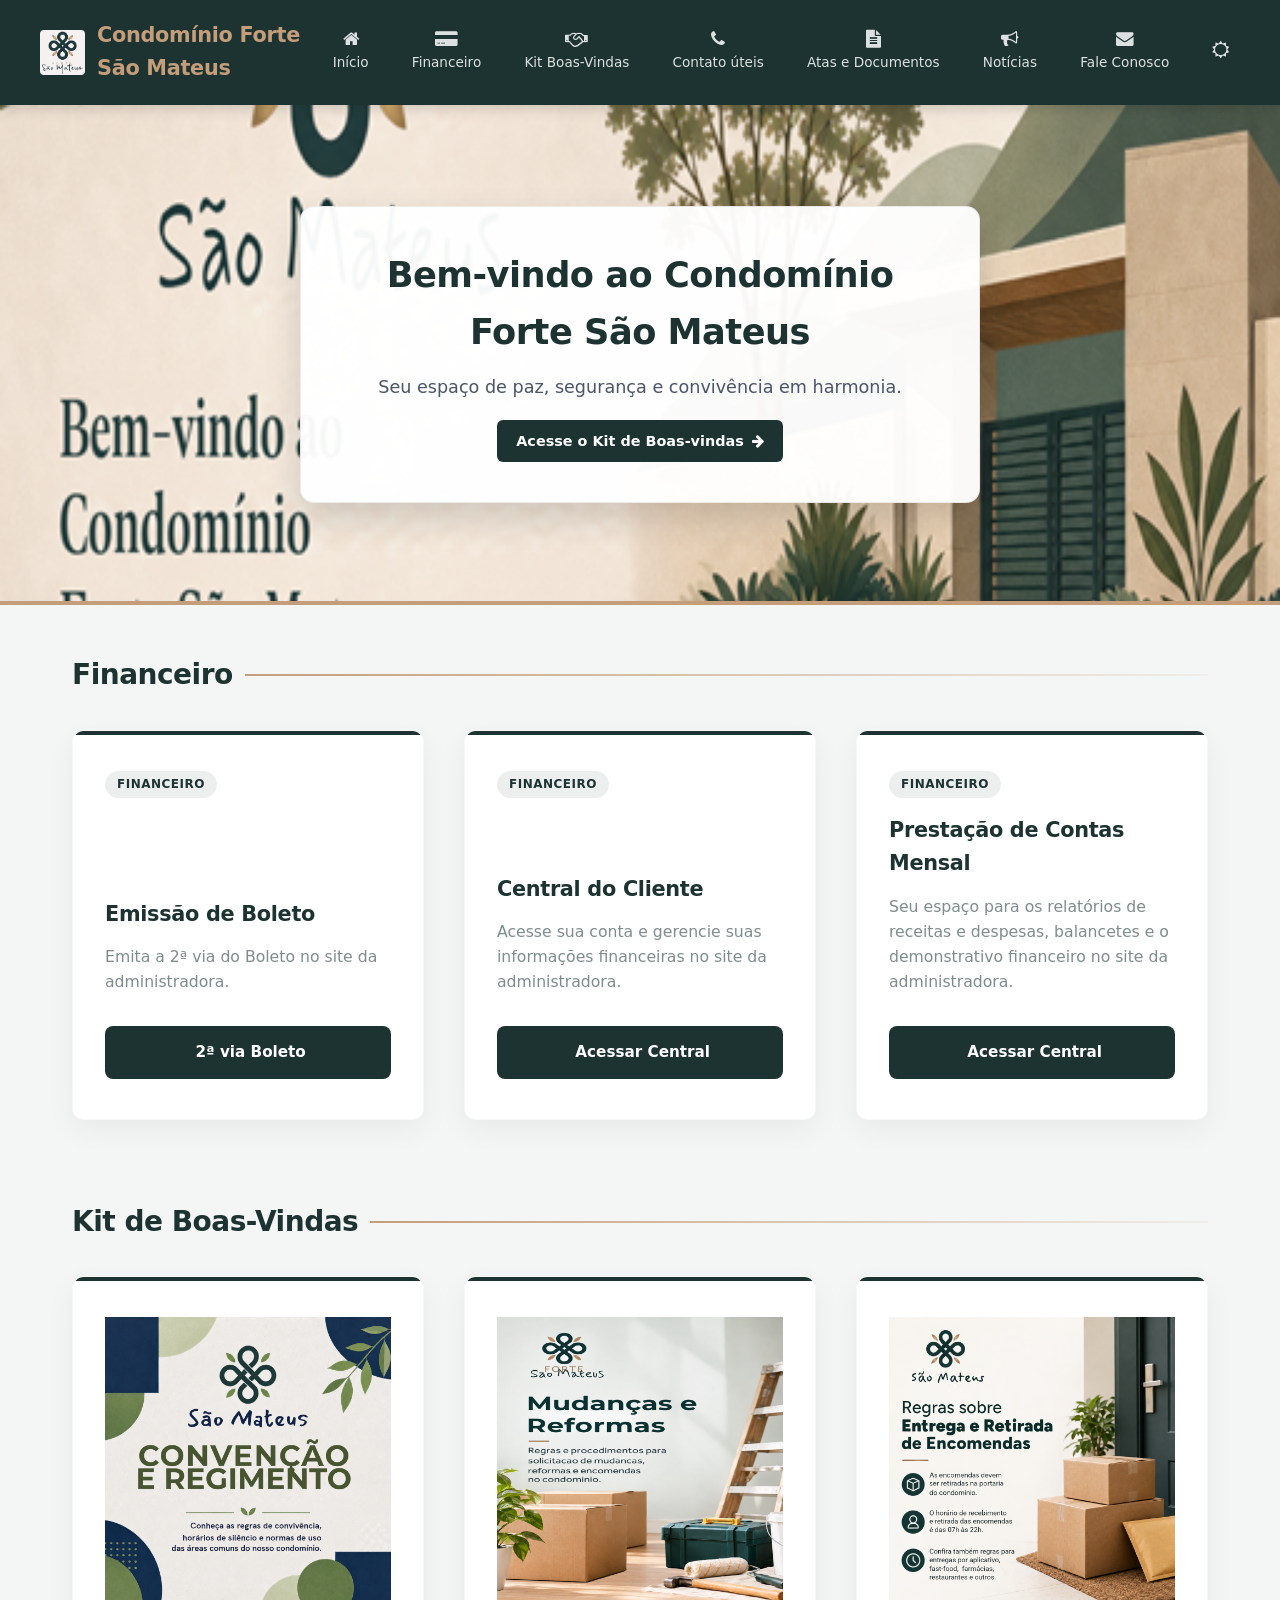
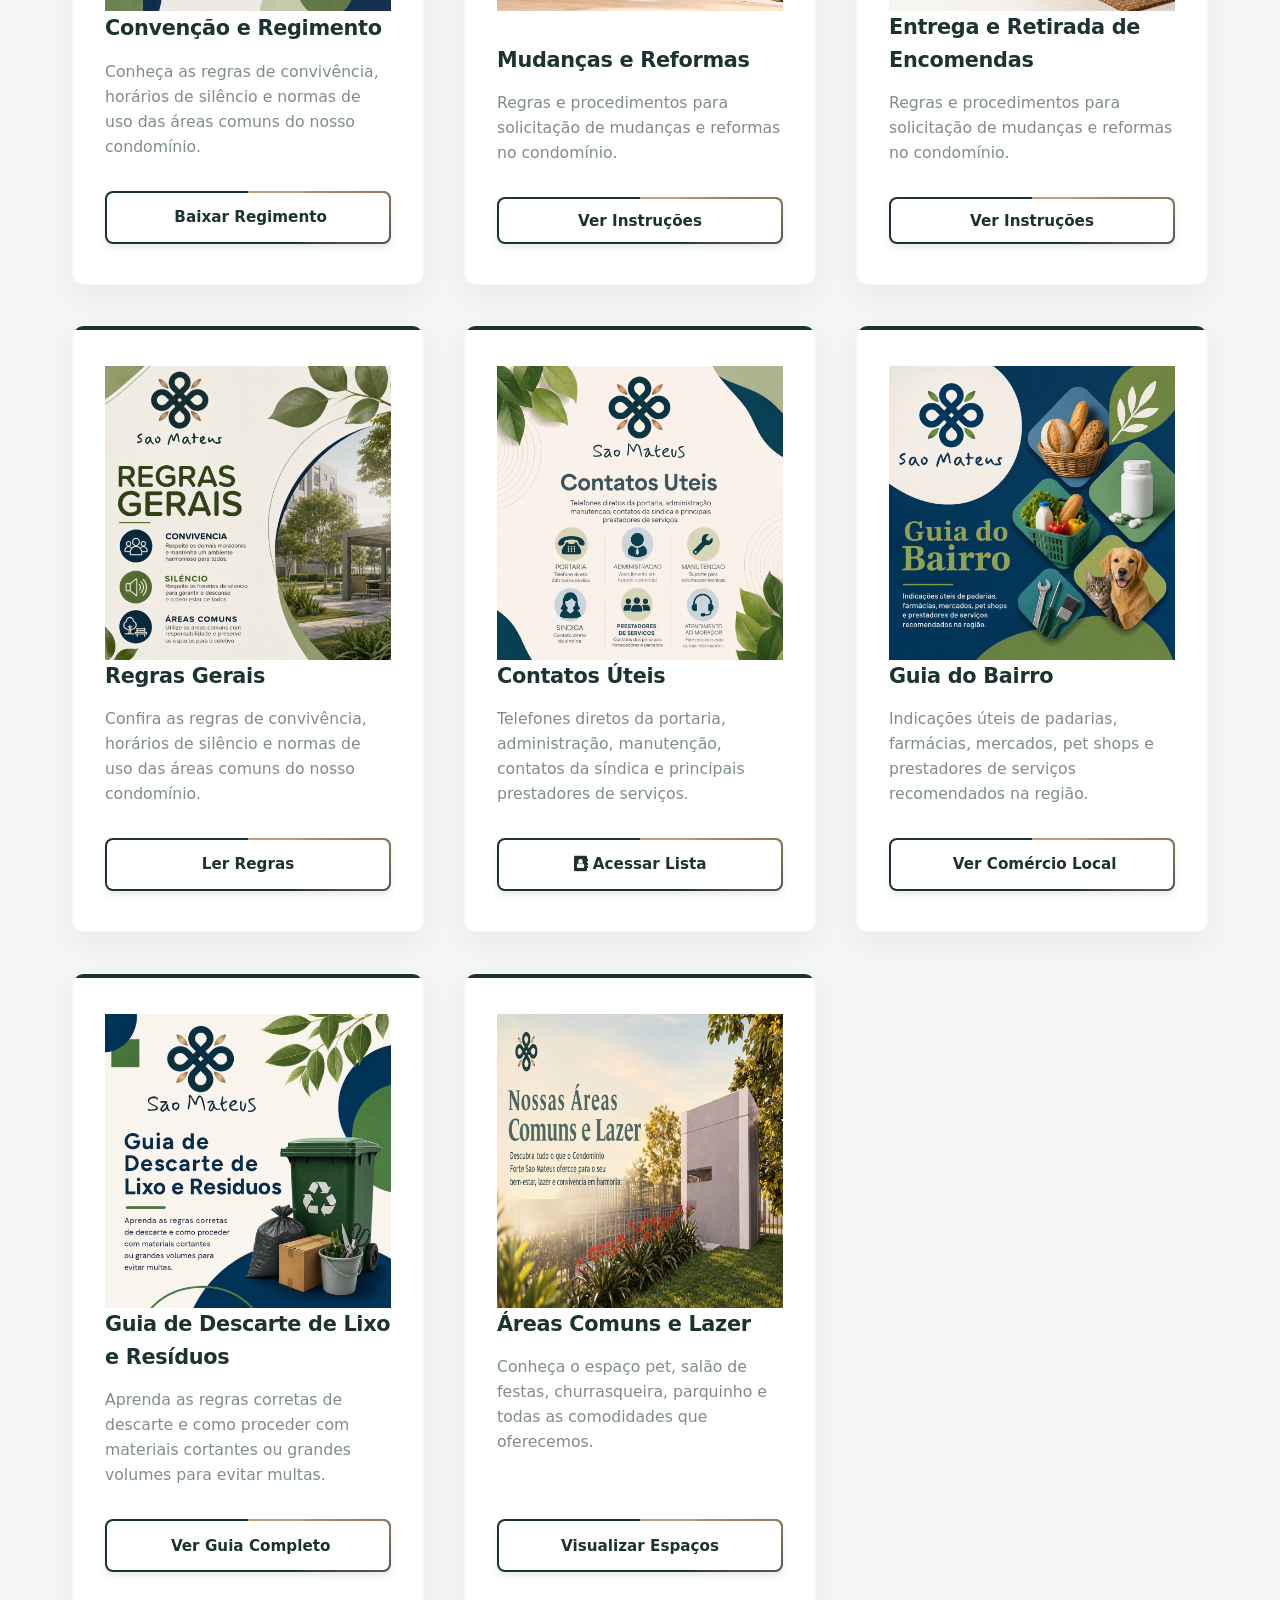
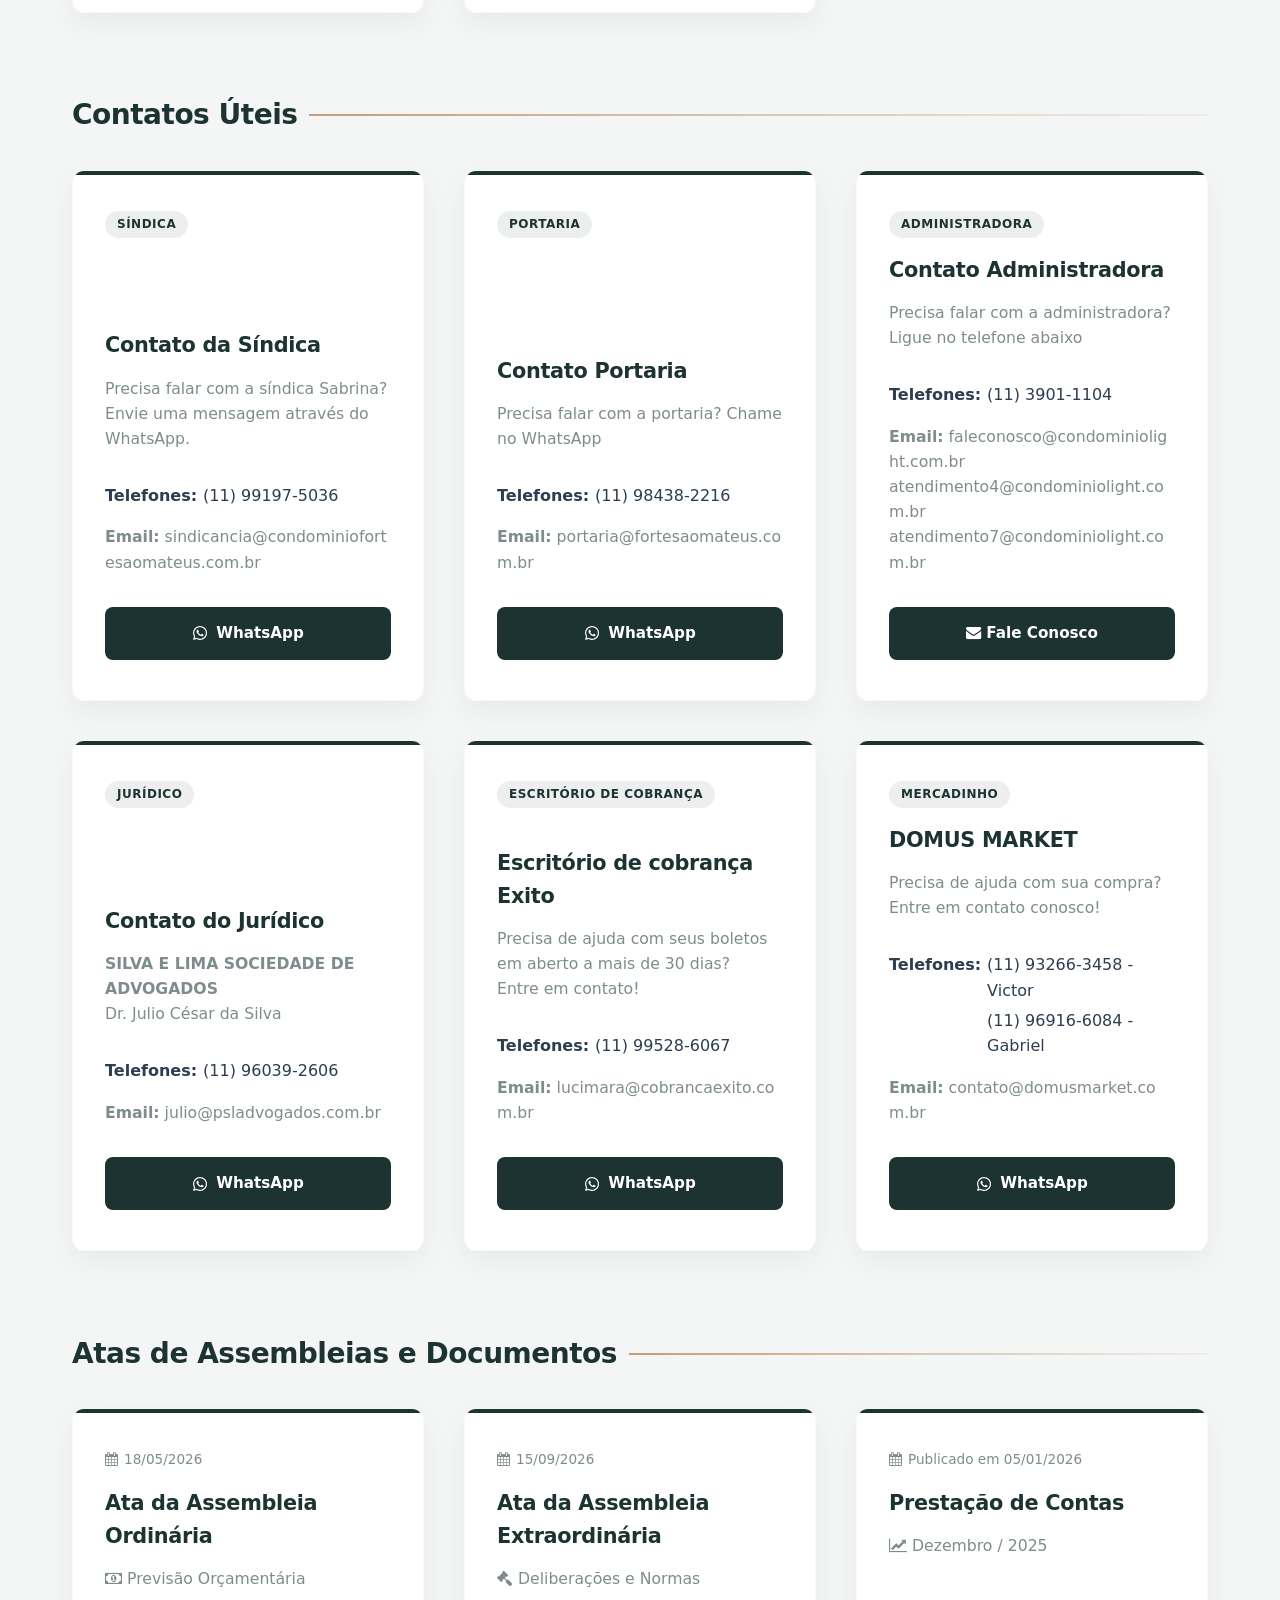
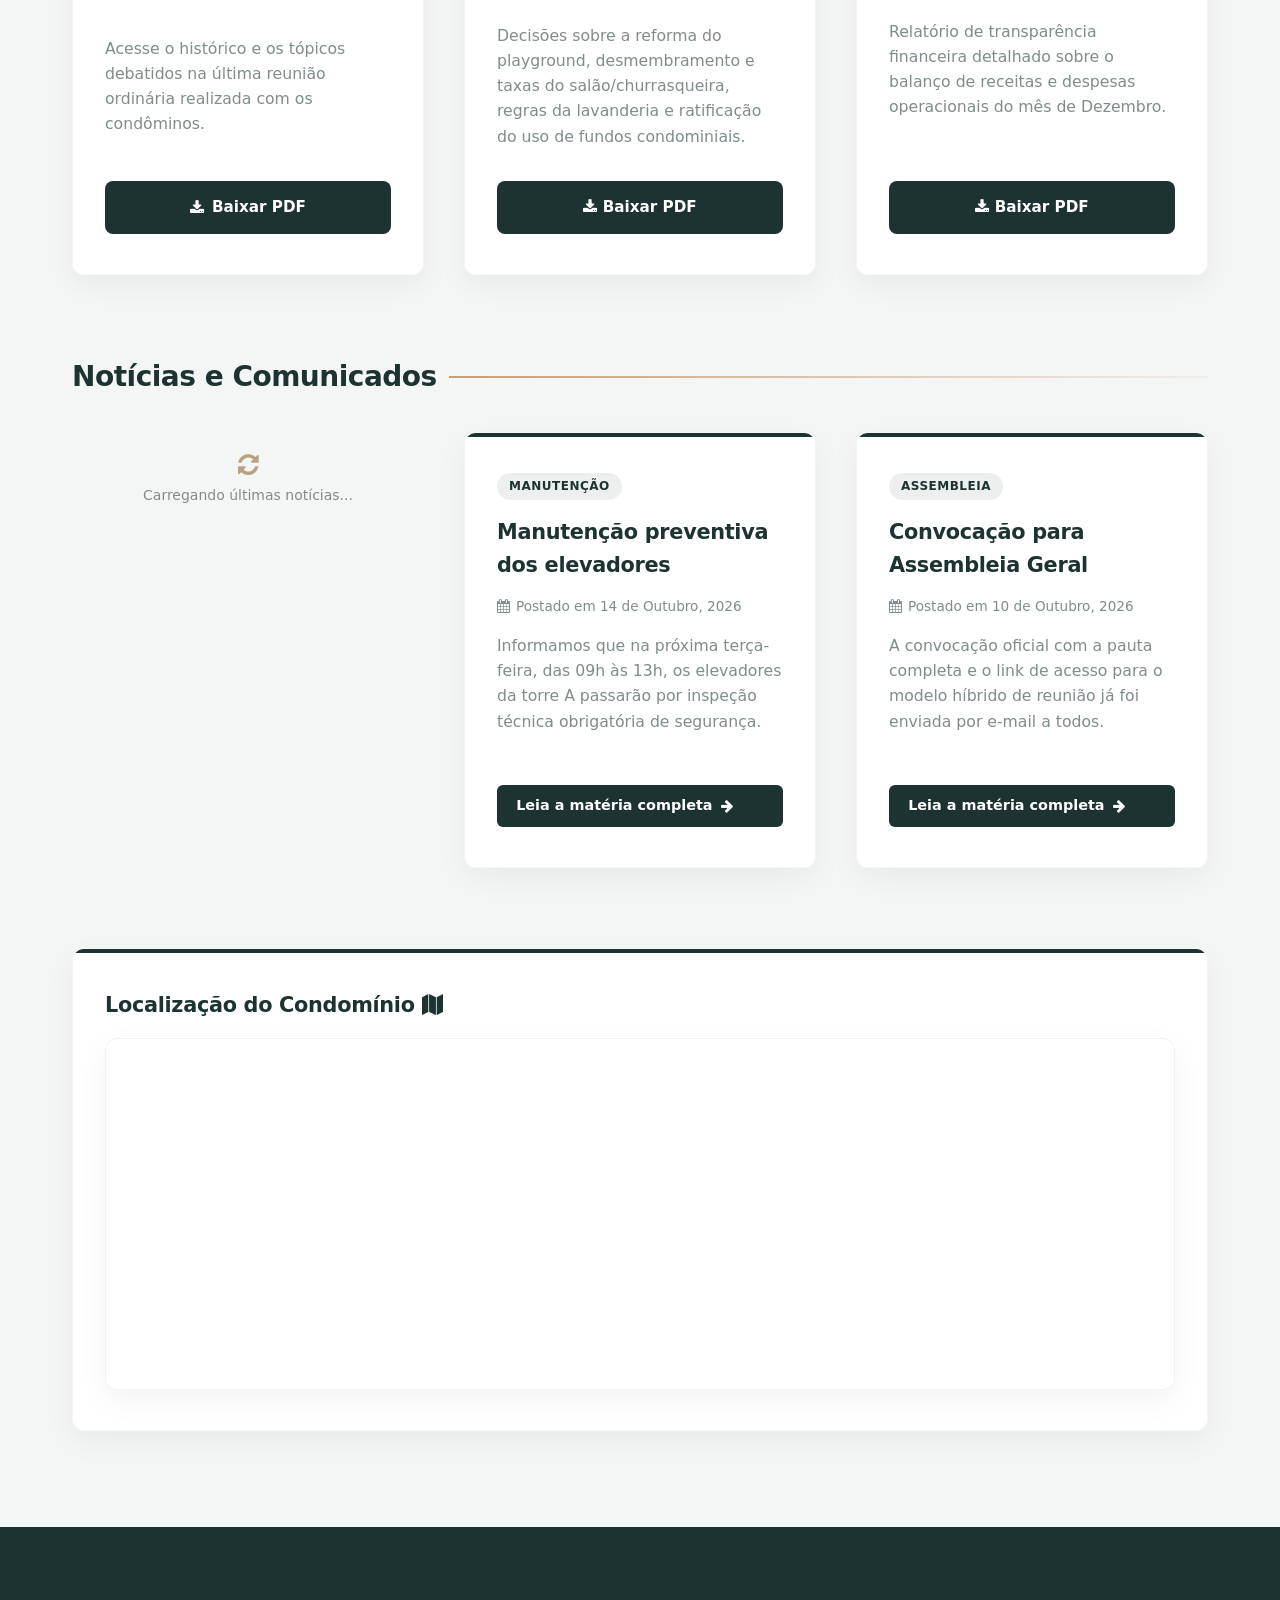
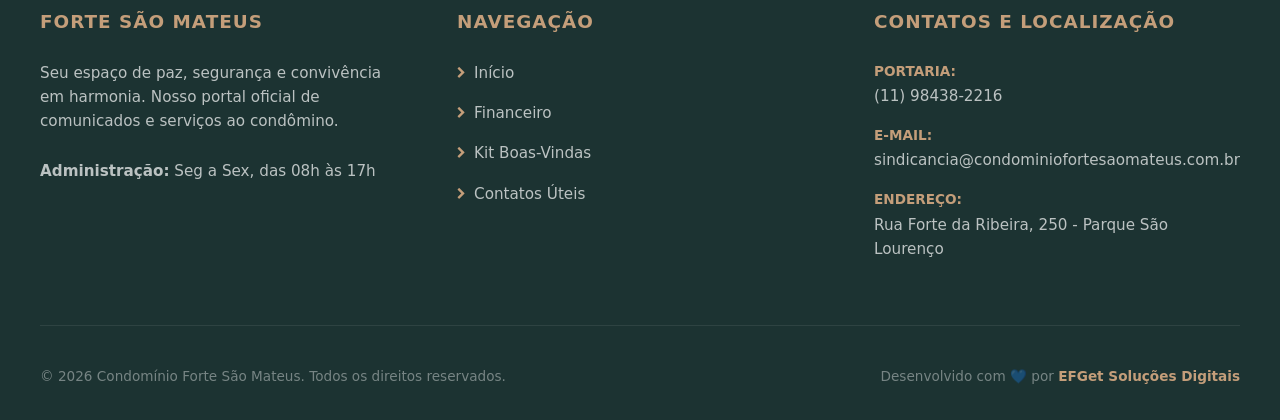
<file: index.html>
<!DOCTYPE html>
<html lang="pt-BR">

<head>
    <meta charset="UTF-8">
    <meta name="viewport" content="width=device-width, initial-scale=1.0">
    <title>Condomínio Forte São Mateus</title>
    <!-- Importação de Fontes Modernas e Ícones Visuais -->
    <link rel="preconnect" href="https://googleapis.com">
    <link rel="preconnect" href="https://gstatic.com" crossorigin>
    <link rel="stylesheet" href="style.css">
    <link rel="stylesheet" href="https://cdnjs.cloudflare.com/ajax/libs/font-awesome/4.7.0/css/font-awesome.min.css">
    <!-- Vincula o Manifesto do PWA -->
    <link rel="manifest" href="manifest.json" crossorigin="use-credentials">
    <meta name="theme-color" content="#1C3332">
</head>

<body>

    <!-- ------------------------------------
       CABEÇALHO (NAVBAR)
    --------------------------------------- -->
    <header class="cabecalho">
        <div class="container-header">
            <a href="#inicio" class="logo-link">
                <div class="logo-container">
                    <img src="imagens/LogoForteSaoMateus.png" alt="Logo" class="logo-img" href="#inicio">
                    <div class="logo-titulo"> <span>Condomínio Forte São Mateus</span></div>
                </div>
            </a>

            <!-- MENU MOBILE: Lista vertical flutuante, escondida por padrão no PC e celular -->
            <nav id="mobile-nav" class="hidden">
                <ul>
                    <!-- <div class="mobile-dark-container">
                        <button id="btn-dark-mobile" class="btn-toggle-dark" aria-label="Alternar Modo Escuro">
                            <i class="fa fa-moon-o"></i> <span></span>
                        </button>
                    </div> -->
                    <button id="btn-dark-mobile" class="btn-toggle-dark" aria-label="Alternar Modo Escuro">
                        <i class="fa fa-moon-o"></i> <span></span>
                    </button>
                    <li><a href="#inicio"><i class="fa fa-home"></i> Início</a></li>
                    <li><a href="#financeiro"><i class="fa fa-credit-card-alt"></i> Financeiro</a></li>
                    <li><a href="#boas-vindas"><i class="fa fa-handshake-o"></i> Kit Boas-Vindas</a></li>
                    <li><a href="contatos-uteis.html"><i class="fa fa-phone"></i> Contato úteis</a></li>
                    <li><a href="#atas"><i class="fa fa-file-text"></i> Atas e Documentos</a></li>
                    <li> <a href="noticias.html#mural-noticias-completo"><i class="fa fa-bullhorn"></i> Notícias</a>
                    </li>
                    <li><a href="faleconosco.html"><i class="fa fa-envelope"></i> Fale Conosco</a></li>
                </ul>
            </nav>

            <nav class="menu-navegacao">
                <a href="#inicio"><i class="fa fa-home"></i> Início</a>
                <a href="#financeiro"><i class="fa fa-credit-card-alt"></i> Financeiro</a>
                <a href="#boas-vindas"><i class="fa fa-handshake-o"></i> Kit Boas-Vindas</a>
                <a href="contatos-uteis.html"><i class="fa fa-phone"></i> Contato úteis</a>
                <a href="#atas"><i class="fa fa-file-text"></i> Atas e Documentos</a>
                <a href="noticias.html#mural-noticias-completo"><i class="fa fa-bullhorn"></i> Notícias</a>
                <a href="faleconosco.html"><i class="fa fa-envelope"></i> Fale Conosco</a>

                <button id="btn-dark-desktop" class="item-menu-dark">
                    <i class="fa fa-sun-o"></i>
                    <span></span>
                </button>
            </nav>
        </div>

    </header>

    <!-- ------------------------------------
       CARROSSEL / HERO PRINCIPAL
    --------------------------------------- -->

    <section class="carrossel-secao" id="inicio">
        <!-- Apenas um container principal do carrossel -->
        <div class="carrossel-container">

            <!-- SLIDE 1: Fixo de Boas-Vindas -->
            <div class="slide ativo">
                <picture class="slide-background">
                    <source media="(max-width: 768px)" srcset="imagens/banner-boas-vindas-4-Mobile.png">
                    <img src="imagens/banner-boas-vindas-4-Desktop.png" alt="Forte São Mateus">
                </picture>
                <div class="slide-conteudo">
                    <h1>Bem-vindo ao Condomínio Forte São Mateus</h1>
                    <p>Seu espaço de paz, segurança e convivência em harmonia.</p>
                    <a href="#boas-vindas" class="btn-slide-noticia">
                        Acesse o Kit de Boas-vindas <i class="fa fa-arrow-right"></i>
                    </a>
                </div>
            </div>

            <!-- Os slides dinâmicos da planilha serão injetados pelo JS EXATAMENTE AQUI -->

            <div class="carrossel-progresso">
                <div class="barra-progresso"></div>
            </div>

            <!-- INDICADORES DE NAVEGAÇÃO (BOLINHAS) -->
            <div class="carrossel-indicadores"></div>

        </div>
    </section>

    <!-- ------------------------------------
       CONTEÚDO PRINCIPAL DO PORTAL
    --------------------------------------- -->
    <main class="conteudo-principal">

        <!-- SEÇÃO: FINANCEIRO -->
        <section id="financeiro" class="secao">
            <h2 class="titulo-secao">Financeiro</h2>
            <div class="grid-cards">

                <!-- Card 1: Boleto Administradora -->
                <div class="card revelar-ao-scroll">
                    <span class="tag-financeiro">FINANCEIRO</span>
                    <div class="card-financeiro">
                        <h3>Emissão de Boleto</h3>
                        <p>Emita a 2ª via do Boleto no site da administradora.</p>
                        <a href="https://www.condominiolight.com.br/consulta/?cpf" class="btn-acao" target="_blank"
                            rel="noopener noreferrer">
                            <i class="fa fa-file-pdf"></i> 2ª via Boleto
                        </a>
                    </div>
                </div>

                <!-- Card 2: Central do Cliente Administradora -->
                <div class="card revelar-ao-scroll">
                    <span class="tag-financeiro">FINANCEIRO</span>
                    <div class="card-financeiro">
                        <h3>Central do Cliente</h3>
                        <p>Acesse sua conta e gerencie suas informações financeiras no site da administradora.</p>
                        <!-- <a href="https://www.webware.com.br/bin/administradora/default.asp?adm=14147815" class="btn-acao" download><i class="fa fa-user"></i> Acessar Central</a> -->
                        <a href="https://www.webware.com.br/bin/administradora/default.asp?adm=14147815"
                            class="btn-acao" target="_blank" rel="noopener noreferrer">
                            <i class="fa fa-file-pdf"></i> Acessar Central
                        </a>
                    </div>
                </div>

                <!-- Card 3: Prestação de Contas Mensal -->
                <div class="card revelar-ao-scroll">
                    <span class="tag-financeiro">FINANCEIRO</span>
                    <div class="card-financeiro">
                        <h3>Prestação de Contas Mensal</h3>
                        <p>Seu espaço para os relatórios de receitas e despesas, balancetes e o demonstrativo
                            financeiro no site da administradora.</p>
                        <a href="https://www.webware.com.br/bin/administradora/default.asp?adm=14147815"
                            class="btn-acao" target="_blank" rel="noopener noreferrer">
                            <i class="fa fa-file-pdf"></i> Acessar Central
                        </a>
                    </div>
                </div>

            </div>
        </section>

        <!-- SEÇÃO: KIT DE BOAS-VINDAS (CARDS COM IMAGEM DE TOPO) -->
        <section id="boas-vindas" class="secao">
            <h2 class="titulo-secao">Kit de Boas-Vindas</h2>
            <div class="grid-cards">

                <!-- Card 1: Convenção -->
                <div class="card revelar-ao-scroll">
                    <div class="card-imagem-topo">
                        <img src="imagens/convenção_FSM-4.png" alt="Regimento">
                    </div>
                    <div class="card-conteudo">
                        <h3>Convenção e Regimento</h3>
                        <p>Conheça as regras de convivência, horários de silêncio e normas de uso das áreas comuns do
                            nosso condomínio.</p>
                        <a href="Documentos/Regimento interno.pdf" class="btn-acao-boas-vindas" download
                            target="_blank"><i class="fa fa-file-pdf"></i> Baixar Regimento</a>
                    </div>
                </div>

                <!-- Card 2: Mudanças -->
                <div class="card revelar-ao-scroll">
                    <div class="card-imagem-topo">
                        <img src="imagens/Mudanças-e-Reformas.png" alt="Reformas">
                    </div>
                    <div class="card-conteudo">
                        <h3>Mudanças e Reformas</h3>
                        <p>Regras e procedimentos para solicitação de mudanças e reformas no condomínio.</p>

                        <button id="btn-abrir-instrucoes" class="btn-acao-boas-vindas">Ver Instruções</button>
                    </div>
                </div>

                <!-- Card 3: Encomendas -->
                <div class="card revelar-ao-scroll">
                    <div class="card-imagem-topo">
                        <img src="imagens/Entrega-e-retirada-de-encomendas.png" alt="Reformas">
                    </div>
                    <div class="card-conteudo">
                        <h3>Entrega e Retirada de Encomendas</h3>
                        <p>Regras e procedimentos para solicitação de mudanças e reformas no condomínio.</p>

                        <button id="btn-abrir-encomendas" class="btn-acao-boas-vindas">Ver Instruções</button>
                    </div>
                </div>


                <!-- Card 4: Regras Gerais -->
                <div class="card revelar-ao-scroll">
                    <div class="card-imagem-topo">
                        <img src="imagens/Regras-Gerais.png" alt="Reformas">
                    </div>
                    <div class="card-conteudo">
                        <h3>Regras Gerais</h3>
                        <p>Confira as regras de convivência, horários de silêncio e normas de uso das áreas comuns do
                            nosso condomínio.</p>
                        <a href="regras.html" class="btn-acao-boas-vindas">Ler Regras</a>
                    </div>
                </div>

                <!-- Card 5: Contatos Úteis -->
                <div class="card revelar-ao-scroll">
                    <div class="card-imagem-topo">
                        <img src="imagens/Contatos-uteis.png" alt="Contatos">
                    </div>
                    <div class="card-conteudo">
                        <h3>Contatos Úteis</h3>
                        <p>Telefones diretos da portaria, administração, manutenção, contatos da síndica e principais
                            prestadores de serviços.</p>
                        <a href="contatos-uteis.html" class="btn-acao-boas-vindas"><i class="fa fa-address-book"></i>
                            Acessar
                            Lista </a>
                    </div>
                </div>

                <!-- Card 6: Guia do Bairro -->
                <div class="card revelar-ao-scroll">
                    <div class="card-imagem-topo">
                        <img src="imagens/Guia-bairro-1.png" alt="Guia do Bairro">
                    </div>
                    <div class="card-conteudo">
                        <h3>Guia do Bairro</h3>
                        <p>Indicações úteis de padarias, farmácias, mercados, pet shops e prestadores de serviços
                            recomendados na região.</p>
                        <a href="guia-bairro.html" class="btn-acao-boas-vindas"><i class="fa fa-map-location-dot"></i>
                            Ver
                            Comércio Local</a>
                    </div>
                </div>

                <!-- Card 7: Lixo e Reciclagem -->
                <div class="card revelar-ao-scroll">
                    <div class="card-imagem-topo">
                        <img src="imagens/Guia-descarte-lixo-1.png" alt="Reciclagem">
                    </div>
                    <div class="card-conteudo">
                        <h3>Guia de Descarte de Lixo e Resíduos</h3>
                        <p>Aprenda as regras corretas de descarte e como proceder com materiais
                            cortantes ou grandes volumes para evitar multas.</p>
                        <a href="guia-lixo.html" class="btn-acao-boas-vindas"><i class="fa fa-trash-can"></i>
                            Ver Guia Completo
                        </a>
                    </div>
                </div>

                <div class="card revelar-ao-scroll">
                    <!-- <span class="badge-categoria">Condomínio</span> -->
                     <div class="card-imagem-topo">
                        <img src="imagens/areas-comuns/card-nossas-areas2.png" alt="nossas-areas">
                    </div>
                    <h3>Áreas Comuns e Lazer</h3>
                    <p>Conheça o espaço pet, salão de festas, churrasqueira, parquinho e todas as comodidades que
                        oferecemos.</p>
                    <a href="areas-comuns.html" class="btn-acao-boas-vindas">Visualizar Espaços</a>
                </div>

            </div>
        </section>

        <!-- SEÇÃO: Contatos úteis -->
        <section id="contatos-uteis" class="secao">
            <h2 class="titulo-secao">Contatos Úteis</h2>
            <div class="grid-cards">

                <!-- Card 1: Contato Síndica -->
                <div class="card revelar-ao-scroll">
                    <span class="badge-contatos-uteis">SÍNDICA</span>
                    <div class="card-contato-uteis">
                        <h3>Contato da Síndica</h3>
                        <p> Precisa falar com a síndica Sabrina? <br>Envie uma mensagem através do WhatsApp.</p>
                        <div class="bloco-telefones">
                            <strong>Telefones:</strong>
                            <div class="lista-numeros">
                                <span>(11) 99197-5036</span>
                            </div>
                        </div>
                        <p class="email-contato"> <strong>Email:</strong> sindicancia@condominiofortesaomateus.com.br
                        </p>
                        <a href="http://wa.me/5511991975036" class="btn-acao" target="_blank" rel="noopener noreferrer"
                            style="display: inline-flex; align-items: center; justify-content: center; gap: 8px;">
                            <svg xmlns="http://w3.org" viewBox="0 0 448 512" width="16" height="16" fill="currentColor">
                                <path
                                    d="M380.9 97.1C339 55.1 283.2 32 223.9 32c-122.4 0-222 99.6-222 222 0 39.1 10.2 77.3 29.6 111L0 480l117.7-30.9c32.4 17.7 68.9 27 106.1 27h.1c122.3 0 224.1-99.6 224.1-222 0-59.3-25.2-115-67.1-157zm-157 341.6c-33.2 0-65.7-8.9-94-25.7l-6.7-4-69.8 18.3L72 359.2l-4.4-7c-18.5-29.4-28.2-63.3-28.2-98.2 0-101.7 82.8-184.5 184.6-184.5 49.3 0 95.6 19.2 130.4 54.1 34.8 34.9 56.2 81.2 56.1 130.5 0 101.8-84.9 184.6-186.6 184.6zm101.2-138.2c-5.5-2.8-32.8-16.2-37.9-18-5.1-1.9-8.8-2.8-12.5 2.8-3.7 5.6-14.3 18-17.6 21.8-3.2 3.7-6.5 4.2-12 1.4-32.6-16.3-54-29.1-75.5-66-5.7-9.8 5.7-9.1 16.3-30.3 1.8-3.7 .9-6.9-.5-9.7-1.4-2.8-12.5-30.1-17.1-41.2-4.5-10.8-9.1-9.3-12.5-9.5-3.2-.2-6.9-.2-10.6-.2-3.7 0-9.7 1.4-14.8 6.9-5.1 5.6-19.4 19-19.4 46.3 0 27.3 19.9 53.7 22.6 57.4 2.8 3.7 39.1 59.7 94.8 83.8 35.2 15.2 49 16.5 66.6 13.9 10.7-1.6 32.8-13.4 37.4-26.4 4.6-13 4.6-24.1 3.2-26.4-1.3-2.5-5-3.9-10.5-6.6z" />
                            </svg>
                            WhatsApp
                        </a>
                    </div>
                </div>

                <!-- Card 2: Contato Portaria -->
                <div class="card revelar-ao-scroll">
                    <span class="badge-contatos-uteis">PORTARIA</span>
                    <div class="card-contato-uteis">
                        <h3>Contato Portaria</h3>
                        <p> Precisa falar com a portaria? Chame no WhatsApp </p>
                        <div class="bloco-telefones">
                            <strong>Telefones:</strong>
                            <div class="lista-numeros">
                                <span>(11) 98438-2216</span>
                            </div>
                        </div>
                        <!-- <p><strong>Telefone:</strong> (11) 98438-2216</p> -->
                        <p class="email-contato"> <strong>Email:</strong> portaria@fortesaomateus.com.br</p>
                        <a href="http://wa.me/5511984382216" class="btn-acao" target="_blank" rel="noopener noreferrer"
                            style="display: inline-flex; align-items: center; justify-content: center; gap: 8px;">
                            <svg xmlns="http://w3.org" viewBox="0 0 448 512" width="16" height="16" fill="currentColor">
                                <path
                                    d="M380.9 97.1C339 55.1 283.2 32 223.9 32c-122.4 0-222 99.6-222 222 0 39.1 10.2 77.3 29.6 111L0 480l117.7-30.9c32.4 17.7 68.9 27 106.1 27h.1c122.3 0 224.1-99.6 224.1-222 0-59.3-25.2-115-67.1-157zm-157 341.6c-33.2 0-65.7-8.9-94-25.7l-6.7-4-69.8 18.3L72 359.2l-4.4-7c-18.5-29.4-28.2-63.3-28.2-98.2 0-101.7 82.8-184.5 184.6-184.5 49.3 0 95.6 19.2 130.4 54.1 34.8 34.9 56.2 81.2 56.1 130.5 0 101.8-84.9 184.6-186.6 184.6zm101.2-138.2c-5.5-2.8-32.8-16.2-37.9-18-5.1-1.9-8.8-2.8-12.5 2.8-3.7 5.6-14.3 18-17.6 21.8-3.2 3.7-6.5 4.2-12 1.4-32.6-16.3-54-29.1-75.5-66-5.7-9.8 5.7-9.1 16.3-30.3 1.8-3.7 .9-6.9-.5-9.7-1.4-2.8-12.5-30.1-17.1-41.2-4.5-10.8-9.1-9.3-12.5-9.5-3.2-.2-6.9-.2-10.6-.2-3.7 0-9.7 1.4-14.8 6.9-5.1 5.6-19.4 19-19.4 46.3 0 27.3 19.9 53.7 22.6 57.4 2.8 3.7 39.1 59.7 94.8 83.8 35.2 15.2 49 16.5 66.6 13.9 10.7-1.6 32.8-13.4 37.4-26.4 4.6-13 4.6-24.1 3.2-26.4-1.3-2.5-5-3.9-10.5-6.6z" />
                            </svg>
                            WhatsApp
                        </a>
                    </div>
                </div>

                <!-- Card 3: Contato Administradora -->
                <div class="card revelar-ao-scroll">
                    <span class="badge-contatos-uteis">ADMINISTRADORA</span>
                    <div class="card-contato-uteis">
                        <h3>Contato Administradora</h3>
                        <p> Precisa falar com a administradora? Ligue no telefone abaixo </p>
                        <div class="bloco-telefones">
                            <strong>Telefones:</strong>
                            <div class="lista-numeros">
                                <span>(11) 3901-1104</span>
                            </div>
                        </div>
                        <!-- <p><strong>Telefone:</strong> (11) 3901-1104</p> -->
                        <p class="email-contato"> <strong>Email:</strong> faleconosco@condominiolight.com.br <br>
                            atendimento4@condominiolight.com.br <br> atendimento7@condominiolight.com.br</p>
                        <!-- <a href="https://www.condominiolight.com.br/contato/" class="btn-acao" download><i class="fa fa-file-pdf"></i> Fale Conosco</a> -->
                        <a href="https://www.condominiolight.com.br/contato/" class="btn-acao" target="_blank"
                            rel="noopener noreferrer">
                            <i class="fa fa-envelope"></i> Fale Conosco
                        </a>
                    </div>
                </div>

                <!-- Card 4: Jurídico -->
                <div class="card revelar-ao-scroll">
                    <span class="badge-contatos-uteis">JURÍDICO</span>
                    <div class="card-contato-uteis">
                        <h3>Contato do Jurídico</h3>
                        <p><strong> SILVA E LIMA SOCIEDADE DE ADVOGADOS </strong> <br> Dr. Julio César da Silva</p>
                        <div class="bloco-telefones">
                            <strong>Telefones:</strong>
                            <div class="lista-numeros">
                                <span>(11) 96039-2606</span>
                            </div>
                            <!-- <p><strong>Telefones:</strong> (11) 99981-8103 </p> -->
                        </div>
                        <p class="email-contato"> <strong>Email:</strong> julio@psladvogados.com.br</p>
                        <a href="http://wa.me/5511960392606" class="btn-acao" target="_blank" rel="noopener noreferrer"
                            style="display: inline-flex; align-items: center; justify-content: center; gap: 8px;">
                            <svg xmlns="http://w3.org" viewBox="0 0 448 512" width="16" height="16" fill="currentColor">
                                <path
                                    d="M380.9 97.1C339 55.1 283.2 32 223.9 32c-122.4 0-222 99.6-222 222 0 39.1 10.2 77.3 29.6 111L0 480l117.7-30.9c32.4 17.7 68.9 27 106.1 27h.1c122.3 0 224.1-99.6 224.1-222 0-59.3-25.2-115-67.1-157zm-157 341.6c-33.2 0-65.7-8.9-94-25.7l-6.7-4-69.8 18.3L72 359.2l-4.4-7c-18.5-29.4-28.2-63.3-28.2-98.2 0-101.7 82.8-184.5 184.6-184.5 49.3 0 95.6 19.2 130.4 54.1 34.8 34.9 56.2 81.2 56.1 130.5 0 101.8-84.9 184.6-186.6 184.6zm101.2-138.2c-5.5-2.8-32.8-16.2-37.9-18-5.1-1.9-8.8-2.8-12.5 2.8-3.7 5.6-14.3 18-17.6 21.8-3.2 3.7-6.5 4.2-12 1.4-32.6-16.3-54-29.1-75.5-66-5.7-9.8 5.7-9.1 16.3-30.3 1.8-3.7 .9-6.9-.5-9.7-1.4-2.8-12.5-30.1-17.1-41.2-4.5-10.8-9.1-9.3-12.5-9.5-3.2-.2-6.9-.2-10.6-.2-3.7 0-9.7 1.4-14.8 6.9-5.1 5.6-19.4 19-19.4 46.3 0 27.3 19.9 53.7 22.6 57.4 2.8 3.7 39.1 59.7 94.8 83.8 35.2 15.2 49 16.5 66.6 13.9 10.7-1.6 32.8-13.4 37.4-26.4 4.6-13 4.6-24.1 3.2-26.4-1.3-2.5-5-3.9-10.5-6.6z" />
                            </svg>
                            WhatsApp
                        </a>
                    </div>
                </div>

                <!-- Card 5: Escritório de Cobrança -->
                <div class="card revelar-ao-scroll">
                    <span class="badge-contatos-uteis">Escritório de Cobrança</span>
                    <div class="card-contato-uteis">
                        <h3>Escritório de cobrança Exito</h3>
                        <p> Precisa de ajuda com seus boletos em aberto a mais de 30 dias? <br>Entre em contato!</p>
                        <div class="bloco-telefones">
                            <strong>Telefones:</strong>
                            <div class="lista-numeros">
                                <span>(11) 99528-6067</span>
                            </div>
                            <!-- <p><strong>Telefones:</strong> (11) 99981-8103 </p> -->
                        </div>
                        <p class="email-contato"> <strong>Email:</strong> lucimara@cobrancaexito.com.br</p>
                        <a href="http://wa.me/5511995286067" class="btn-acao" target="_blank" rel="noopener noreferrer"
                            style="display: inline-flex; align-items: center; justify-content: center; gap: 8px;">
                            <svg xmlns="http://w3.org" viewBox="0 0 448 512" width="16" height="16" fill="currentColor">
                                <path
                                    d="M380.9 97.1C339 55.1 283.2 32 223.9 32c-122.4 0-222 99.6-222 222 0 39.1 10.2 77.3 29.6 111L0 480l117.7-30.9c32.4 17.7 68.9 27 106.1 27h.1c122.3 0 224.1-99.6 224.1-222 0-59.3-25.2-115-67.1-157zm-157 341.6c-33.2 0-65.7-8.9-94-25.7l-6.7-4-69.8 18.3L72 359.2l-4.4-7c-18.5-29.4-28.2-63.3-28.2-98.2 0-101.7 82.8-184.5 184.6-184.5 49.3 0 95.6 19.2 130.4 54.1 34.8 34.9 56.2 81.2 56.1 130.5 0 101.8-84.9 184.6-186.6 184.6zm101.2-138.2c-5.5-2.8-32.8-16.2-37.9-18-5.1-1.9-8.8-2.8-12.5 2.8-3.7 5.6-14.3 18-17.6 21.8-3.2 3.7-6.5 4.2-12 1.4-32.6-16.3-54-29.1-75.5-66-5.7-9.8 5.7-9.1 16.3-30.3 1.8-3.7 .9-6.9-.5-9.7-1.4-2.8-12.5-30.1-17.1-41.2-4.5-10.8-9.1-9.3-12.5-9.5-3.2-.2-6.9-.2-10.6-.2-3.7 0-9.7 1.4-14.8 6.9-5.1 5.6-19.4 19-19.4 46.3 0 27.3 19.9 53.7 22.6 57.4 2.8 3.7 39.1 59.7 94.8 83.8 35.2 15.2 49 16.5 66.6 13.9 10.7-1.6 32.8-13.4 37.4-26.4 4.6-13 4.6-24.1 3.2-26.4-1.3-2.5-5-3.9-10.5-6.6z" />
                            </svg>
                            WhatsApp
                        </a>
                    </div>
                </div>

                <!-- Card 6: CONTATO - DOMUS MARKET - MERCADO -->
                <div class="card revelar-ao-scroll">
                    <span class="badge-contatos-uteis">MERCADINHO</span>
                    <div class="card-contato-uteis">
                        <h3>DOMUS MARKET</h3>
                        <p> Precisa de ajuda com sua compra? Entre em contato conosco! </p>
                        <div class="bloco-telefones">
                            <strong>Telefones:</strong>
                            <div class="lista-numeros">
                                <span>(11) 93266-3458 - Victor</span>
                                <span>(11) 96916-6084 - Gabriel</span>
                            </div>
                        </div>
                        <!-- <p><strong>Telefones:</strong> (11) 93266-3458 - Victor <br> (11) 96916-6084 - Gabriel</p> -->
                        <p class="email-contato"> <strong>Email:</strong> contato@domusmarket.com.br</p>
                        <a href="http://wa.me/5511932663458" class="btn-acao" target="_blank" rel="noopener noreferrer"
                            style="display: inline-flex; align-items: center; justify-content: center; gap: 8px;">
                            <svg xmlns="http://w3.org" viewBox="0 0 448 512" width="16" height="16" fill="currentColor">
                                <path
                                    d="M380.9 97.1C339 55.1 283.2 32 223.9 32c-122.4 0-222 99.6-222 222 0 39.1 10.2 77.3 29.6 111L0 480l117.7-30.9c32.4 17.7 68.9 27 106.1 27h.1c122.3 0 224.1-99.6 224.1-222 0-59.3-25.2-115-67.1-157zm-157 341.6c-33.2 0-65.7-8.9-94-25.7l-6.7-4-69.8 18.3L72 359.2l-4.4-7c-18.5-29.4-28.2-63.3-28.2-98.2 0-101.7 82.8-184.5 184.6-184.5 49.3 0 95.6 19.2 130.4 54.1 34.8 34.9 56.2 81.2 56.1 130.5 0 101.8-84.9 184.6-186.6 184.6zm101.2-138.2c-5.5-2.8-32.8-16.2-37.9-18-5.1-1.9-8.8-2.8-12.5 2.8-3.7 5.6-14.3 18-17.6 21.8-3.2 3.7-6.5 4.2-12 1.4-32.6-16.3-54-29.1-75.5-66-5.7-9.8 5.7-9.1 16.3-30.3 1.8-3.7 .9-6.9-.5-9.7-1.4-2.8-12.5-30.1-17.1-41.2-4.5-10.8-9.1-9.3-12.5-9.5-3.2-.2-6.9-.2-10.6-.2-3.7 0-9.7 1.4-14.8 6.9-5.1 5.6-19.4 19-19.4 46.3 0 27.3 19.9 53.7 22.6 57.4 2.8 3.7 39.1 59.7 94.8 83.8 35.2 15.2 49 16.5 66.6 13.9 10.7-1.6 32.8-13.4 37.4-26.4 4.6-13 4.6-24.1 3.2-26.4-1.3-2.5-5-3.9-10.5-6.6z" />
                            </svg>
                            WhatsApp
                        </a>
                    </div>
                </div>

            </div>
        </section>

        <!-- SEÇÃO: ATAS E DOCUMENTOS (ESTILO ARQUIVO DIGITAL) -->
        <section id="atas" class="secao">
            <h2 class="titulo-secao">Atas de Assembleias e Documentos</h2>
            <div class="grid-cards">

                <!-- Ata Ordinária -->
                <div class="card revelar-ao-scroll">
                    <div class="card-conteudo-simples">
                        <span class="data-publicacao"><i class="fa fa-calendar"></i> 18/05/2026</span>
                        <h3>Ata da Assembleia Ordinária</h3>
                        <p class="tag-documento"><i class="fa fa-money"></i> Previsão Orçamentária</p>
                        <p>Acesse o histórico e os tópicos debatidos na última reunião ordinária realizada com os
                            condôminos.</p>
                        <a href="Documentos/AGO 18-05-2026.pdf" class="btn-acao" target="_blank"
                            rel="noopener noreferrer" data-protegido="true"
                            style="display: inline-flex; align-items: center; justify-content: center; gap: 8px;">
                            <i class="fa fa-download"></i>
                            Baixar PDF
                        </a>
                    </div>
                </div>

                <!-- Ata Extraordinária -->
                <div class="card revelar-ao-scroll">
                    <div class="card-conteudo-simples">
                        <span class="data-publicacao"><i class="fa fa-calendar"></i> 15/09/2026</span>
                        <h3>Ata da Assembleia Extraordinária</h3>
                        <p class="tag-documento"><i class="fa fa-gavel"></i> Deliberações e Normas</p>
                        <p>Decisões sobre a reforma do playground, desmembramento e taxas do salão/churrasqueira, regras
                            da lavanderia e ratificação do uso de fundos condominiais.</p>
                        <a href="Documentos/AGE 15-09-2026.pdf" class="btn-acao" download target="_blank"
                            data-protegido="true"><i class="fa fa-download"></i> Baixar PDF</a>
                    </div>
                </div>

                <!-- Prestação de Contas -->
                <div class="card revelar-ao-scroll">
                    <div class="card-conteudo-simples">
                        <span class="data-publicacao"><i class="fa fa-calendar"></i> Publicado em
                            05/01/2026</span>
                        <h3>Prestação de Contas</h3>
                        <p class="tag-documento"><i class="fa fa-line-chart"></i> Dezembro / 2025</p>
                        <p>Relatório de transparência financeira detalhado sobre o balanço de receitas e despesas
                            operacionais do mês de Dezembro.</p>
                        <a href="Documentos/prestacao-contas-dez-2025.pdf" class="btn-acao" download target="_blank"
                            data-protegido="true"><i class="fa fa-download"></i> Baixar PDF</a>
                    </div>
                </div>

            </div>
        </section>

        <!-- SEÇÃO: NOTÍCIAS (COM CRONOGRAMA E BADGES DE IDENTIFICAÇÃO) -->
        <section id="noticias" class="secao">
            <h2 class="titulo-secao">Notícias e Comunicados</h2>
            <div class="grid-cards">

                <div id="noticias-resumo-home" class="grid-cards">
                    <!-- Os cards serão inseridos pelo JavaScript direto da planilha -->

                    <div id="carregando-home" style="text-align: center; padding: 20px; width: 100%; color: #888;">
                        <i class="fa fa-refresh fa-spin"
                            style="font-size: 24px; margin-bottom: 8px; color: #baa181;"></i>
                        <p style="font-size: 14px;">Carregando últimas notícias...</p>
                    </div>

                    <!-- Notícia 1 -->
                    <div class="card revelar-ao-scroll" id="noticia-elevadores">
                        <div class="card-conteudo-simples">
                            <span class="badge-categoria categoria-manutencao">Manutenção</span>
                            <h3>Manutenção preventiva dos elevadores</h3>
                            <span class="data-publicacao"><i class="fa fa-calendar"></i> Postado em 14 de Outubro,
                                2026</span>
                            <p>Informamos que na próxima terça-feira, das 09h às 13h, os elevadores da torre A passarão
                                por
                                inspeção técnica obrigatória de segurança.</p>
                            <a href="noticias.html#noticia-manutencao-out2026" class="btn-slide-noticia">
                                Leia a matéria completa
                                <i class="fa fa-arrow-right"></i>
                            </a>
                        </div>
                    </div>

                    <!-- Notícia 2 -->
                    <div class="card revelar-ao-scroll" id="noticia-assembleia">
                        <div class="card-conteudo-simples">
                            <span class="badge-categoria categoria-assembleia">Assembleia</span>
                            <h3>Convocação para Assembleia Geral</h3>
                            <span class="data-publicacao"><i class="fa fa-calendar"></i> Postado em 10 de Outubro,
                                2026</span>
                            <p>A convocação oficial com a pauta completa e o link de acesso para o modelo híbrido de
                                reunião
                                já foi enviada por e-mail a todos.</p>
                            <a href="noticias.html#noticia-assembleia-out2026" class="btn-slide-noticia">
                                Leia a matéria completa
                                <i class="fa fa-arrow-right"></i>
                            </a>
                        </div>
                    </div>

                </div>
        </section>

        <!-- Seção do Mapa -->
        <div class="card revelar-ao-scroll" style="margin-top: 2rem; width: 100%;">
            <h3 style="color: var(--verde-escuro); margin-bottom: 1rem; font-size: 1.3rem;">
                Localização do Condomínio
                <i class="fa fa-map"></i>
            </h3>

            <a href="https://google.com" target="_blank" title="Clique para abrir rotas no Google Maps">
                <div
                    style="position: relative; width: 100%; border-radius: var(--borda-raio); overflow: hidden; box-shadow: var(--sombra-suave); border: 1px solid rgba(0,0,0,0.05);">
                    <iframe
                        src="https://www.google.com/maps/embed?pb=!1m18!1m12!1m3!1d3655.9954987384267!2d-46.46924842466843!3d-23.604494378770234!2m3!1f0!2f0!3f0!3m2!1i1024!2i768!4f13.1!3m3!1m2!1s0x94ce69399762b1a9%3A0x9c5c38167043a1f6!2sCondom%C3%ADnio%20Forte%20S%C3%A3o%20Mateus!5e0!3m2!1spt-BR!2sbr!4v1792686574769!5m2!1spt-BR!2sbr"
                        width="100%" height="350" style="border:0; display: block;" allowfullscreen="" loading="lazy"
                        referrerpolicy="no-referrer-when-downgrade">
                    </iframe>
                </div>
            </a>
        </div>



    </main>

    <!-- ------------------------------------
       RODAPÉ (FOOTER INFORMATIVO)
    --------------------------------------- -->
    <footer class="rodape">
        <div class="container-rodape">

            <!-- Coluna 1: Sobre e Créditos -->
            <div class="bloco-rodape">
                <h3>Forte São Mateus</h3>
                <p>Seu espaço de paz, segurança e convivência em harmonia. Nosso portal oficial de comunicados e
                    serviços ao condômino.</p>
                <br>
                <p><strong>Administração:</strong> Seg a Sex, das 08h às 17h</p>
            </div>

            <!-- Coluna 2: Links Rápidos -->
            <div class="bloco-rodape">
                <h3>Navegação</h3>
                <ul class="links-rodape">
                    <li><a href="#inicio"><i class="fa fa-chevron-right"></i> Início</a></li>
                    <li><a href="#financeiro"><i class="fa fa-chevron-right"></i> Financeiro</a></li>
                    <li><a href="#kit-boas-vindas"><i class="fa fa-chevron-right"></i> Kit Boas-Vindas</a></li>
                    <li><a href="#contatos"><i class="fa fa-chevron-right"></i> Contatos Úteis</a></li>
                </ul>
            </div>

            <!-- Coluna 3: Contatos e Endereço -->
            <div class="bloco-rodape">
                <h3>Contatos e Localização</h3>
                <ul>
                    <li><strong>Portaria:</strong> (11) 98438-2216</li>
                    <li><strong>E-mail:</strong> sindicancia@condominiofortesaomateus.com.br</li>
                    <li><strong>Endereço:</strong> Rua Forte da Ribeira, 250 - Parque São Lourenço</li>
                </ul>
            </div>

        </div>

        <!-- Barra Inferior de Direitos Autorais e Sua Marca -->
        <div class="direitos-autorais">
            <p>© 2026 Condomínio Forte São Mateus. Todos os direitos reservados.</p>
            <p class="creditos-assinatura">Desenvolvido com 💙 por <a>EFGet Soluções
                    Digitais</a></p>
        </div>
    </footer>

    <script src="script.js"></script>

    <dialog id="modal-instrucoes" class="modal-boas-vindas">
        <div class="modal-boas-vindas-wrapper">
            <div class="modal-boas-vindas-conteudo">
                <div class="modal-boas-vindas-header">
                    <h2>📋 Instruções para Mudanças e Reformas</h2>
                    <button class="botao-fechar-instrucoes" aria-label="Fechar">&times;</button>
                </div>
                <div class="modal-boas-vindas-body">
                    <h3>🚚 Mudanças (Entrada e Saída)</h3>
                    <ul>
                        <li><strong>Agendamento:</strong> Deve ser realizado pelo aplicativo da administradora com no
                            mínimo 2 dias úteis de antecedência (a ausência de agendamento gera multa direta).</li>
                        <li><strong>Horários:</strong> Permitido de segunda a sexta-feira, das 09h às 17h, e aos sábados
                            das 09h às 14h. Não são permitidas mudanças aos domingos e feriados.</li>
                        <li><strong>Proteção:</strong> É obrigatório solicitar a colocação da capa de proteção do
                            elevador à portaria antes de iniciar o transporte.</li>
                        <li> <strong>Içamento de volumes:</strong> Só é permitido por empresa especializada, com entrega
                            prévia de ART (Anotação de Responsabilidade Técnica) e Plano de Rigging na administração.
                        </li>
                    </ul>

                    <h3>🛠️ Reformas e Obras</h3>
                    <ul>
                        <li><strong>Documentação:</strong> Toda obra requer o envio prévio da ART/RRT assinada por
                            engenheiro/arquiteto e o cronograma detalhado à síndica.</li>
                        <li><strong>Horário de Barulho:</strong> Permitido estritamente de segunda a sexta-feira, das
                            09h às 17h. Sábados, das das 10h às 16h, domingos e feriados são proibidos quaisquer ruídos
                            de obras.</li>
                        <li><strong>Entulho:</strong> É proibido o descarte de restos de obra e entulho nas lixeiras
                            comuns do condomínio. A caçamba e a retirada são de responsabilidade total do morador.</li>
                    </ul>
                </div>
            </div>
        </div>
    </dialog>

    <!-- Pop-up de Encomendas  -->
    <dialog id="modal-encomendas" class="modal-boas-vindas">
        <div class="modal-boas-vindas-conteudo">

            <!-- Cabeçalho idêntico ao da imagem -->
            <div class="modal-boas-vindas-header">
                <h2>📦 Instruções para Recebimento e Retirada</h2>
                <button class="botao-fechar-instrucoes botao-fechar-encomendas"
                    aria-label="Fechar modal">&times;</button>
            </div>

            <div class="modal-boas-vindas-body">

                <!-- Grupo 1: Recebimento na Portaria -->
                <h3>📦 Recebimento de Volumes</h3>
                <ul>
                    <li><strong>Volume Permitido:</strong> A portaria aceitará apenas encomendas de pequeno e médio
                        volume. É proibido o recebimento de móveis, eletrodomésticos ou volumes de grande porte.</li>
                    <li><strong>Restrições de Entrega:</strong> Não são aceitos produtos perecíveis, remédios, refeições
                        (fast-food) ou qualquer entrega que exija código de confirmação ou pagamento no ato. O morador
                        deve descer para receber.</li>
                    <li><strong>Dados do Pacote:</strong> Encomendas com dados de identificação incompletos, incorretos
                        ou nome que não conste no cadastro do condomínio serão devolvidas imediatamente ao remetente.
                    </li>
                </ul>

                <!-- Grupo 2: Prazos e Retirada -->
                <h3>⏳ Prazos e Retirada de Encomendas</h3>
                <ul>
                    <li><strong>Horário de Funcionamento:</strong> O recebimento e a retirada de encomendas ocorrem
                        estritamente de segunda a domingo, das <strong>07h às 22h</strong>.</li>
                    <li><strong>Prazo Limite:</strong> O morador tem o prazo máximo de <strong>72 horas</strong> para
                        retirar suas encomendas na portaria.</li>
                    <li><strong>Urgências (Cesta Básica/Remédio):</strong> Cestas básicas e medicamentos devem ser
                        retirados obrigatoriamente no mesmo dia do recebimento. <span
                            style="color: #E74C3C; font-weight: 600;">O descumprimento gera multa direta</span>.</li>
                    <li><strong>Retirada por Menores:</strong> As encomendas só serão liberadas para crianças a partir
                        de 12 anos. É proibida a entrega para menores desacompanhados.</li>
                </ul>

                <!-- Grupo 3: Casos Especiais -->
                <h3>⚖️ Correspondências Judiciais</h3>
                <ul>
                    <li><strong>Procedimento:</strong> Notificações e intimações judiciais não são recebidas pela
                        portaria. O oficial será identificado e encaminhado diretamente ao apartamento do destinatário.
                    </li>
                </ul>

            </div>

            <!-- Rodapé com o botão padrão "Entendido" centralizado/alinhado -->
            <div class="modal-footer" style="padding: 0 2rem 2rem 2rem; background-color: transparent;">
                <button class="btn-acao botao-fechar-encomendas"
                    style="cursor: pointer; border: none;">Entendido</button>
            </div>

        </div>
    </dialog>

    <div id="pwa-install-banner"
        style="display: none; position: fixed; bottom: 80px; left: 50%; transform: translateX(-50%); background-color: #1C3332; color: white; padding: 15px 20px; border-radius: 8px; box-shadow: 0 4px 12px rgba(0,0,0,0.3); z-index: 9999; width: 90%; max-width: 400px; justify-content: space-between; align-items: center; font-family: sans-serif;">
        <span style="font-size: 14px; margin-right: 10px;">Instale o app do Condomínio para acessar mais rápido!</span>
        <div style="display: flex; gap: 10px;">
            <button id="btn-pwa-instalar"
                style="background-color: #2e5250; color: white; border: none; padding: 8px 12px; border-radius: 4px; cursor: pointer; font-weight: bold; font-size: 13px;">Instalar</button>
            <button id="btn-pwa-fechar"
                style="background: none; color: #a3b8b6; border: none; cursor: pointer; font-size: 13px;">Agora
                não</button>
        </div>
    </div>

    <!-- BANNER DO IPHONE / IOS (Esse novo que você selecionou) -->
    <div id="pwa-ios-banner"
        style="display: none; position: fixed; bottom: 20px; left: 50%; transform: translateX(-50%); background-color: #1C3332; color: white; padding: 15px; border-radius: 12px; box-shadow: 0 4px 20px rgba(0,0,0,0.4); z-index: 9999; width: 90%; max-width: 380px; flex-direction: column; font-family: sans-serif; border: 1px solid rgba(255,255,255,0.1);">
        <div style="display: flex; justify-content: space-between; align-items: flex-start; margin-bottom: 8px;">
            <strong style="font-size: 15px; color: #a3b8b6;">Instale no seu iPhone 📱</strong>
            <button id="btn-ios-fechar"
                style="background: none; color: #a3b8b6; border: none; cursor: pointer; font-size: 16px; padding: 0 5px;">✕</button>
        </div>
        <p style="font-size: 13px; margin: 0 0 10px 0; line-height: 1.4;">
            Para acessar o portal do condomínio como um aplicativo, toque no ícone de <strong>Compartilhar</strong>
            (quadrado com uma seta para cima) na barra do Safari e selecione <strong>"Adicionar à Tela de
                Início"</strong>.
        </p>
    </div>

</body>

<!-- BARRA DE NAVEGAÇÃO INFERIOR ESTILO APLICATIVO (APENAS MOBILE) -->

<div id="menus-mobile-injetados"></div>

</html>
</file>
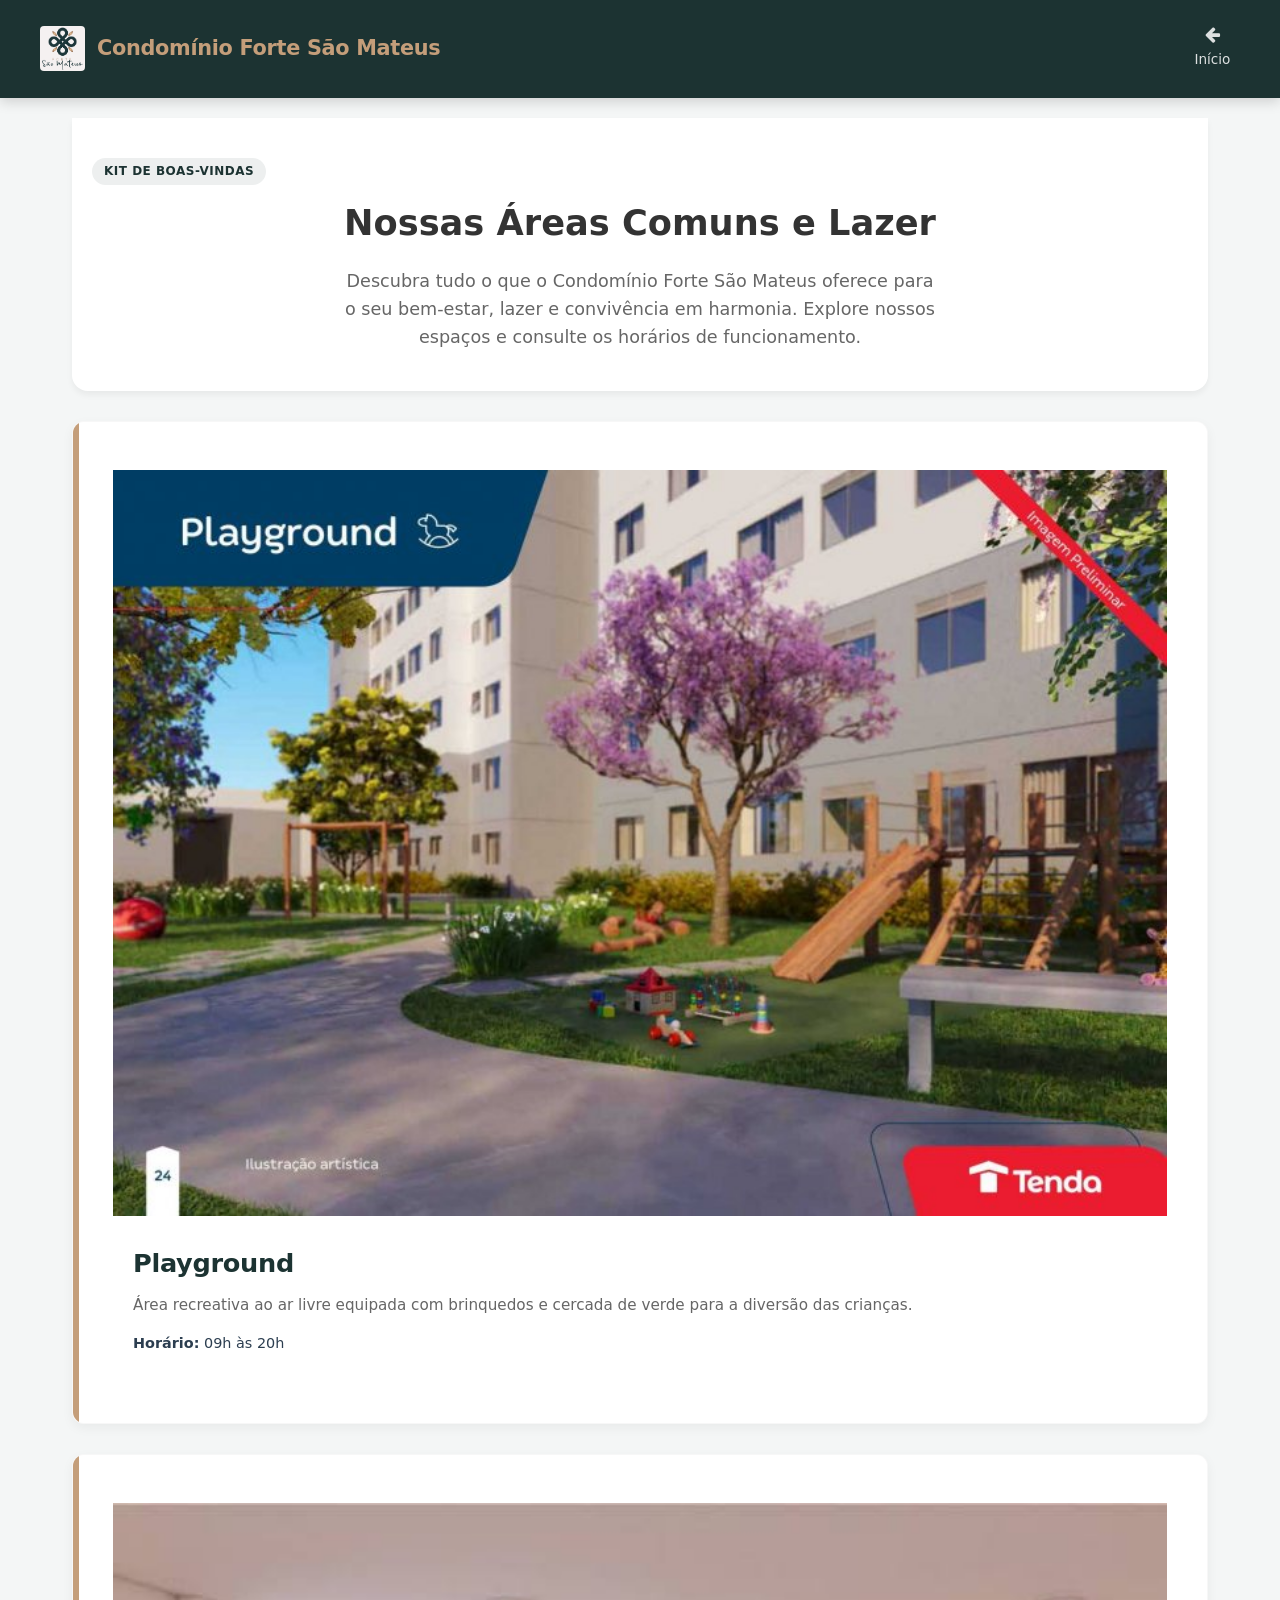
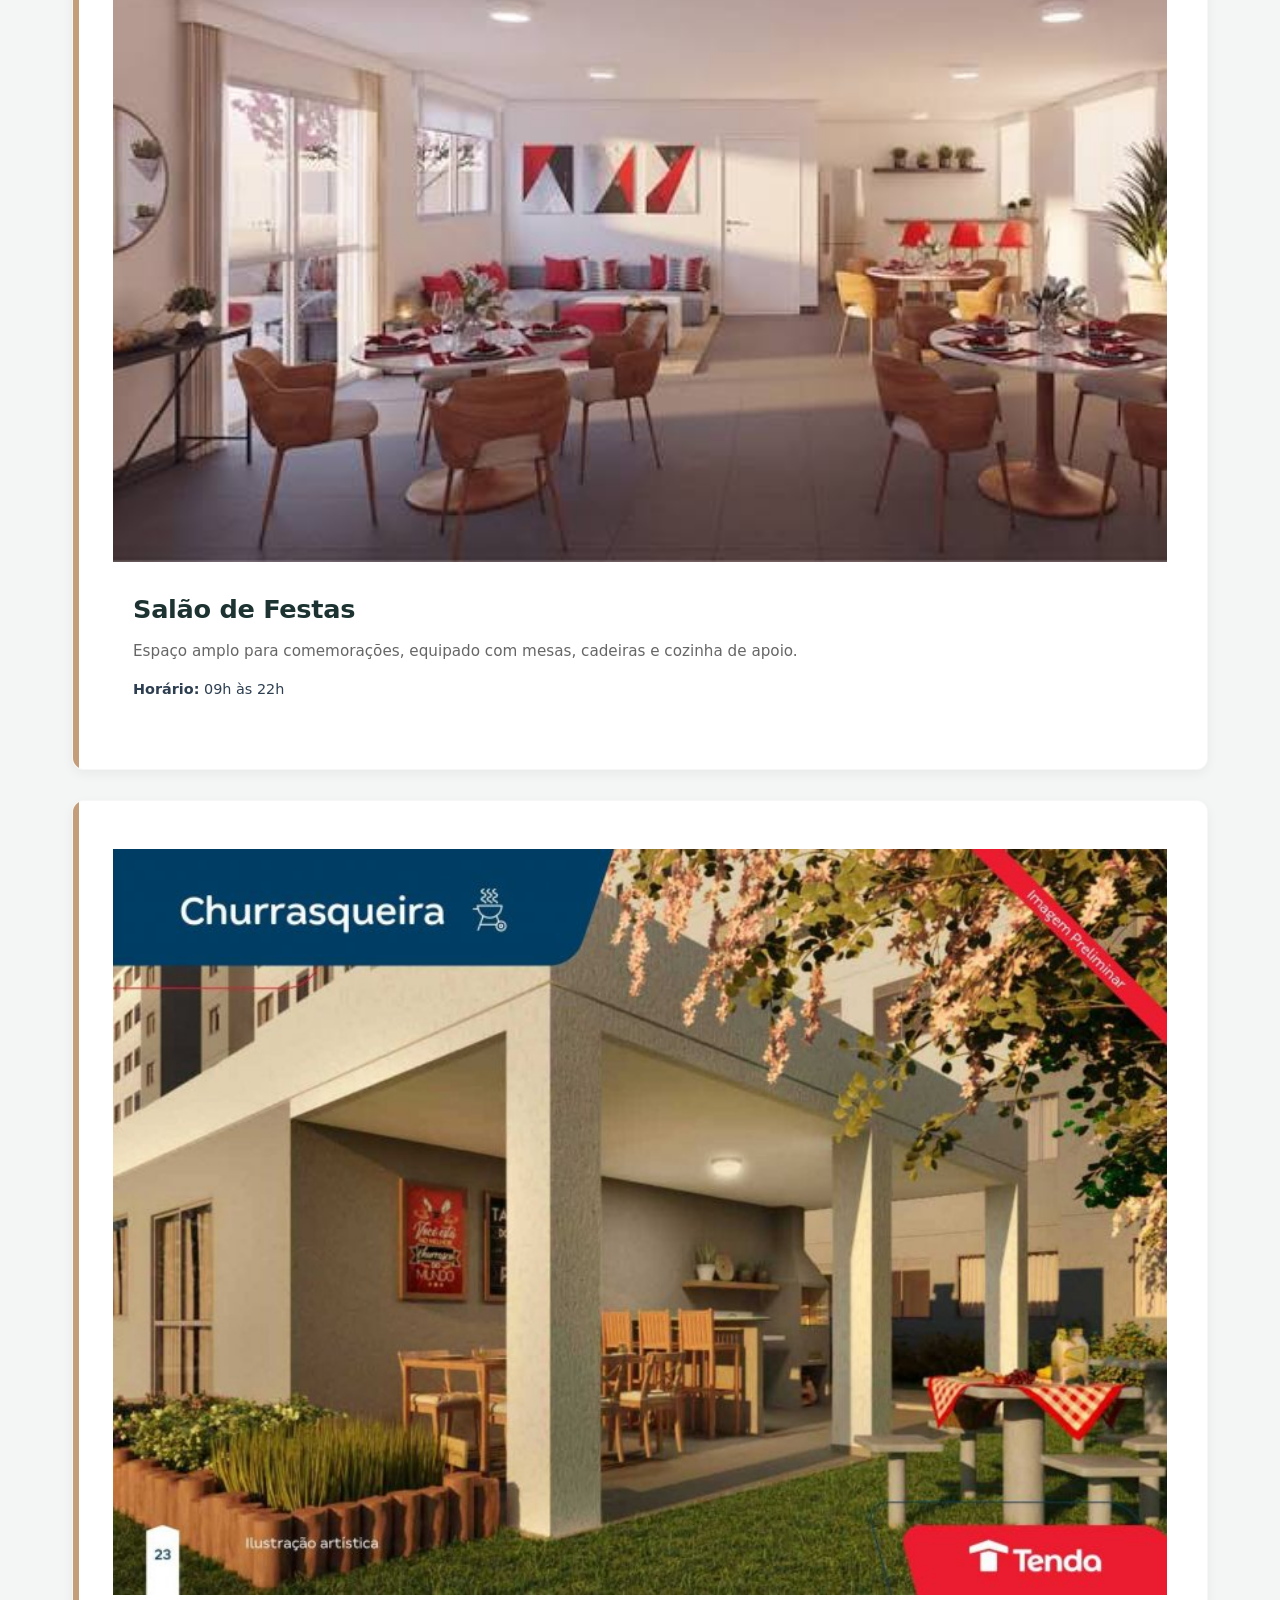
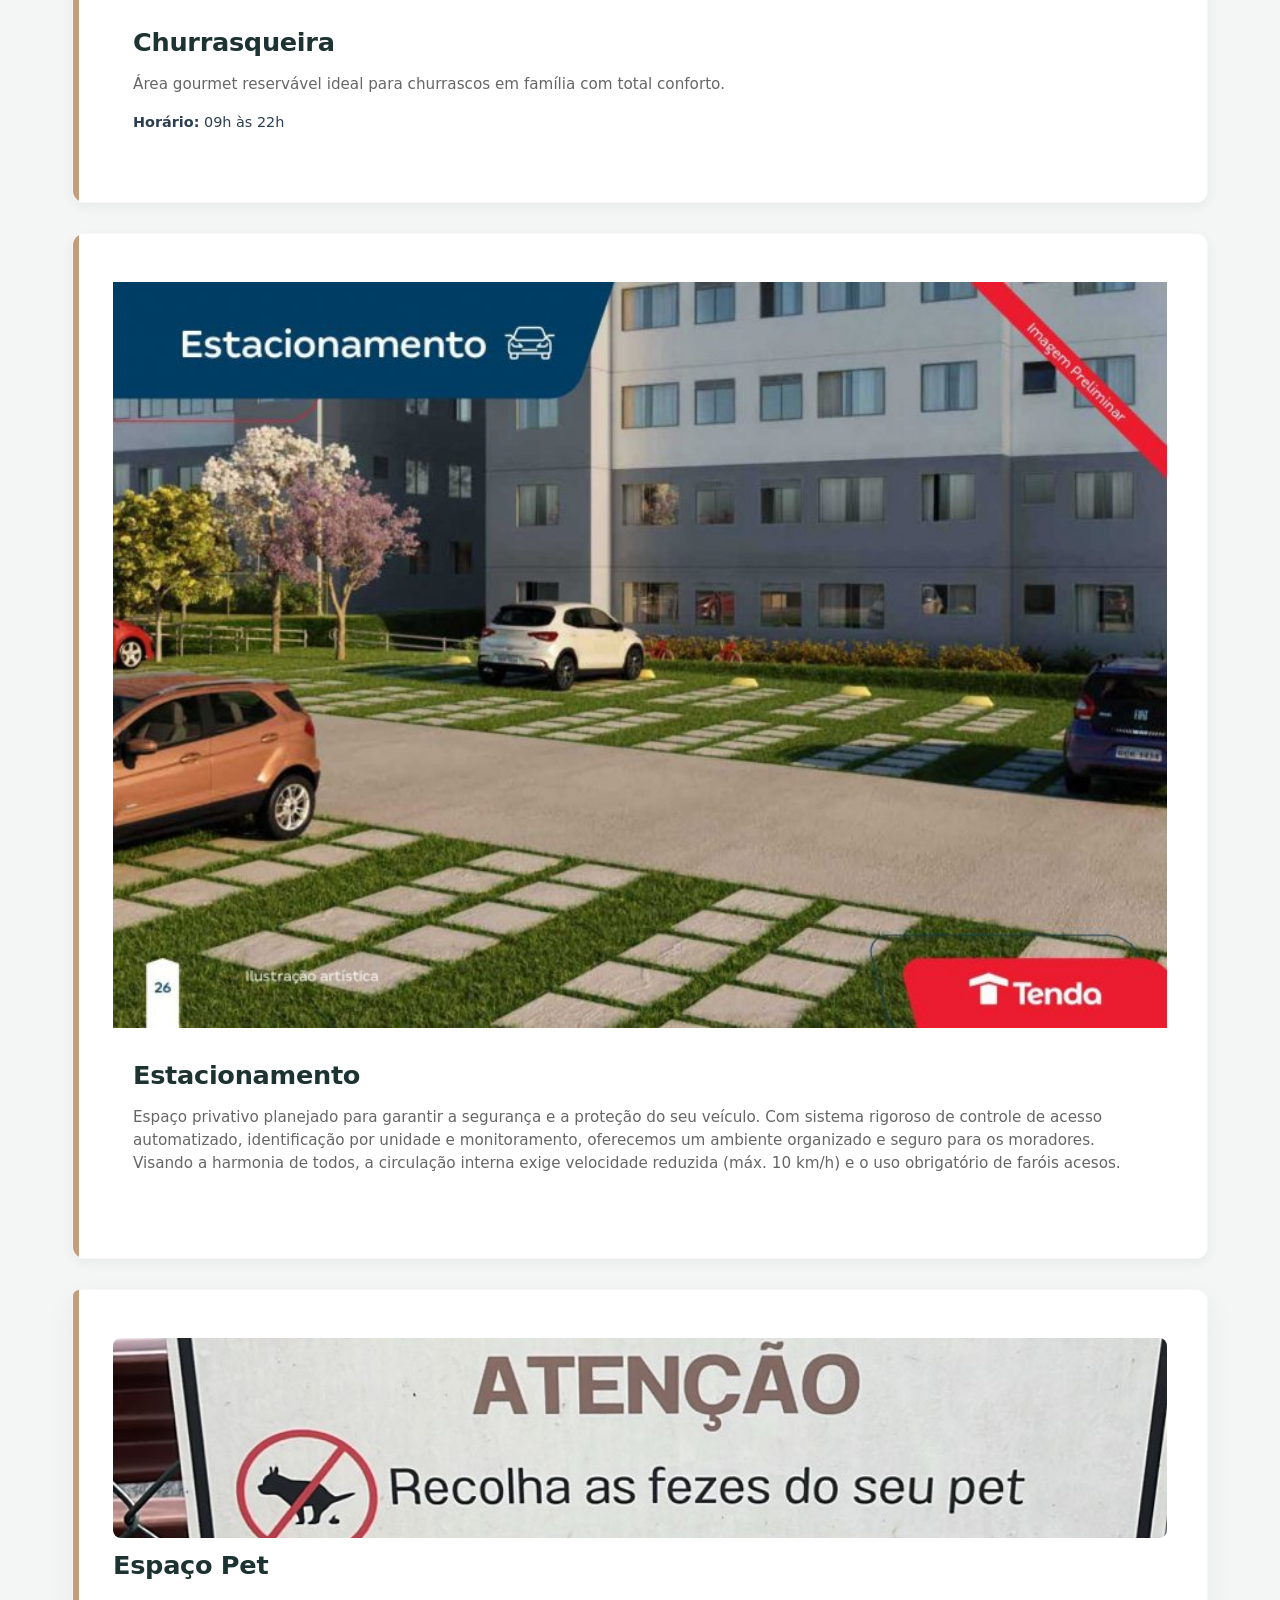
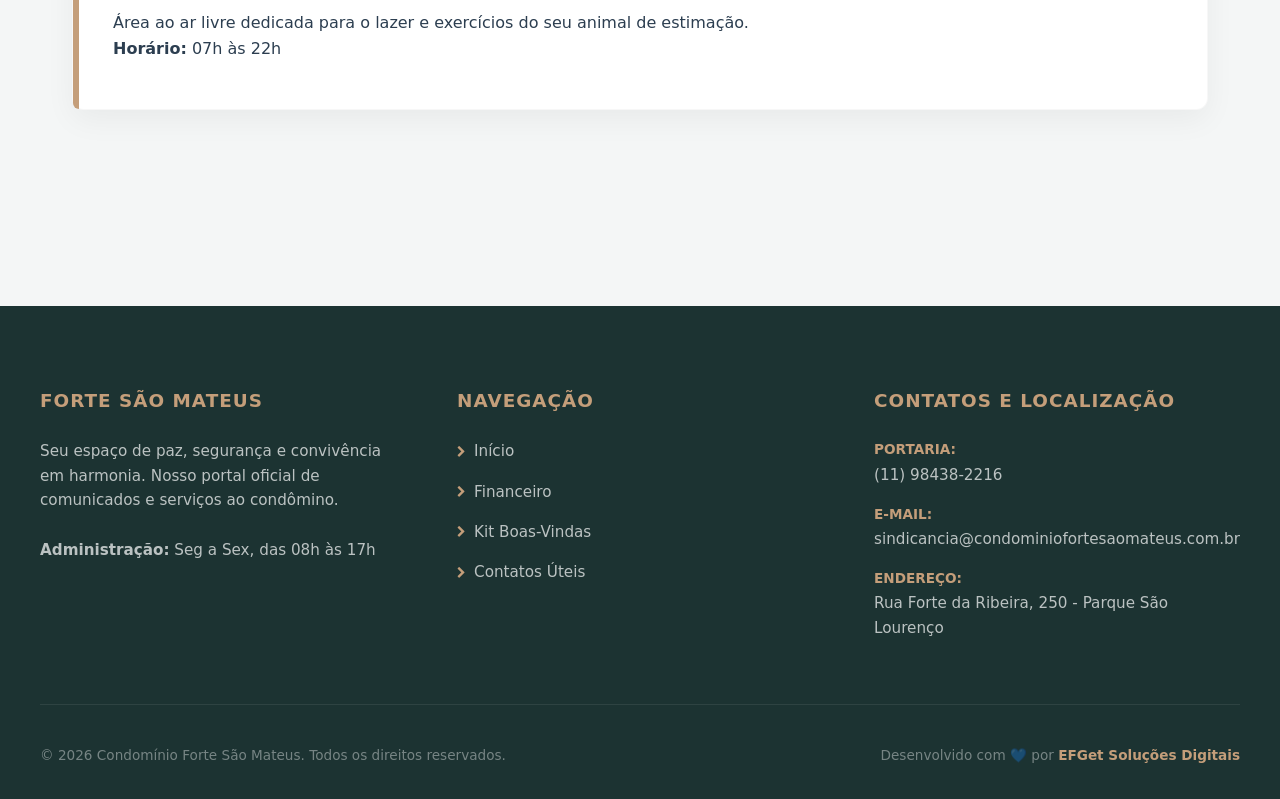
<file: areas-comuns.html>
<!DOCTYPE html>
<html lang="pt-BR">

<head>
    <meta charset="UTF-8">
    <meta name="viewport" content="width=device-width, initial-scale=1.0">
    <title>Mural de Notícias - Condomínio Forte São Mateus</title>
    <link rel="stylesheet" href="https://cdnjs.cloudflare.com/ajax/libs/font-awesome/4.7.0/css/font-awesome.min.css">
    <link rel="stylesheet" href="style.css">
</head>

<body>

    <!-- CABEÇALHO (Navbar integrada com link de volta) -->
    <header class="cabecalho">
        <div class="container-header">
            <a href="index.html#inicio" class="logo-link">
                <div class="logo-container">
                    <img src="imagens/LogoForteSaoMateus.png" alt="Logo" class="logo-img" href="inicio">
                    <div class="logo-titulo"> <span>Condomínio Forte São Mateus</span></div>
                </div>
            </a>

            <!-- MENU MOBILE: Lista vertical flutuante, escondida por padrão no PC e celular -->
            <nav id="mobile-nav" class="hidden">
                <ul>
                    <button id="btn-dark-mobile" class="btn-toggle-dark" aria-label="Alternar Modo Escuro">
                        <i class="fa fa-moon-o"></i> <span></span>
                    </button>
                    <li><a href="index.html#inicio"><i class="fa fa-home"></i> Início</a></li>
                    <li><a href="index.html#financeiro"><i class="fa fa-credit-card-alt"></i> Financeiro</a></li>
                    <li><a href="index.html#boas-vindas"><i class="fa fa-handshake-o"></i> Kit Boas-Vindas</a></li>
                    <li><a href="contatos-uteis.html"><i class="fa fa-phone"></i> Contato úteis</a></li>
                    <li><a href="index.html#atas"><i class="fa fa-file-text"></i> Atas e Documentos</a></li>
                    <li><a href="noticias.html#mural-noticias-completo"><i class="fa fa-bullhorn"></i> Notícias</a></li>
                    <li><a href="faleconosco.html"><i class="fa fa-envelope"></i> Fale Conosco</a></li>
                </ul>
            </nav>
            <nav class="menu-navegacao">
                <a href="index.html" class="link-retorno-menu">
                    <i class="fa fa-arrow-left"></i>
                    <span>Início</span>
                </a>
            </nav>
        </div>
    </header>

    <!-- CONTEÚDO PRINCIPAL DO MURAL -->
    <main
        style="display: grid; grid-template-columns: repeat(auto-fit, minmax(300px, 1fr)); gap: 40px; padding: 20px; max-width: 1200px; margin: 0 auto 50px auto;">

        <section class="secao revelar-ao-scroll visivel">
            <header class="revelar-ao-scroll topo-areas-comuns"
                style="display: flex; flex-direction: column; align-items: center; text-align: center; padding: 40px 20px; background: var(--bg-card, #ffffff); margin-bottom: 30px; border-radius: 0 0 16px 16px; box-shadow: 0 4px 6px rgba(0,0,0,0.05);">

                <span class="badge-categoria" style="margin-bottom: 10px; display: inline-block;">Kit de
                    Boas-Vindas</span>

                <h1
                    style="font-size: 2.2rem; color: var(--text-color, #333); margin-bottom: 15px; font-weight: 700; width: 100%;">
                    Nossas Áreas Comuns e Lazer
                </h1>

                <p
                    style="max-width: 600px; margin: 0 auto; color: var(--text-muted, #666); line-height: 1.6; font-size: 1.1rem; width: 100%;">
                    Descubra tudo o que o Condomínio Forte São Mateus oferece para o seu bem-estar, lazer e convivência
                    em harmonia. Explore nossos espaços e consulte os horários de funcionamento.
                </p>
            </header>

            <!-- Card Playground -->
            <div class="card-texto-longo local card-area-comum"
                style="display: flex; flex-direction: column; background: var(--bg-card, #ffffff); border-radius: 12px; box-shadow: 0 4px 12px rgba(0,0,0,0.05); overflow: hidden; margin-bottom: 30px;">

                <!-- Adicionamos a classe 'container-foto-comum' para controlarmos a altura no CSS -->
                <div class="container-foto-comum">
                    <img src="imagens/areas-comuns/Playground.jpg" alt="Playground"
                        style="width: 100%; height: 100%; object-fit: cover; transition: transform 0.3s ease;">
                </div>

                <div
                    style="padding: 20px; flex-grow: 1; display: flex; flex-direction: column; justify-content: space-between;">
                    <div>
                        <h3 style="margin-top: 0; margin-bottom: 10px; color: var(--verde-escuro, #1C3332);">Playground
                        </h3>
                        <p
                            style="color: var(--text-muted, #666); font-size: 0.95rem; line-height: 1.5; margin-bottom: 15px;">
                            Área recreativa ao ar livre equipada com brinquedos e cercada de verde para a diversão das
                            crianças.
                        </p>
                    </div>
                    <span style="font-size: 0.9rem;"><strong>Horário:</strong> 09h às 20h</span>
                </div>
            </div>

             <!-- Card Salão de Festas -->
            <div class="card-texto-longo local card-area-comum"
                style="display: flex; flex-direction: column; background: var(--bg-card, #ffffff); border-radius: 12px; box-shadow: 0 4px 12px rgba(0,0,0,0.05); overflow: hidden; margin-bottom: 30px;">

                <!-- Adicionamos a classe 'container-foto-comum' para controlarmos a altura no CSS -->
                <div class="container-foto-comum">
                    <img src="imagens/areas-comuns/Salao-de-Festas2.jpg" alt="Salão de Festas"
                        style="width: 100%; height: 100%; object-fit: cover; transition: transform 0.3s ease;">
                </div>

                <div
                    style="padding: 20px; flex-grow: 1; display: flex; flex-direction: column; justify-content: space-between;">
                    <div>
                        <h3 style="margin-top: 0; margin-bottom: 10px; color: var(--verde-escuro, #1C3332);">Salão de Festas
                        </h3>
                        <p
                            style="color: var(--text-muted, #666); font-size: 0.95rem; line-height: 1.5; margin-bottom: 15px;">
                            Espaço amplo para comemorações, equipado com mesas, cadeiras e cozinha de apoio.
                        </p>
                    </div>
                    <span style="font-size: 0.9rem;"><strong>Horário:</strong> 09h às 22h</span>
                </div>
            </div>
            
             <!-- Card Churrasqueira -->
            <div class="card-texto-longo local card-area-comum"
                style="display: flex; flex-direction: column; background: var(--bg-card, #ffffff); border-radius: 12px; box-shadow: 0 4px 12px rgba(0,0,0,0.05); overflow: hidden; margin-bottom: 30px;">

                <!-- Adicionamos a classe 'container-foto-comum' para controlarmos a altura no CSS -->
                <div class="container-foto-comum">
                    <img src="imagens/areas-comuns/churrasqueira.jpg" alt="Churrasqueira"
                        style="width: 100%; height: 100%; object-fit: cover; transition: transform 0.3s ease;">
                </div>

                <div
                    style="padding: 20px; flex-grow: 1; display: flex; flex-direction: column; justify-content: space-between;">
                    <div>
                        <h3 style="margin-top: 0; margin-bottom: 10px; color: var(--verde-escuro, #1C3332);">Churrasqueira
                        </h3>
                        <p
                            style="color: var(--text-muted, #666); font-size: 0.95rem; line-height: 1.5; margin-bottom: 15px;">
                            Área gourmet reservável ideal para churrascos em família com total conforto.
                        </p>
                    </div>
                    <span style="font-size: 0.9rem;"><strong>Horário:</strong> 09h às 22h</span>
                </div>
            </div>

            <!-- Card Estacionamento -->
            <div class="card-texto-longo local card-area-comum"
                style="display: flex; flex-direction: column; background: var(--bg-card, #ffffff); border-radius: 12px; box-shadow: 0 4px 12px rgba(0,0,0,0.05); overflow: hidden; margin-bottom: 30px;">

                <!-- Adicionamos a classe 'container-foto-comum' para controlarmos a altura no CSS -->
                <div class="container-foto-comum">
                    <img src="imagens/areas-comuns/Estacionamento.jpg" alt="Estacionamento"
                        style="width: 100%; height: 100%; object-fit: cover; transition: transform 0.3s ease;">
                </div>

                <div
                    style="padding: 20px; flex-grow: 1; display: flex; flex-direction: column; justify-content: space-between;">
                    <div>
                        <h3 style="margin-top: 0; margin-bottom: 10px; color: var(--verde-escuro, #1C3332);">Estacionamento
                        </h3>
                        <p
                            style="color: var(--text-muted, #666); font-size: 0.95rem; line-height: 1.5; margin-bottom: 15px;">
                            Espaço privativo planejado para garantir a segurança e a proteção do seu veículo. Com sistema rigoroso de controle de acesso automatizado, identificação por unidade e monitoramento, oferecemos um ambiente organizado e seguro para os moradores. Visando a harmonia de todos, a circulação interna exige velocidade reduzida (máx. 10 km/h) e o uso obrigatório de faróis acesos.
                        </p>
                    </div>
                </div>
            </div>

            <!-- Card Espaço Pet -->
            <div class="card-texto-longo local">
                <img src="imagens/areas-comuns/espaco-pet.jpg" alt="Espaço Pet"
                    style="width:100%; border-radius:8px; object-fit:cover; height:200px;">
                <h3>Espaço Pet</h3>
                <p>Área ao ar livre dedicada para o lazer e exercícios do seu animal de estimação.</p>
                <span><strong>Horário:</strong> 07h às 22h</span>
            </div>
        </section>
    </main>

    <footer class="rodape">
        <div class="container-rodape">

            <!-- Coluna 1: Sobre e Créditos -->
            <div class="bloco-rodape">
                <h3>Forte São Mateus</h3>
                <p>Seu espaço de paz, segurança e convivência em harmonia. Nosso portal oficial de comunicados e
                    serviços ao condômino.</p>
                <br>
                <p><strong>Administração:</strong> Seg a Sex, das 08h às 17h</p>
            </div>

            <!-- Coluna 2: Links Rápidos -->
            <div class="bloco-rodape">
                <h3>Navegação</h3>
                <ul class="links-rodape">
                    <li><a href="#inicio"><i class="fa fa-chevron-right"></i> Início</a></li>
                    <li><a href="#financeiro"><i class="fa fa-chevron-right"></i> Financeiro</a></li>
                    <li><a href="#kit-boas-vindas"><i class="fa fa-chevron-right"></i> Kit Boas-Vindas</a></li>
                    <li><a href="#contatos"><i class="fa fa-chevron-right"></i> Contatos Úteis</a></li>
                </ul>
            </div>

            <!-- Coluna 3: Contatos e Endereço -->
            <div class="bloco-rodape">
                <h3>Contatos e Localização</h3>
                <ul>
                    <li><strong>Portaria:</strong> (11) 98438-2216</li>
                    <li><strong>E-mail:</strong> sindicancia@condominiofortesaomateus.com.br</li>
                    <li><strong>Endereço:</strong> Rua Forte da Ribeira, 250 - Parque São Lourenço</li>
                </ul>
            </div>

        </div>

        <!-- Barra Inferior de Direitos Autorais e Sua Marca -->
        <div class="direitos-autorais">
            <p>© 2026 Condomínio Forte São Mateus. Todos os direitos reservados.</p>
            <p class="creditos-assinatura">Desenvolvido com 💙 por <a>EFGet Soluções
                    Digitais</a></p>
        </div>
    </footer>

    <!-- Vincula o mesmo JavaScript que gerencia as animações de scroll -->
    <script src="script.js"></script>

    <!-- INTERFACE DO POP-UP DE VISUALIZAÇÃO (MODAL) -->
    <div id="modal-imagem" class="modal-noticia-preview">
        <span class="botao-fechar-modal">&times;</span>
        <div class="modal-conteudo-wrapper">
            <img class="modal-imagem-expandida" id="img-ampliada" alt="Visualização ampliada">
        </div>
        <div id="modal-legenda"></div>
    </div>

</body>

<!-- BARRA DE NAVEGAÇÃO INFERIOR ESTILO APLICATIVO (APENAS MOBILE) -->
<div id="menus-mobile-injetados"></div>

</html>
</file>
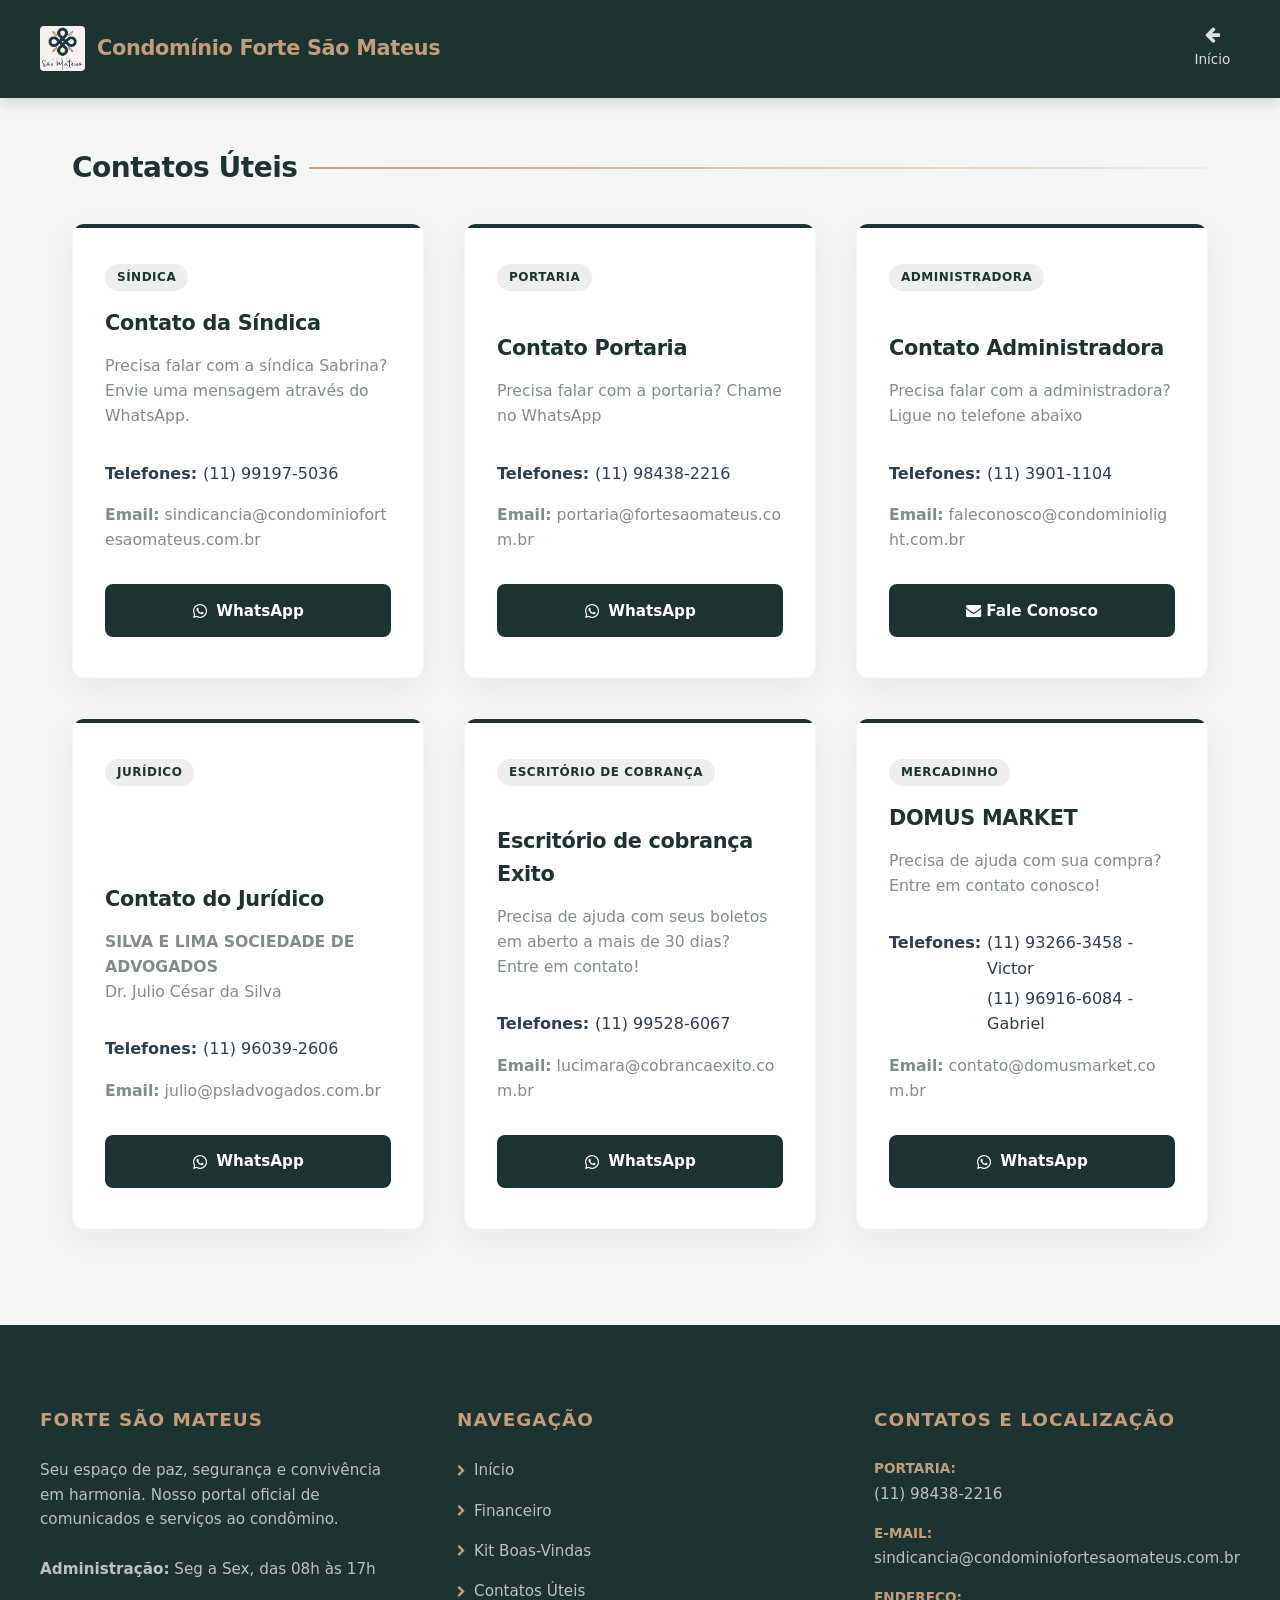
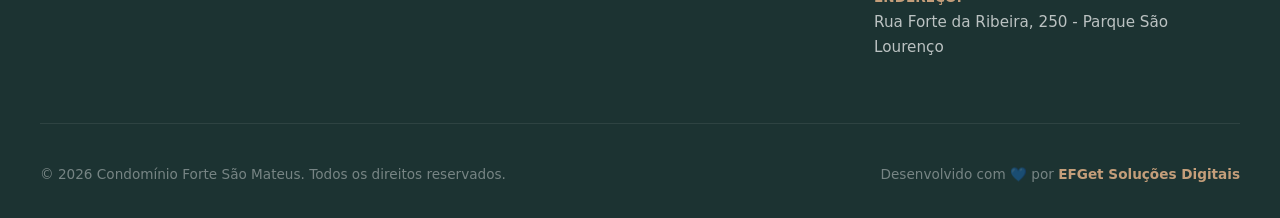
<file: contatos-uteis.html>
<!DOCTYPE html>
<html lang="pt-BR">

<head>
    <meta charset="UTF-8">
    <meta name="viewport" content="width=device-width, initial-scale=1.0">
    <title>Contatos Úteis - Condomínio Forte São Mateus</title>
    <link rel="stylesheet" href="https://cdnjs.cloudflare.com/ajax/libs/font-awesome/4.7.0/css/font-awesome.min.css">
    <link rel="stylesheet" href="style.css">
</head>

<body>

    <!-- CABEÇALHO (Navbar integrada com link de volta) -->
    <header class="cabecalho">
        <div class="container-header">
            <a href="index.html" class="logo-link">
                <div class="logo-container">
                    <img src="imagens/LogoForteSaoMateus.png" alt="Logo" class="logo-img">
                    <div class="logo-titulo"><span>Condomínio Forte São Mateus</span></div>
                </div>
            </a>

            <!-- MENU MOBILE: Lista vertical flutuante, escondida por padrão no PC e celular -->
            <nav id="mobile-nav" class="hidden">
                <ul>
                    <!-- <div class="mobile-dark-container">
                        <button id="btn-dark-mobile" class="btn-toggle-dark" aria-label="Alternar Modo Escuro">
                            <i class="fa fa-moon-o"></i> <span></span>
                        </button>
                    </div> -->
                    <button id="btn-dark-mobile" class="btn-toggle-dark" aria-label="Alternar Modo Escuro">
                        <i class="fa fa-moon-o"></i> <span></span>
                    </button>
                    <li><a href="#inicio"><i class="fa fa-home"></i> Início</a></li>
                    <li><a href="#financeiro"><i class="fa fa-credit-card-alt"></i> Financeiro</a></li>
                    <li><a href="#boas-vindas"><i class="fa fa-handshake-o"></i> Kit Boas-Vindas</a></li>
                    <li><a href="contatos-uteis.html"><i class="fa fa-phone"></i> Contato úteis</a></li>
                    <li><a href="#atas"><i class="fa fa-file-text"></i> Atas e Documentos</a></li>
                    <li><a href="noticias.html#mural-noticias-completo"><i class="fa fa-bullhorn"></i> Notícias</a></li>
                    <li><a href="faleconosco.html"><i class="fa fa-envelope"></i> Fale Conosco</a></li>
                </ul>
            </nav>
            <nav class="menu-navegacao">
                <a href="index.html" class="link-retorno-menu">
                    <i class="fa fa-arrow-left"></i>
                    <span>Início</span>
                </a>
            </nav>
        </div>
    </header>

    <main class="conteudo-principal">
        <!-- SEÇÃO: Contatos úteis -->
        <section id="contatos-uteis" class="secao">
            <h2 class="titulo-secao">Contatos Úteis</h2>
            <div class="grid-cards">

                <!-- Card 1: Contato Síndica -->
                <div class="card revelar-ao-scroll">
                    <span class="badge-contatos-uteis">SÍNDICA</span>
                    <div class="card-contato-uteis">
                        <h3>Contato da Síndica</h3>
                        <p> Precisa falar com a síndica Sabrina? Envie uma mensagem através do WhatsApp.</p>
                        <div class="bloco-telefones">
                            <strong>Telefones:</strong>
                            <div class="lista-numeros">
                                <span>(11) 99197-5036</span>
                            </div>
                        </div>
                        <p class="email-contato"> <strong>Email:</strong> sindicancia@condominiofortesaomateus.com.br
                        </p>
                        <a href="http://wa.me/5511991975036" class="btn-acao" target="_blank" rel="noopener noreferrer"
                            style="display: inline-flex; align-items: center; justify-content: center; gap: 8px;">
                            <svg xmlns="http://w3.org" viewBox="0 0 448 512" width="16" height="16" fill="currentColor">
                                <path
                                    d="M380.9 97.1C339 55.1 283.2 32 223.9 32c-122.4 0-222 99.6-222 222 0 39.1 10.2 77.3 29.6 111L0 480l117.7-30.9c32.4 17.7 68.9 27 106.1 27h.1c122.3 0 224.1-99.6 224.1-222 0-59.3-25.2-115-67.1-157zm-157 341.6c-33.2 0-65.7-8.9-94-25.7l-6.7-4-69.8 18.3L72 359.2l-4.4-7c-18.5-29.4-28.2-63.3-28.2-98.2 0-101.7 82.8-184.5 184.6-184.5 49.3 0 95.6 19.2 130.4 54.1 34.8 34.9 56.2 81.2 56.1 130.5 0 101.8-84.9 184.6-186.6 184.6zm101.2-138.2c-5.5-2.8-32.8-16.2-37.9-18-5.1-1.9-8.8-2.8-12.5 2.8-3.7 5.6-14.3 18-17.6 21.8-3.2 3.7-6.5 4.2-12 1.4-32.6-16.3-54-29.1-75.5-66-5.7-9.8 5.7-9.1 16.3-30.3 1.8-3.7 .9-6.9-.5-9.7-1.4-2.8-12.5-30.1-17.1-41.2-4.5-10.8-9.1-9.3-12.5-9.5-3.2-.2-6.9-.2-10.6-.2-3.7 0-9.7 1.4-14.8 6.9-5.1 5.6-19.4 19-19.4 46.3 0 27.3 19.9 53.7 22.6 57.4 2.8 3.7 39.1 59.7 94.8 83.8 35.2 15.2 49 16.5 66.6 13.9 10.7-1.6 32.8-13.4 37.4-26.4 4.6-13 4.6-24.1 3.2-26.4-1.3-2.5-5-3.9-10.5-6.6z" />
                            </svg>
                            WhatsApp
                        </a>
                    </div>
                </div>

                <!-- Card 2: Contato Portaria -->
                <div class="card revelar-ao-scroll">
                    <span class="badge-contatos-uteis">PORTARIA</span>
                    <div class="card-contato-uteis">
                        <h3>Contato Portaria</h3>
                        <p> Precisa falar com a portaria? Chame no WhatsApp </p>
                        <div class="bloco-telefones">
                            <strong>Telefones:</strong>
                            <div class="lista-numeros">
                                <span>(11) 98438-2216</span>
                            </div>
                        </div>
                        <!-- <p><strong>Telefone:</strong> (11) 98438-2216</p> -->
                        <p class="email-contato"> <strong>Email:</strong> portaria@fortesaomateus.com.br</p>
                        <a href="http://wa.me/5511984382216" class="btn-acao" target="_blank" rel="noopener noreferrer"
                            style="display: inline-flex; align-items: center; justify-content: center; gap: 8px;">
                            <svg xmlns="http://w3.org" viewBox="0 0 448 512" width="16" height="16" fill="currentColor">
                                <path
                                    d="M380.9 97.1C339 55.1 283.2 32 223.9 32c-122.4 0-222 99.6-222 222 0 39.1 10.2 77.3 29.6 111L0 480l117.7-30.9c32.4 17.7 68.9 27 106.1 27h.1c122.3 0 224.1-99.6 224.1-222 0-59.3-25.2-115-67.1-157zm-157 341.6c-33.2 0-65.7-8.9-94-25.7l-6.7-4-69.8 18.3L72 359.2l-4.4-7c-18.5-29.4-28.2-63.3-28.2-98.2 0-101.7 82.8-184.5 184.6-184.5 49.3 0 95.6 19.2 130.4 54.1 34.8 34.9 56.2 81.2 56.1 130.5 0 101.8-84.9 184.6-186.6 184.6zm101.2-138.2c-5.5-2.8-32.8-16.2-37.9-18-5.1-1.9-8.8-2.8-12.5 2.8-3.7 5.6-14.3 18-17.6 21.8-3.2 3.7-6.5 4.2-12 1.4-32.6-16.3-54-29.1-75.5-66-5.7-9.8 5.7-9.1 16.3-30.3 1.8-3.7 .9-6.9-.5-9.7-1.4-2.8-12.5-30.1-17.1-41.2-4.5-10.8-9.1-9.3-12.5-9.5-3.2-.2-6.9-.2-10.6-.2-3.7 0-9.7 1.4-14.8 6.9-5.1 5.6-19.4 19-19.4 46.3 0 27.3 19.9 53.7 22.6 57.4 2.8 3.7 39.1 59.7 94.8 83.8 35.2 15.2 49 16.5 66.6 13.9 10.7-1.6 32.8-13.4 37.4-26.4 4.6-13 4.6-24.1 3.2-26.4-1.3-2.5-5-3.9-10.5-6.6z" />
                            </svg>
                            WhatsApp
                        </a>
                    </div>
                </div>

                <!-- Card 3: Contato Administradora -->
                <div class="card revelar-ao-scroll">
                    <span class="badge-contatos-uteis">ADMINISTRADORA</span>
                    <div class="card-contato-uteis">
                        <h3>Contato Administradora</h3>
                        <p> Precisa falar com a administradora? Ligue no telefone abaixo </p>
                        <div class="bloco-telefones">
                            <strong>Telefones:</strong>
                            <div class="lista-numeros">
                                <span>(11) 3901-1104</span>
                            </div>
                        </div>
                        <!-- <p><strong>Telefone:</strong> (11) 3901-1104</p> -->
                        <p class="email-contato"> <strong>Email:</strong> faleconosco@condominiolight.com.br</p>
                        <!-- <a href="https://www.condominiolight.com.br/contato/" class="btn-acao" download><i class="fa-solid fa-file-pdf"></i> Fale Conosco</a> -->
                        <a href="https://www.condominiolight.com.br/contato/" class="btn-acao" target="_blank"
                            rel="noopener noreferrer">
                            <i class="fa fa-envelope"></i> Fale Conosco
                        </a>
                    </div>
                </div>

                <!-- Card 4: Jurídico -->
                <div class="card revelar-ao-scroll">
                    <span class="badge-contatos-uteis">JURÍDICO</span>
                    <div class="card-contato-uteis">
                        <h3>Contato do Jurídico</h3>
                        <p><strong> SILVA E LIMA SOCIEDADE DE ADVOGADOS </strong> <br> Dr. Julio César da Silva</p>
                        <div class="bloco-telefones">
                            <strong>Telefones:</strong>
                            <div class="lista-numeros">
                                <span>(11) 96039-2606</span>
                            </div>
                            <!-- <p><strong>Telefones:</strong> (11) 99981-8103 </p> -->
                        </div>
                        <p class="email-contato"> <strong>Email:</strong> julio@psladvogados.com.br</p>
                        <a href="http://wa.me/5511960392606" class="btn-acao" target="_blank" rel="noopener noreferrer"
                            style="display: inline-flex; align-items: center; justify-content: center; gap: 8px;">
                            <svg xmlns="http://w3.org" viewBox="0 0 448 512" width="16" height="16" fill="currentColor">
                                <path
                                    d="M380.9 97.1C339 55.1 283.2 32 223.9 32c-122.4 0-222 99.6-222 222 0 39.1 10.2 77.3 29.6 111L0 480l117.7-30.9c32.4 17.7 68.9 27 106.1 27h.1c122.3 0 224.1-99.6 224.1-222 0-59.3-25.2-115-67.1-157zm-157 341.6c-33.2 0-65.7-8.9-94-25.7l-6.7-4-69.8 18.3L72 359.2l-4.4-7c-18.5-29.4-28.2-63.3-28.2-98.2 0-101.7 82.8-184.5 184.6-184.5 49.3 0 95.6 19.2 130.4 54.1 34.8 34.9 56.2 81.2 56.1 130.5 0 101.8-84.9 184.6-186.6 184.6zm101.2-138.2c-5.5-2.8-32.8-16.2-37.9-18-5.1-1.9-8.8-2.8-12.5 2.8-3.7 5.6-14.3 18-17.6 21.8-3.2 3.7-6.5 4.2-12 1.4-32.6-16.3-54-29.1-75.5-66-5.7-9.8 5.7-9.1 16.3-30.3 1.8-3.7 .9-6.9-.5-9.7-1.4-2.8-12.5-30.1-17.1-41.2-4.5-10.8-9.1-9.3-12.5-9.5-3.2-.2-6.9-.2-10.6-.2-3.7 0-9.7 1.4-14.8 6.9-5.1 5.6-19.4 19-19.4 46.3 0 27.3 19.9 53.7 22.6 57.4 2.8 3.7 39.1 59.7 94.8 83.8 35.2 15.2 49 16.5 66.6 13.9 10.7-1.6 32.8-13.4 37.4-26.4 4.6-13 4.6-24.1 3.2-26.4-1.3-2.5-5-3.9-10.5-6.6z" />
                            </svg>
                            WhatsApp
                        </a>
                    </div>
                </div>

                <!-- Card 5: Escritório de Cobrança -->
                <div class="card revelar-ao-scroll">
                    <span class="badge-contatos-uteis">Escritório de Cobrança</span>
                    <div class="card-contato-uteis">
                        <h3>Escritório de cobrança Exito</h3>
                        <p> Precisa de ajuda com seus boletos em aberto a mais de 30 dias? <br>Entre em contato!</p>
                        <div class="bloco-telefones">
                            <strong>Telefones:</strong>
                            <div class="lista-numeros">
                                <span>(11) 99528-6067</span>
                            </div>
                            <!-- <p><strong>Telefones:</strong> (11) 99981-8103 </p> -->
                        </div>
                        <p class="email-contato"> <strong>Email:</strong> lucimara@cobrancaexito.com.br</p>
                        <a href="http://wa.me/5511995286067" class="btn-acao" target="_blank" rel="noopener noreferrer"
                            style="display: inline-flex; align-items: center; justify-content: center; gap: 8px;">
                            <svg xmlns="http://w3.org" viewBox="0 0 448 512" width="16" height="16" fill="currentColor">
                                <path
                                    d="M380.9 97.1C339 55.1 283.2 32 223.9 32c-122.4 0-222 99.6-222 222 0 39.1 10.2 77.3 29.6 111L0 480l117.7-30.9c32.4 17.7 68.9 27 106.1 27h.1c122.3 0 224.1-99.6 224.1-222 0-59.3-25.2-115-67.1-157zm-157 341.6c-33.2 0-65.7-8.9-94-25.7l-6.7-4-69.8 18.3L72 359.2l-4.4-7c-18.5-29.4-28.2-63.3-28.2-98.2 0-101.7 82.8-184.5 184.6-184.5 49.3 0 95.6 19.2 130.4 54.1 34.8 34.9 56.2 81.2 56.1 130.5 0 101.8-84.9 184.6-186.6 184.6zm101.2-138.2c-5.5-2.8-32.8-16.2-37.9-18-5.1-1.9-8.8-2.8-12.5 2.8-3.7 5.6-14.3 18-17.6 21.8-3.2 3.7-6.5 4.2-12 1.4-32.6-16.3-54-29.1-75.5-66-5.7-9.8 5.7-9.1 16.3-30.3 1.8-3.7 .9-6.9-.5-9.7-1.4-2.8-12.5-30.1-17.1-41.2-4.5-10.8-9.1-9.3-12.5-9.5-3.2-.2-6.9-.2-10.6-.2-3.7 0-9.7 1.4-14.8 6.9-5.1 5.6-19.4 19-19.4 46.3 0 27.3 19.9 53.7 22.6 57.4 2.8 3.7 39.1 59.7 94.8 83.8 35.2 15.2 49 16.5 66.6 13.9 10.7-1.6 32.8-13.4 37.4-26.4 4.6-13 4.6-24.1 3.2-26.4-1.3-2.5-5-3.9-10.5-6.6z" />
                            </svg>
                            WhatsApp
                        </a>
                    </div>
                </div>

                <!-- Card 6: CONTATO - DOMUS MARKET - MERCADO -->
                <div class="card revelar-ao-scroll">
                    <span class="badge-contatos-uteis">MERCADINHO</span>
                    <div class="card-contato-uteis">
                        <h3>DOMUS MARKET</h3>
                        <p> Precisa de ajuda com sua compra? Entre em contato conosco! </p>
                        <div class="bloco-telefones">
                            <strong>Telefones:</strong>
                            <div class="lista-numeros">
                                <span>(11) 93266-3458 - Victor</span>
                                <span>(11) 96916-6084 - Gabriel</span>
                            </div>
                        </div>
                        <!-- <p><strong>Telefones:</strong> (11) 93266-3458 - Victor <br> (11) 96916-6084 - Gabriel</p> -->
                        <p class="email-contato"> <strong>Email:</strong> contato@domusmarket.com.br</p>
                        <a href="http://wa.me/5511932663458" class="btn-acao" target="_blank" rel="noopener noreferrer"
                            style="display: inline-flex; align-items: center; justify-content: center; gap: 8px;">
                            <svg xmlns="http://w3.org" viewBox="0 0 448 512" width="16" height="16" fill="currentColor">
                                <path
                                    d="M380.9 97.1C339 55.1 283.2 32 223.9 32c-122.4 0-222 99.6-222 222 0 39.1 10.2 77.3 29.6 111L0 480l117.7-30.9c32.4 17.7 68.9 27 106.1 27h.1c122.3 0 224.1-99.6 224.1-222 0-59.3-25.2-115-67.1-157zm-157 341.6c-33.2 0-65.7-8.9-94-25.7l-6.7-4-69.8 18.3L72 359.2l-4.4-7c-18.5-29.4-28.2-63.3-28.2-98.2 0-101.7 82.8-184.5 184.6-184.5 49.3 0 95.6 19.2 130.4 54.1 34.8 34.9 56.2 81.2 56.1 130.5 0 101.8-84.9 184.6-186.6 184.6zm101.2-138.2c-5.5-2.8-32.8-16.2-37.9-18-5.1-1.9-8.8-2.8-12.5 2.8-3.7 5.6-14.3 18-17.6 21.8-3.2 3.7-6.5 4.2-12 1.4-32.6-16.3-54-29.1-75.5-66-5.7-9.8 5.7-9.1 16.3-30.3 1.8-3.7 .9-6.9-.5-9.7-1.4-2.8-12.5-30.1-17.1-41.2-4.5-10.8-9.1-9.3-12.5-9.5-3.2-.2-6.9-.2-10.6-.2-3.7 0-9.7 1.4-14.8 6.9-5.1 5.6-19.4 19-19.4 46.3 0 27.3 19.9 53.7 22.6 57.4 2.8 3.7 39.1 59.7 94.8 83.8 35.2 15.2 49 16.5 66.6 13.9 10.7-1.6 32.8-13.4 37.4-26.4 4.6-13 4.6-24.1 3.2-26.4-1.3-2.5-5-3.9-10.5-6.6z" />
                            </svg>
                            WhatsApp
                        </a>
                    </div>
                </div>

            </div>
        </section>
    </main>

    <footer class="rodape">
        <div class="container-rodape">

            <!-- Coluna 1: Sobre e Créditos -->
            <div class="bloco-rodape">
                <h3>Forte São Mateus</h3>
                <p>Seu espaço de paz, segurança e convivência em harmonia. Nosso portal oficial de comunicados e
                    serviços ao condômino.</p>
                <br>
                <p><strong>Administração:</strong> Seg a Sex, das 08h às 17h</p>
            </div>

            <!-- Coluna 2: Links Rápidos -->
            <div class="bloco-rodape">
                <h3>Navegação</h3>
                <ul class="links-rodape">
                    <li><a href="#inicio"><i class="fa fa-chevron-right"></i> Início</a></li>
                    <li><a href="#financeiro"><i class="fa fa-chevron-right"></i> Financeiro</a></li>
                    <li><a href="#kit-boas-vindas"><i class="fa fa-chevron-right"></i> Kit Boas-Vindas</a></li>
                    <li><a href="#contatos"><i class="fa fa-chevron-right"></i> Contatos Úteis</a></li>
                </ul>
            </div>

            <!-- Coluna 3: Contatos e Endereço -->
            <div class="bloco-rodape">
                <h3>Contatos e Localização</h3>
                <ul>
                    <li><strong>Portaria:</strong> (11) 98438-2216</li>
                    <li><strong>E-mail:</strong> sindicancia@condominiofortesaomateus.com.br</li>
                    <li><strong>Endereço:</strong> Rua Forte da Ribeira, 250 - Parque São Lourenço</li>
                </ul>
            </div>

        </div>

        <!-- Barra Inferior de Direitos Autorais e Sua Marca -->
        <div class="direitos-autorais">
            <p>© 2026 Condomínio Forte São Mateus. Todos os direitos reservados.</p>
            <p class="creditos-assinatura">Desenvolvido com 💙 por <a>EFGet Soluções
                    Digitais</a></p>
        </div>
    </footer>

    <!-- Vincula o mesmo JavaScript que gerencia as animações de scroll -->
    <script src="script.js"></script>

</body>

<!-- BARRA DE NAVEGAÇÃO INFERIOR ESTILO APLICATIVO (APENAS MOBILE) -->
<div id="menus-mobile-injetados"></div>

</html>
</file>
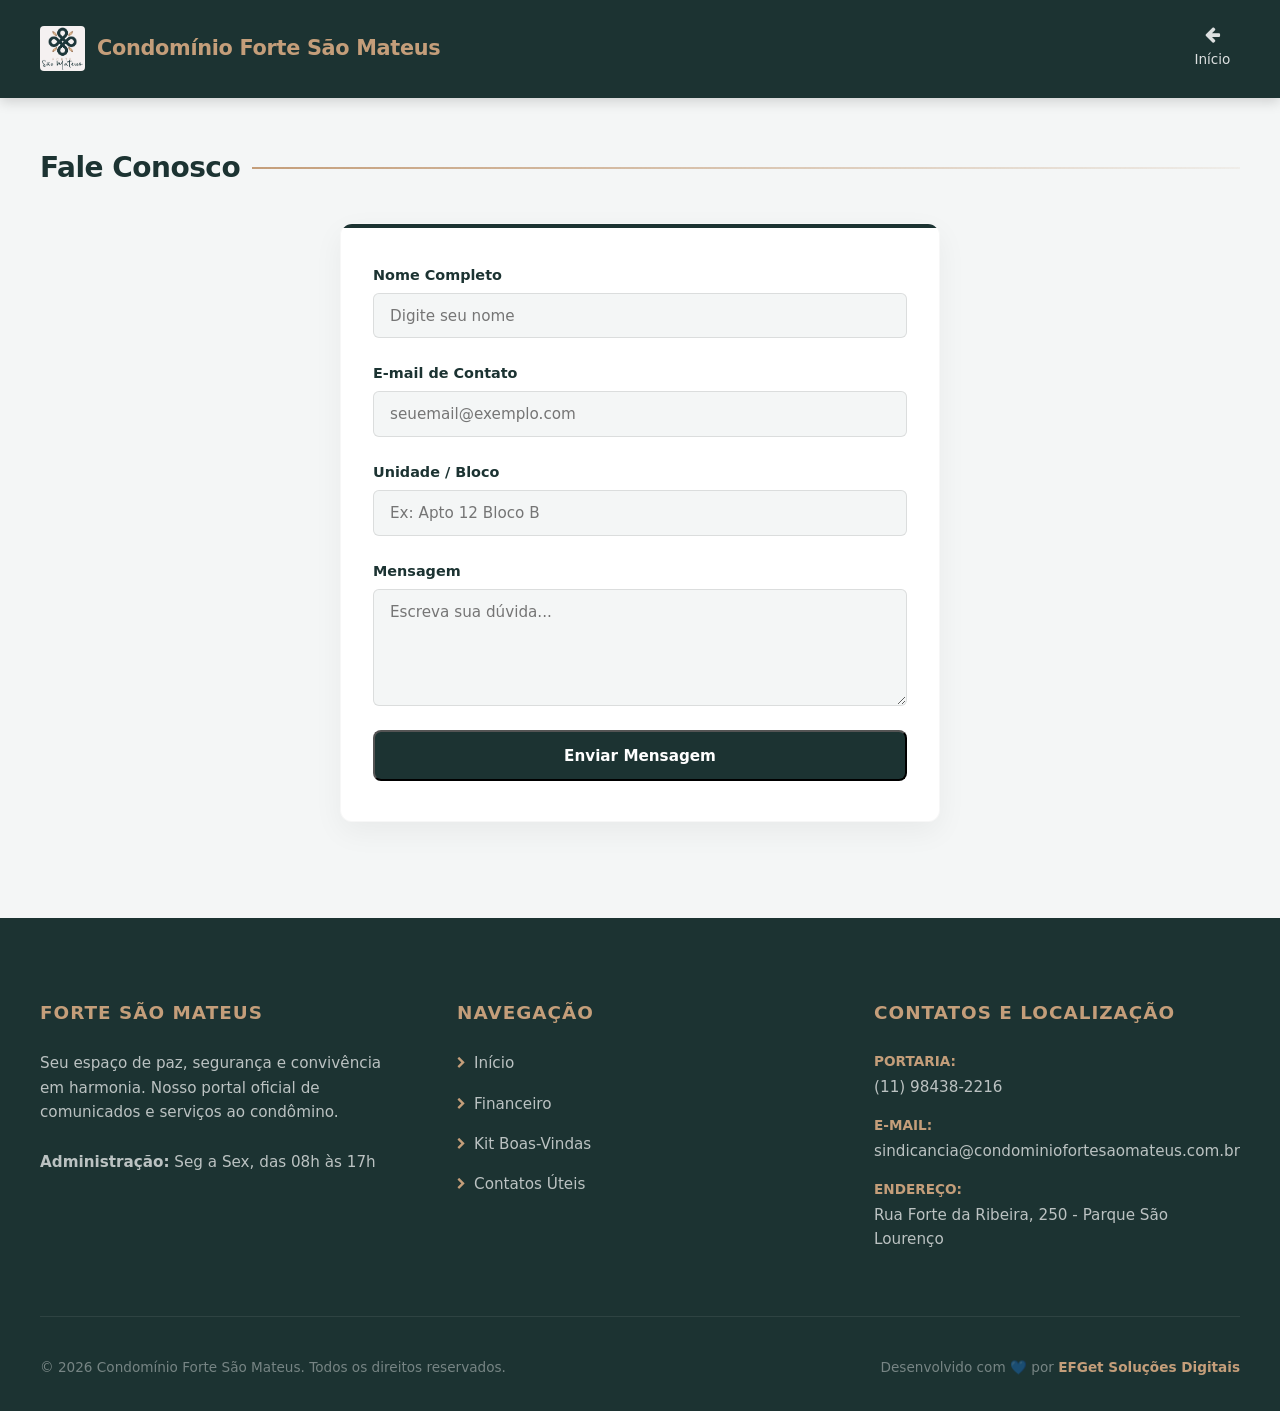
<file: faleconosco.html>
<!DOCTYPE html>
<html lang="pt-BR">

<head>
    <meta charset="UTF-8">
    <meta name="viewport" content="width=device-width, initial-scale=1.0">
    <title>Fale Conosco - Condomínio Forte São Mateus</title>
    <link rel="stylesheet" href="https://cdnjs.cloudflare.com/ajax/libs/font-awesome/4.7.0/css/font-awesome.min.css">
    <link rel="stylesheet" href="style.css">
</head>

<body>

    <!-- CABEÇALHO (Navbar integrada com link de volta) -->
    <header class="cabecalho">
        <div class="container-header">
            <a href="index.html" class="logo-link">
                <div class="logo-container">
                    <img src="imagens/LogoForteSaoMateus.png" alt="Logo" class="logo-img">
                    <div class="logo-titulo"><span>Condomínio Forte São Mateus</span></div>
                </div>
            </a>

            <!-- MENU MOBILE: Lista vertical flutuante, escondida por padrão no PC e celular -->
            <nav id="mobile-nav" class="hidden">
                <ul>
                    <button id="btn-dark-mobile" class="btn-toggle-dark" aria-label="Alternar Modo Escuro">
                        <i class="fa fa-moon-o"></i> <span></span>
                    </button>
                    <li><a href="#inicio"><i class="fa fa-home"></i> Início</a></li>
                    <li><a href="#financeiro"><i class="fa fa-credit-card-alt"></i> Financeiro</a></li>
                    <li><a href="#boas-vindas"><i class="fa fa-handshake-o"></i> Kit Boas-Vindas</a></li>
                    <li><a href="contatos-uteis.html"><i class="fa fa-phone"></i> Contato úteis</a></li>
                    <li><a href="#atas"><i class="fa fa-file-text"></i> Atas e Documentos</a></li>
                    <li><a href="noticias.html#mural-noticias-completo"><i class="fa fa-bullhorn"></i> Notícias</a></li>
                    <li><a href="faleconosco.html"><i class="fa fa-envelope"></i> Fale Conosco</a></li>
                </ul>
            </nav>
            <nav class="menu-navegacao">
                <a href="index.html" class="link-retorno-menu">
                    <i class="fa fa-arrow-left"></i>
                    <span>Início</span>
                </a>
            </nav>
        </div>
    </header>


    <!-- Seção Fale Conosco -->
    <!-- e13d012a-01ba-46f6-ab74-e596e49392d4 -->
    <!-- 261f3070-17e5-45a6-807c-8ce7cfc9150f  meu email pessoal para teste-->
    <!-- 9b9993f0-2537-498f-826a-8e05af838946 e-mail conselho -->
    <section id="fale-conosco" class="secao revelar-ao-scroll">
        <h2 class="titulo-secao">Fale Conosco</h2>

        <div class="card card-fale-conosco">
            <form id="fale-conosco-form" action="https://api.web3forms.com/submit" method="POST">
                <!-- Chave de Acesso do Web3Forms -->
                <input type="hidden" name="access_key" value="e13d012a-01ba-46f6-ab74-e596e49392d4">
                <input type="hidden" name="subject" value="Nova mensagem - Condomínio Forte São Mateus">

                <div class="grupo-campo">
                    <label for="nome">Nome Completo</label>
                    <input type="text" id="nome" name="name" placeholder="Digite seu nome" required>
                </div>

                <div class="grupo-campo">
                    <label for="email">E-mail de Contato</label>
                    <input type="email" id="email" name="email" placeholder="seuemail@exemplo.com" required>
                </div>

                <div class="grupo-campo">
                    <label for="apartamento">Unidade / Bloco</label>
                    <input type="text" id="apartamento" name="unidade_bloco" placeholder="Ex: Apto 12 Bloco B" required>
                </div>

                <div class="grupo-campo">
                    <label for="mensagem">Mensagem</label>
                    <textarea id="mensagem" name="message" rows="5" placeholder="Escreva sua dúvida..."
                        required></textarea>
                </div>

                <button type="submit" class="btn-acao">Enviar Mensagem</button>
            </form>
        </div>
    </section>

    <!-- RODAPÉ INTEGRADO -->
    <footer class="rodape">
        <div class="container-rodape">

            <!-- Coluna 1: Sobre e Créditos -->
            <div class="bloco-rodape">
                <h3>Forte São Mateus</h3>
                <p>Seu espaço de paz, segurança e convivência em harmonia. Nosso portal oficial de comunicados e
                    serviços ao condômino.</p>
                <br>
                <p><strong>Administração:</strong> Seg a Sex, das 08h às 17h</p>
            </div>

            <!-- Coluna 2: Links Rápidos -->
            <div class="bloco-rodape">
                <h3>Navegação</h3>
                <ul class="links-rodape">
                    <li><a href="#inicio"><i class="fa fa-chevron-right"></i> Início</a></li>
                    <li><a href="#financeiro"><i class="fa fa-chevron-right"></i> Financeiro</a></li>
                    <li><a href="#kit-boas-vindas"><i class="fa fa-chevron-right"></i> Kit Boas-Vindas</a></li>
                    <li><a href="#contatos"><i class="fa fa-chevron-right"></i> Contatos Úteis</a></li>
                </ul>
            </div>

            <!-- Coluna 3: Contatos e Endereço -->
            <div class="bloco-rodape">
                <h3>Contatos e Localização</h3>
                <ul>
                    <li><strong>Portaria:</strong> (11) 98438-2216</li>
                    <li><strong>E-mail:</strong> sindicancia@condominiofortesaomateus.com.br</li>
                    <li><strong>Endereço:</strong> Rua Forte da Ribeira, 250 - Parque São Lourenço</li>
                </ul>
            </div>

        </div>

        <!-- Barra Inferior de Direitos Autorais e Sua Marca -->
        <div class="direitos-autorais">
            <p>© 2026 Condomínio Forte São Mateus. Todos os direitos reservados.</p>
            <p class="creditos-assinatura">Desenvolvido com 💙 por <a>EFGet Soluções
                    Digitais</a></p>
        </div>
    </footer>

    <!-- Vincula o mesmo JavaScript que gerencia as animações de scroll -->
    <script src="script.js"></script>

</body>

<!-- BARRA DE NAVEGAÇÃO INFERIOR ESTILO APLICATIVO (APENAS MOBILE) -->
<div id="menus-mobile-injetados"></div>

</html>
</file>
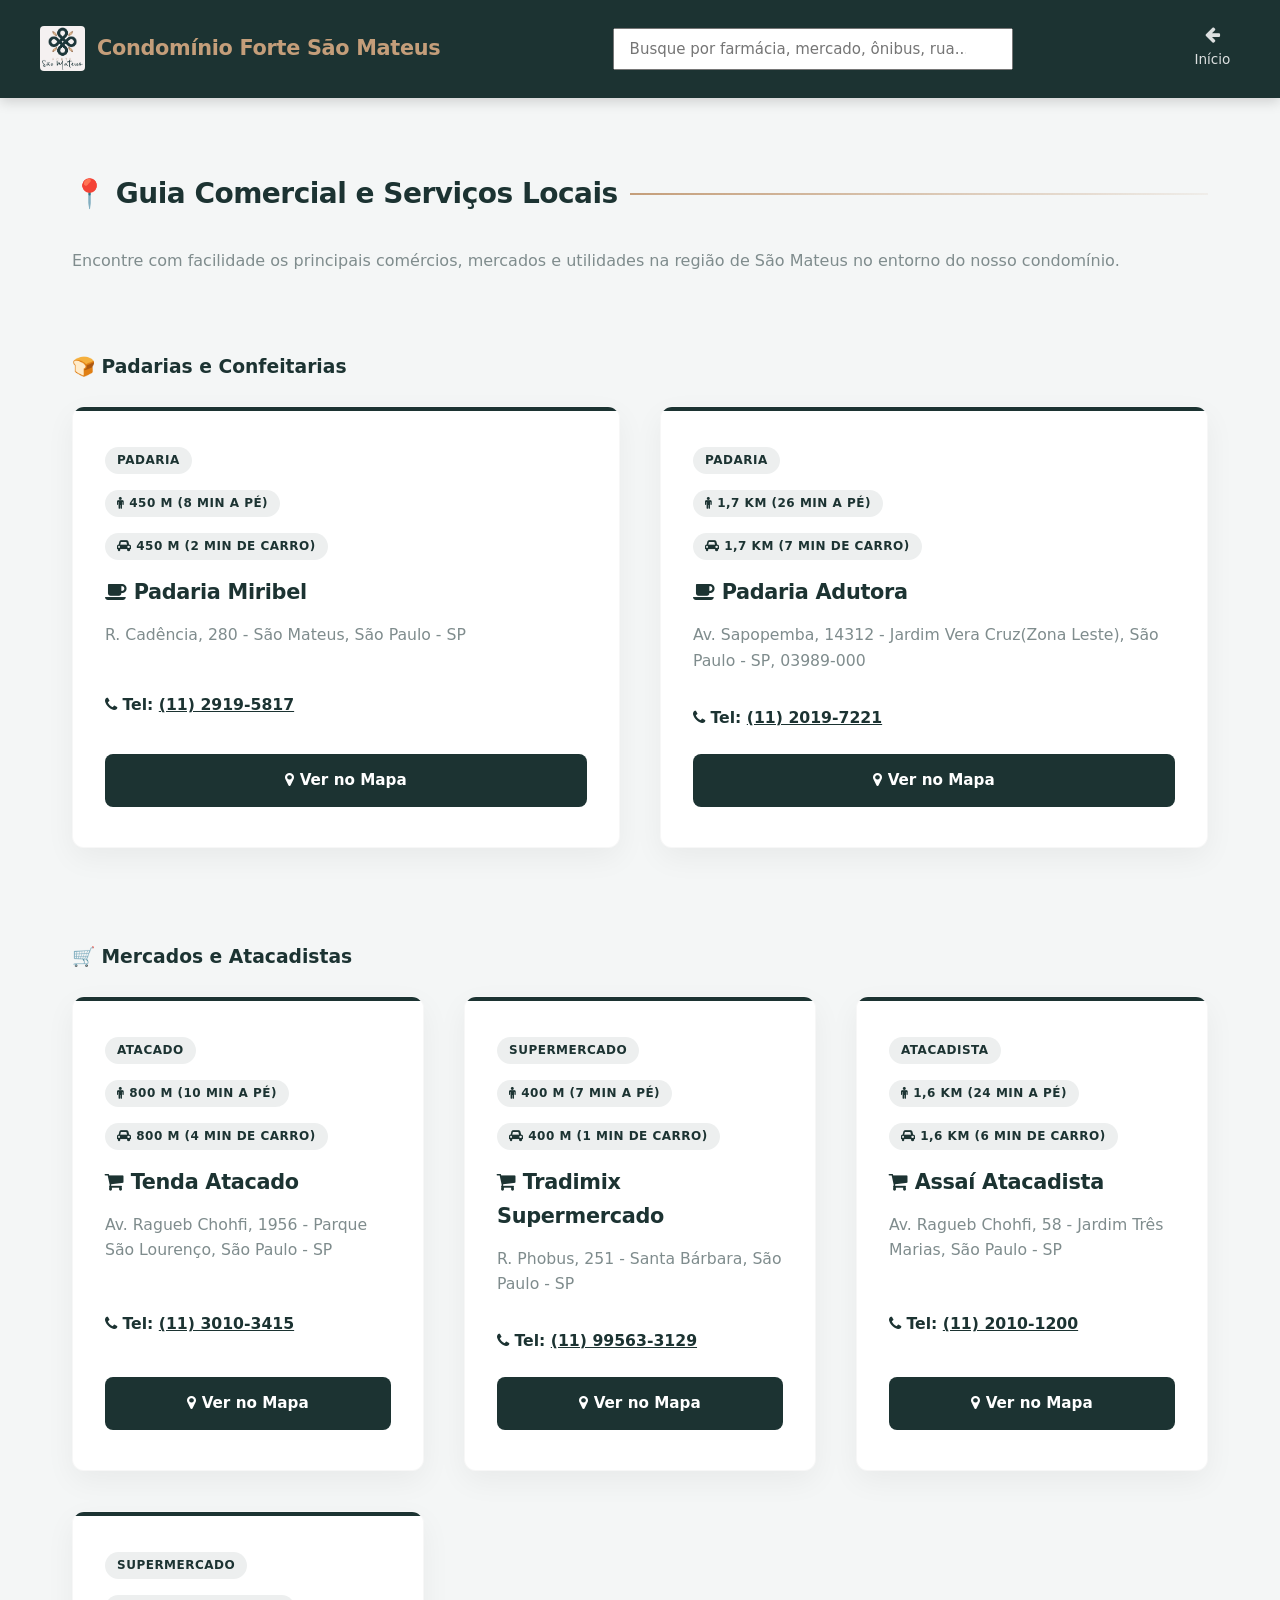
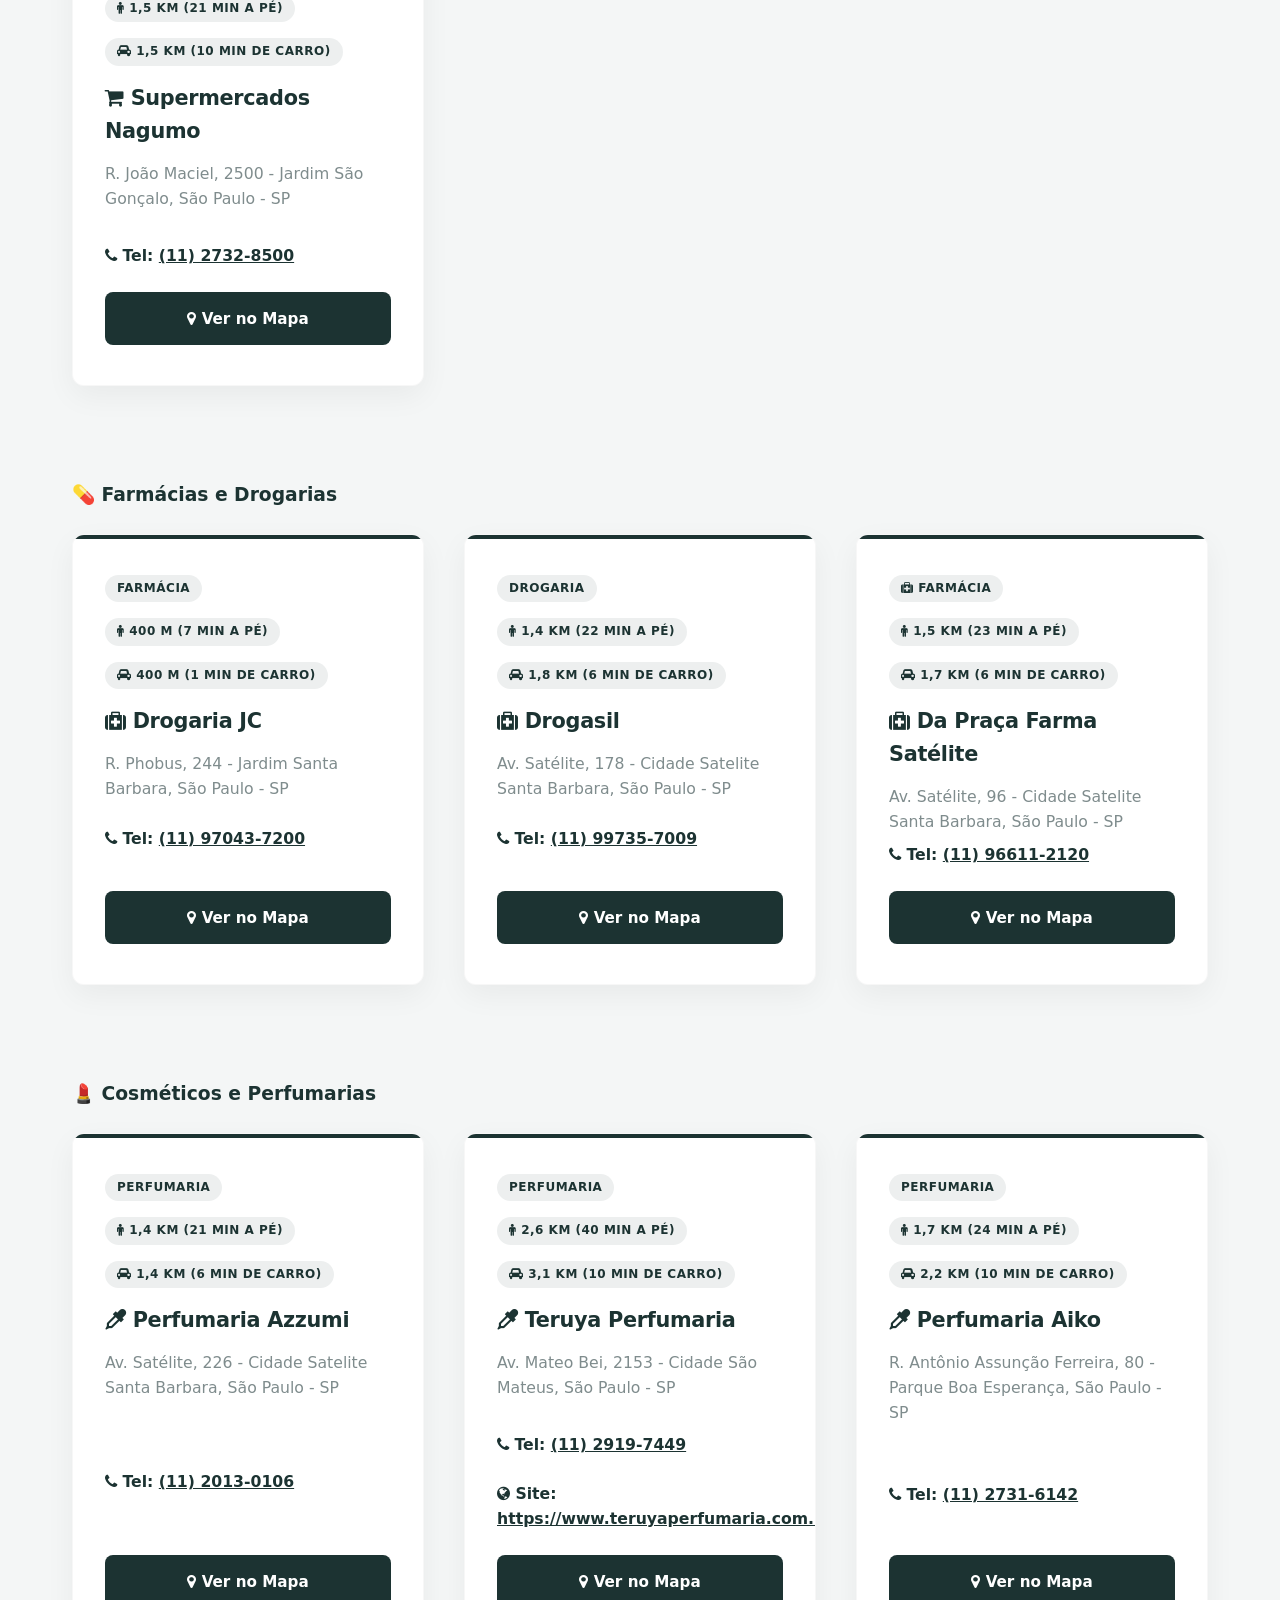
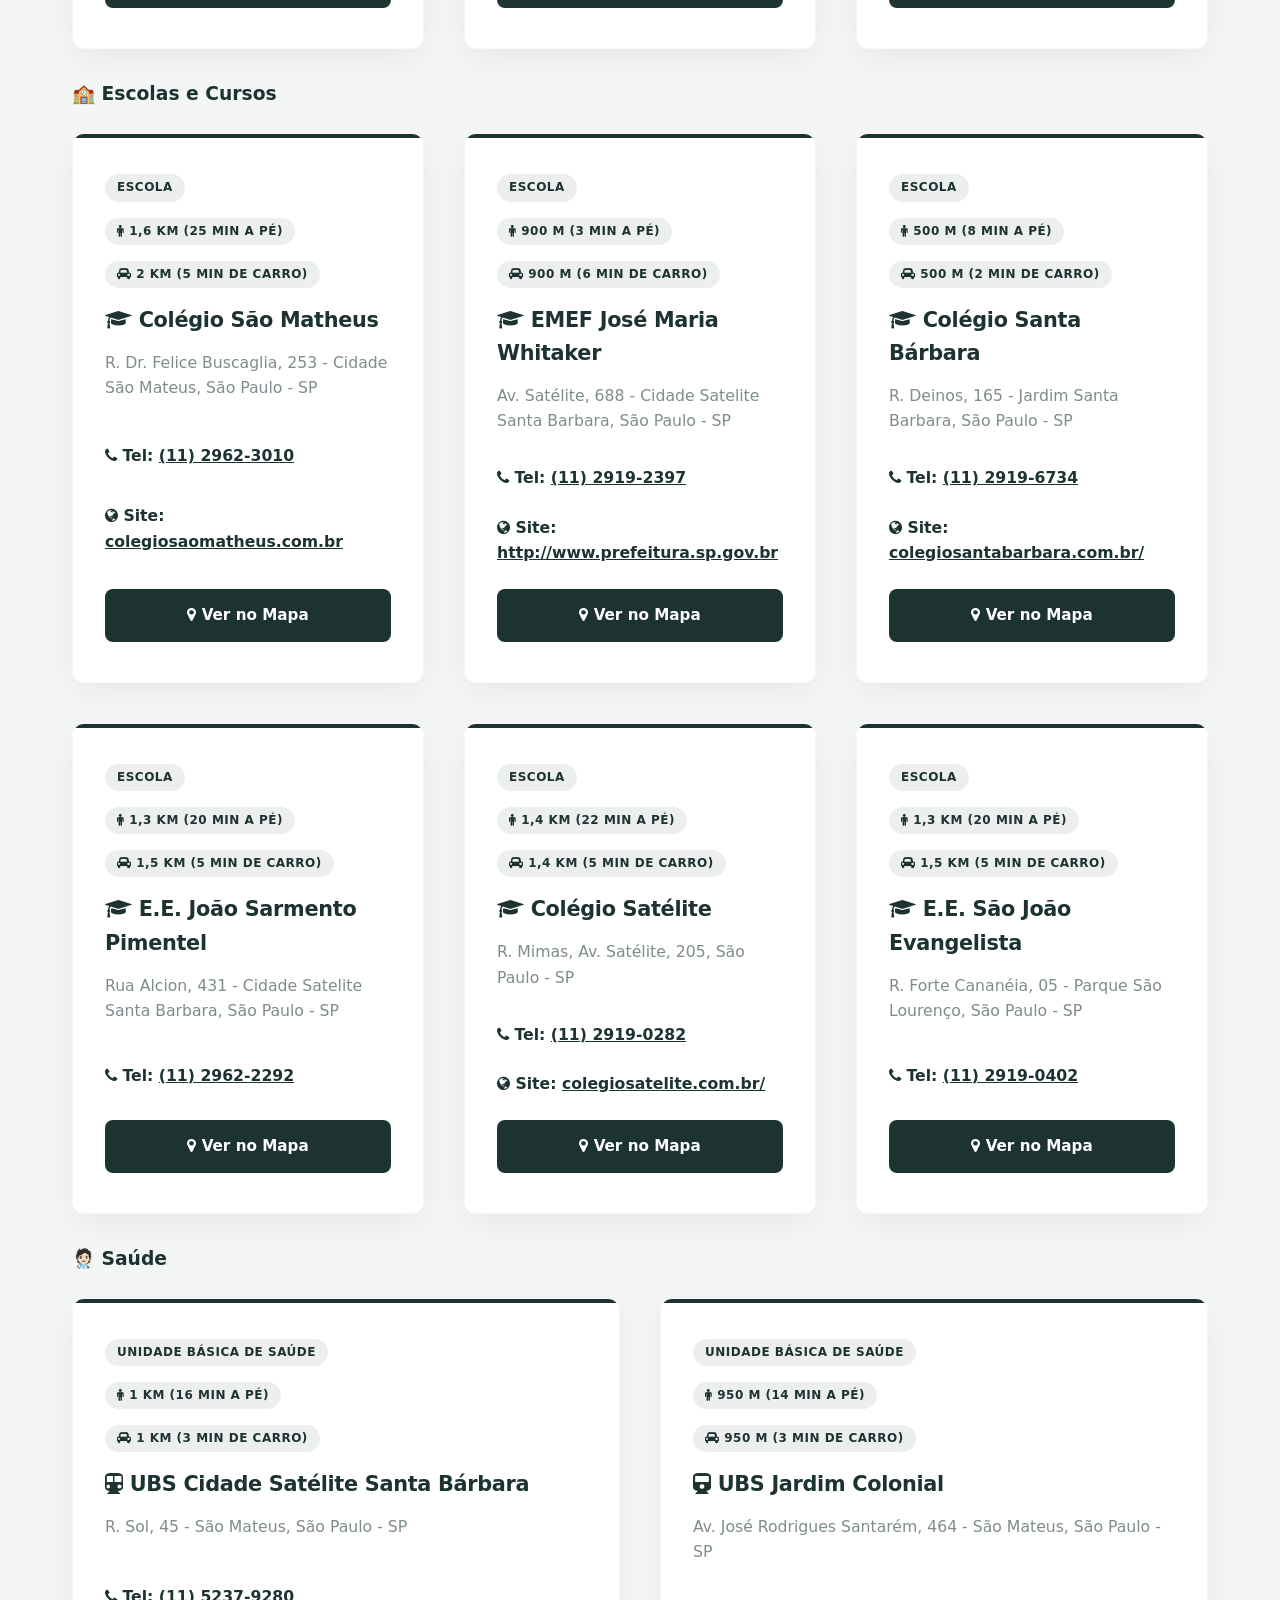
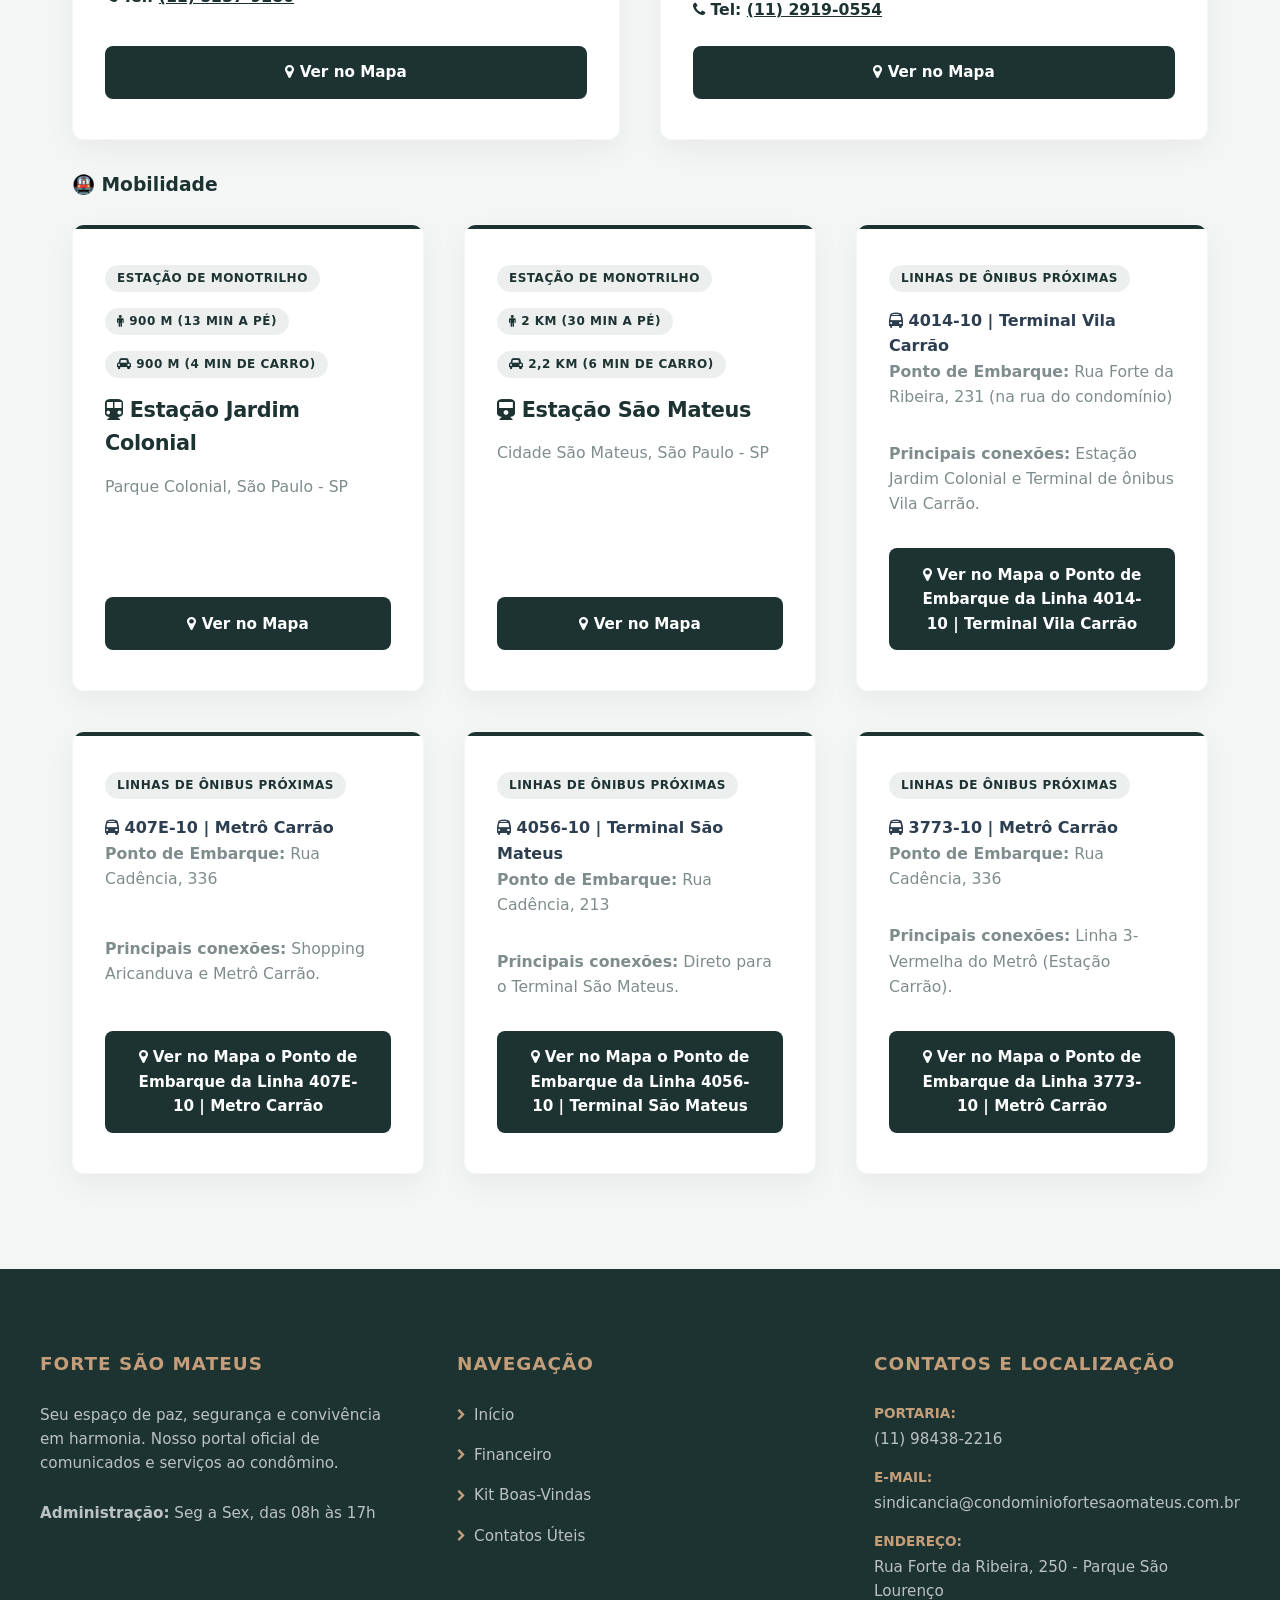
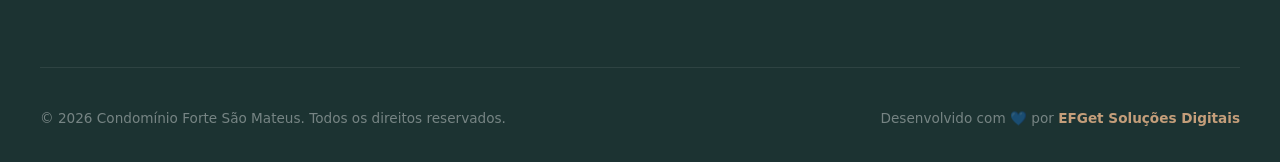
<file: guia-bairro.html>
<!DOCTYPE html>
<html lang="pt-BR">

<head>
    <meta charset="UTF-8">
    <meta name="viewport" content="width=device-width, initial-scale=1.0">
    <title>Guia do Bairro - Forte São Mateus</title>
    <link rel="stylesheet" href="https://cdnjs.cloudflare.com/ajax/libs/font-awesome/4.7.0/css/font-awesome.min.css">
    <link rel="stylesheet" href="style.css">
</head>

<body>

    <!-- CABEÇALHO (Navbar integrada com link de volta) -->
    <header class="cabecalho">
        <div class="container-header">
            <a href="index.html" class="logo-link">
                <div class="logo-container">
                    <img src="imagens/LogoForteSaoMateus.png" alt="Logo" class="logo-img">
                    <div class="logo-titulo"><span>Condomínio Forte São Mateus</span></div>
                </div>
            </a>

            <div class="busca-container">
                <input type="text" id="input-busca-bairro" placeholder="Busque por farmácia, mercado, ônibus, rua...">
            </div>

            <!-- MENU MOBILE: Lista vertical flutuante, escondida por padrão no PC e celular -->
             <nav id="mobile-nav" class="hidden">
                <ul>
                    <button id="btn-dark-mobile" class="btn-toggle-dark" aria-label="Alternar Modo Escuro">
                            <i class="fa fa-moon-o"></i> <span></span>
                        </button>
                    <li><a href="index.html#inicio"><i class="fa fa-home"></i> Início</a></li>
                    <li><a href="index.html#financeiro"><i class="fa fa-credit-card-alt"></i> Financeiro</a></li>
                    <li><a href="index.html#boas-vindas"><i class="fa fa-handshake-o"></i> Kit Boas-Vindas</a></li>
                    <li><a href="contatos-uteis.html"><i class="fa fa-phone"></i> Contato úteis</a></li>
                    <li><a href="index.html#atas"><i class="fa fa-file-text"></i> Atas e Documentos</a></li>
                    <li><a href="noticias.html#mural-noticias-completo"><i class="fa fa-bullhorn"></i> Notícias</a></li>
                    <li><a href="faleconosco.html"><i class="fa fa-envelope"></i> Fale Conosco</a></li>
                </ul>
            </nav>

            <nav class="menu-navegacao">
                <a href="index.html" class="link-retorno-menu">
                    <i class="fa fa-arrow-left"></i>
                    <span>Início</span>
                </a>
            </nav>
        </div>
    </header>

    <!-- CONTEÚDO PRINCIPAL DO GUIA -->
    <main class="conteudo-principal">
        <section class="secao revelar-ao-scroll visivel">
            <br>
            <h2 class="titulo-secao">📍 Guia Comercial e Serviços Locais</h2>
            <p style="color: var(--texto-mutado); margin-bottom: 3rem;">Encontre com facilidade os principais comércios,
                mercados e utilidades na região de São Mateus no entorno do nosso condomínio.</p>

            <!-- CATEGORIA: PADARIAS -->
            <h3 style="color: var(--verde-escuro); margin-bottom: 1.5rem; display: flex; align-items: center; gap: 8px;"
                class="titulo-categoria">
                <br>
                🍞 Padarias e Confeitarias
            </h3>
            <div class="grid-cards" style="margin-bottom: 4rem;">
                <div class="card">
                    <span class="badge-categoria">Padaria</span>
                    <div class="badge-categoria"><i class="fa fa-male"></i> 450 m (8 min a pé)</div>
                    <div class="badge-categoria"><i class="fa fa-car"></i> 450 m (2 min de carro)</div>
                    <h3><i class="fa fa-coffee" aria-hidden="true"></i> Padaria Miribel</h3>
                    <p>R. Cadência, 280 - São Mateus, São Paulo - SP</p>
                    <p style="font-weight: 600; color: var(--verde-escuro); margin-bottom: 1.5rem;">
                        <i class="fa fa-phone"></i> Tel: <a href="tel:1129195817"
                            style="color: inherit; text-decoration: underline;">(11) 2919-5817</a>
                    </p>
                    <a href="https://maps.app.goo.gl/QrCnzbmGS7QhQaU28" target="_blank" class="btn-acao">
                        <i class="fa fa-map-marker"></i> Ver no Mapa
                    </a>
                </div>

                <div class="card">
                    <span class="badge-categoria">Padaria</span>
                    <div class="badge-categoria"><i class="fa fa-male"></i> 1,7 km (26 min a pé)</div>
                    <div class="badge-categoria"><i class="fa fa-car"></i> 1,7 km (7 min de carro)</div>
                    <h3><i class="fa fa-coffee" aria-hidden="true"></i> Padaria Adutora</h3>
                    <p>Av. Sapopemba, 14312 - Jardim Vera Cruz(Zona Leste), São Paulo - SP, 03989-000</p>
                    <p style="font-weight: 600; color: var(--verde-escuro); margin-bottom: 1.5rem;">
                        <i class="fa fa-phone"></i> Tel: <a href="tel:1120197221"
                            style="color: inherit; text-decoration: underline;">(11) 2019-7221</a>
                    </p>
                    <a href="https://maps.app.goo.gl/dHeGSQQVWQy7NR837" target="_blank" class="btn-acao">
                        <i class="fa fa-map-marker"></i> Ver no Mapa
                    </a>
                </div>

            </div>

            <!-- CATEGORIA: MERCADOS -->
            <h3 style="color: var(--verde-escuro); margin-bottom: 1.5rem; display: flex; align-items: center; gap: 8px;"
                class="titulo-categoria">
                <br>
                🛒 Mercados e Atacadistas
            </h3>
            <div class="grid-cards" style="margin-bottom: 4rem;">
                <div class="card">
                    <span class="tag-financeiro"> </i> Atacado</span>
                    <div class="badge-categoria"><i class="fa fa-male"></i> 800 m (10 min a pé)</div>
                    <div class="badge-categoria"><i class="fa fa-car"></i> 800 m (4 min de carro)</div>
                    <h3><i class="fa fa-shopping-cart" aria-hidden="true"></i> Tenda Atacado</h3>
                    <p>Av. Ragueb Chohfi, 1956 - Parque São Lourenço, São Paulo - SP</p>
                    <p style="font-weight: 600; color: var(--verde-escuro); margin-bottom: 1.5rem;">
                        <i class="fa fa-phone"></i> Tel: <a href="tel:1130103415"
                            style="color: inherit; text-decoration: underline;">(11) 3010-3415</a>
                    </p>
                    <a href="https://maps.app.goo.gl/gL7SiHdGJ7zch6x78" target="_blank" class="btn-acao">
                        <i class="fa fa-map-marker"></i> Ver no Mapa
                    </a>
                </div>

                <div class="card">
                    <span class="badge-categoria"> </i> Supermercado</span>
                    <div class="badge-categoria"><i class="fa fa-male"></i> 400 m (7 min a pé)</div>
                    <div class="badge-categoria"><i class="fa fa-car"></i> 400 m (1 min de carro)</div>
                    <h3><i class="fa fa-shopping-cart" aria-hidden="true"></i> Tradimix Supermercado</h3>
                    <p>R. Phobus, 251 - Santa Bárbara, São Paulo - SP</p>
                    <p style="font-weight: 600; color: var(--verde-escuro); margin-bottom: 1.5rem;">
                        <i class="fa fa-phone"></i> Tel: <a href="tel:11995633129"
                            style="color: inherit; text-decoration: underline;">(11) 99563-3129</a>
                    </p>
                    <a href="https://maps.app.goo.gl/qQvx5MqGzcgRRUGP8" target="_blank" class="btn-acao">
                        <i class="fa fa-map-marker"></i> Ver no Mapa
                    </a>
                </div>

                <div class="card">
                    <span class="tag-financeiro"> </i> Atacadista</span>
                    <div class="badge-categoria"><i class="fa fa-male"></i> 1,6 km (24 min a pé)</div>
                    <div class="badge-categoria"><i class="fa fa-car"></i> 1,6 km (6 min de carro)</div>
                    <h3><i class="fa fa-shopping-cart" aria-hidden="true"></i> Assaí Atacadista</h3>
                    <p>Av. Ragueb Chohfi, 58 - Jardim Três Marias, São Paulo - SP</p>
                    <p style="font-weight: 600; color: var(--verde-escuro); margin-bottom: 1.5rem;">
                        <i class="fa fa-phone"></i> Tel: <a href="tel:1120101200"
                            style="color: inherit; text-decoration: underline;">(11) 2010-1200</a>
                    </p>
                    <a href="https://maps.app.goo.gl/H8ABWze896yio5v56" target="_blank" class="btn-acao">
                        <i class="fa fa-map-marker"></i> Ver no Mapa
                    </a>
                </div>

                <div class="card">
                    <span class="badge-categoria">Supermercado</span>
                    <div class="badge-categoria"><i class="fa fa-male"></i> 1,5 km (21 min a pé)</div>
                    <div class="badge-categoria"><i class="fa fa-car"></i> 1,5 km (10 min de carro)</div>
                    <h3> <i class="fa fa-shopping-cart" aria-hidden="true"></i> Supermercados Nagumo</h3>
                    <p>R. João Maciel, 2500 - Jardim São Gonçalo, São Paulo - SP</p>
                    <p style="font-weight: 600; color: var(--verde-escuro); margin-bottom: 1.5rem;">
                        <i class="fa fa-phone"></i> Tel: <a href="tel:1127328500"
                            style="color: inherit; text-decoration: underline;">(11) 2732-8500</a>
                    </p>
                    <a href="https://maps.app.goo.gl/ud8SEgnF9vTrFP9p8" target="_blank" class="btn-acao">
                        <i class="fa fa-map-marker"></i> Ver no Mapa
                    </a>
                </div>
            </div>

            <!-- CATEGORIA: FARMÁCIAS -->
            <h3 style="color: var(--verde-escuro); margin-bottom: 1.5rem; display: flex; align-items: center; gap: 8px;"
                class="titulo-categoria">
                <br>
                💊 Farmácias e Drogarias
            </h3>
            <div class="grid-cards" style="margin-bottom: 4rem;">
                <div class="card">
                    <span class="badge-contatos-uteis"> </i> Farmácia</span>
                    <div class="badge-categoria"><i class="fa fa-male"></i> 400 m (7 min a pé)</div>
                    <div class="badge-categoria"><i class="fa fa-car"></i> 400 m (1 min de carro)</div>
                    <h3><i class="fa fa-medkit" aria-hidden="true"> </i> Drogaria JC</h3>
                    <p style="margin-bottom: 0.5rem;">R. Phobus, 244 - Jardim Santa Barbara, São Paulo - SP</p>
                    <p style="font-weight: 600; color: var(--verde-escuro); margin-bottom: 1.5rem;">
                        <i class="fa fa-phone"></i> Tel: <a href="tel:11970437200"
                            style="color: inherit; text-decoration: underline;">(11) 97043-7200</a>
                    </p>
                    <a href="https://maps.app.goo.gl/PsXs9sHdt7GoiPVa7" target="_blank" class="btn-acao">
                        <i class="fa fa-map-marker"></i> Ver no Mapa
                    </a>
                </div>

                <div class="card">
                    <span class="badge-contatos-uteis"> Drogaria</span>
                    <div class="badge-categoria"><i class="fa fa-male"></i> 1,4 km (22 min a pé)</div>
                    <div class="badge-categoria"><i class="fa fa-car"></i> 1,8 km (6 min de carro)</div>
                    <h3><i class="fa fa-medkit" aria-hidden="true"> </i> Drogasil</h3>
                    <p style="margin-bottom: 0.5rem;">Av. Satélite, 178 - Cidade Satelite Santa Barbara, São Paulo - SP
                    </p>
                    <p style="font-weight: 600; color: var(--verde-escuro); margin-bottom: 1.5rem;">
                        <i class="fa fa-phone"></i> Tel: <a href="tel:11997357009"
                            style="color: inherit; text-decoration: underline;">(11) 99735-7009</a>
                    </p>
                    <a href="https://maps.app.goo.gl/e9jwwjfea88tcUyr9" target="_blank" class="btn-acao">
                        <i class="fa fa-map-marker"></i> Ver no Mapa
                    </a>
                </div>

                <div class="card">
                    <span class="badge-contatos-uteis"> <i class="fa fa-medkit" aria-hidden="true"></i> Farmácia</span>
                    <div class="badge-categoria"><i class="fa fa-male"></i> 1,5 km (23 min a pé)</div>
                    <div class="badge-categoria"><i class="fa fa-car"></i> 1,7 km (6 min de carro)</div>
                    <h3><i class="fa fa-medkit" aria-hidden="true"> </i> Da Praça Farma Satélite</h3>
                    <p style="margin-bottom: 0.5rem;">Av. Satélite, 96 - Cidade Satelite Santa Barbara, São Paulo - SP
                    </p>
                    <p style="font-weight: 600; color: var(--verde-escuro); margin-bottom: 1.5rem;">
                        <i class="fa fa-phone"></i> Tel: <a href="tel:11966112120"
                            style="color: inherit; text-decoration: underline;">(11) 96611-2120</a>
                    </p>
                    <a href="https://maps.app.goo.gl/7F4vvkBUXqN4rr9c7" target="_blank" class="btn-acao">
                        <i class="fa fa-map-marker"></i> Ver no Mapa
                    </a>
                </div>
            </div>

            <!-- CATEGORIA: PERFUMARIAS -->
            <h3 style="color: var(--verde-escuro); margin-bottom: 1.5rem; display: flex; align-items: center; gap: 8px;"
                class="titulo-categoria">
                <br>
                💄 Cosméticos e Perfumarias
            </h3>
            <div class="grid-cards">
                <div class="card">
                    <span class="badge-categoria">Perfumaria</span>
                    <div class="badge-categoria"><i class="fa fa-male"></i> 1,4 km (21 min a pé)</div>
                    <div class="badge-categoria"><i class="fa fa-car"></i> 1,4 km (6 min de carro)</div>
                    <h3> <i class="fa fa-eyedropper" aria-hidden="true"></i> Perfumaria Azzumi</h3>
                    <p>Av. Satélite, 226 - Cidade Satelite Santa Barbara, São Paulo - SP</p>
                    <p style="font-weight: 600; color: var(--verde-escuro); margin-bottom: 1.5rem;">
                        <i class="fa fa-phone"></i> Tel: <a href="tel:1120130106"
                            style="color: inherit; text-decoration: underline;">(11) 2013-0106</a>
                    </p>
                    <a href="https://maps.app.goo.gl/HjuVDDPWSR1Jfqh5A" target="_blank" class="btn-acao">
                        <i class="fa fa-map-marker"></i> Ver no Mapa
                    </a>
                </div>

                <div class="card">
                    <span class="badge-categoria">Perfumaria</span>
                    <div class="badge-categoria"><i class="fa fa-male"></i> 2,6 km (40 min a pé)</div>
                    <div class="badge-categoria"><i class="fa fa-car"></i> 3,1 km (10 min de carro)</div>
                    <h3> <i class="fa fa-eyedropper" aria-hidden="true"></i> Teruya Perfumaria</h3>
                    <p>Av. Mateo Bei, 2153 - Cidade São Mateus, São Paulo - SP</p>
                    <p style="font-weight: 600; color: var(--verde-escuro); margin-bottom: 1.5rem;">
                        <i class="fa fa-phone"></i> Tel: <a href="tel:1129197449"
                            style="color: inherit; text-decoration: underline;">(11) 2919-7449</a>
                    </p>
                    <p style="font-weight: 600; color: var(--verde-escuro); margin-bottom: 1.5rem;">
                        <i class="fa fa-globe"></i> Site: <a href="https://www.teruyaperfumaria.com.br/" target="_blank"
                            style="color: inherit; text-decoration: underline;">https://www.teruyaperfumaria.com.br/</a>
                    </p>
                    <a href="https://maps.app.goo.gl/aTxpBoCmQeHxrTnA9" target="_blank" class="btn-acao">
                        <i class="fa fa-map-marker"></i> Ver no Mapa
                    </a>
                </div>

                <div class="card">
                    <span class="badge-categoria">Perfumaria</span>
                    <div class="badge-categoria"><i class="fa fa-male"></i> 1,7 km (24 min a pé)</div>
                    <div class="badge-categoria"><i class="fa fa-car"></i> 2,2 km (10 min de carro)</div>
                    <h3> <i class="fa fa-eyedropper" aria-hidden="true"></i> Perfumaria Aiko</h3>
                    <p>R. Antônio Assunção Ferreira, 80 - Parque Boa Esperança, São Paulo - SP</p>
                    <p style="font-weight: 600; color: var(--verde-escuro); margin-bottom: 1.5rem;">
                        <i class="fa fa-phone"></i> Tel: <a href="tel:1127316142"
                            style="color: inherit; text-decoration: underline;">(11) 2731-6142</a>
                    </p>
                    <a href="https://maps.app.goo.gl/1nUy87Quz8KCst9HA" target="_blank" class="btn-acao">
                        <i class="fa fa-map-marker"></i> Ver no Mapa
                    </a>
                </div>
            </div>

            <!-- CATEGORIA: ESCOLAS -->
            <h3 style="color: var(--verde-escuro); margin-bottom: 1.5rem; display: flex; align-items: center; gap: 8px;"
                class="titulo-categoria">
                <br>
                🏫 Escolas e Cursos
            </h3>
            <div class="grid-cards">
                <div class="card">
                    <span class="badge-categoria">Escola</span>
                    <div class="badge-categoria"><i class="fa fa-male"></i> 1,6 km (25 min a pé)</div>
                    <div class="badge-categoria"><i class="fa fa-car"></i> 2 km (5 min de carro)</div>
                    <h3> <i class="fa fa-graduation-cap" aria-hidden="true"></i> Colégio São Matheus</h3>
                    <p>R. Dr. Felice Buscaglia, 253 - Cidade São Mateus, São Paulo - SP</p>
                    <p style="font-weight: 600; color: var(--verde-escuro); margin-bottom: 1.5rem;">
                        <i class="fa fa-phone"></i> Tel: <a href="tel:1129623010"
                            style="color: inherit; text-decoration: underline;">(11) 2962-3010</a>
                    </p>
                    <p style="font-weight: 600; color: var(--verde-escuro); margin-bottom: 1.5rem;">
                        <i class="fa fa-globe"></i> Site: <a href="https://colegiosaomatheus.com.br/" target="_blank"
                            style="color: inherit; text-decoration: underline;">colegiosaomatheus.com.br</a>
                    </p>
                    <a href="https://maps.app.goo.gl/pG5CThrGr2vTEUmLA" target="_blank" class="btn-acao">
                        <i class="fa fa-map-marker"></i> Ver no Mapa
                    </a>
                </div>

                <div class="card">
                    <span class="badge-categoria">Escola</span>
                    <div class="badge-categoria"><i class="fa fa-male"></i> 900 m (3 min a pé)</div>
                    <div class="badge-categoria"><i class="fa fa-car"></i> 900 m (6 min de carro)</div>
                    <h3> <i class="fa fa-graduation-cap" aria-hidden="true"></i> EMEF José Maria Whitaker</h3>
                    <p>Av. Satélite, 688 - Cidade Satelite Santa Barbara, São Paulo - SP</p>
                    <p style="font-weight: 600; color: var(--verde-escuro); margin-bottom: 1.5rem;">
                        <i class="fa fa-phone"></i> Tel: <a href="tel:1129192397"
                            style="color: inherit; text-decoration: underline;">(11) 2919-2397</a>
                    </p>
                    <p style="font-weight: 600; color: var(--verde-escuro); margin-bottom: 1.5rem;">
                        <i class="fa fa-globe"></i> Site: <a
                            href="http://www.prefeitura.sp.gov.br/cidade/secretarias/subprefeituras/sao_mateus/noticias/?p=32868"
                            target="_blank"
                            style="color: inherit; text-decoration: underline;">http://www.prefeitura.sp.gov.br</a>
                    </p>
                    <a href="https://maps.app.goo.gl/AvKrbiQEu5CpAG2Z6" target="_blank" class="btn-acao">
                        <i class="fa fa-map-marker"></i> Ver no Mapa
                    </a>
                </div>

                <div class="card">
                    <span class="badge-categoria">Escola</span>
                    <div class="badge-categoria"><i class="fa fa-male"></i> 500 m (8 min a pé)</div>
                    <div class="badge-categoria"><i class="fa fa-car"></i> 500 m (2 min de carro)</div>
                    <h3> <i class="fa fa-graduation-cap" aria-hidden="true"></i> Colégio Santa Bárbara</h3>
                    <p>R. Deinos, 165 - Jardim Santa Barbara, São Paulo - SP</p>
                    <p style="font-weight: 600; color: var(--verde-escuro); margin-bottom: 1.5rem;">
                        <i class="fa fa-phone"></i> Tel: <a href="tel:1129196734"
                            style="color: inherit; text-decoration: underline;">(11) 2919-6734</a>
                    </p>

                    <p style="font-weight: 600; color: var(--verde-escuro); margin-bottom: 1.5rem;">
                        <i class="fa fa-globe"></i> Site: <a href="http://www.colegiosantabarbara.com.br/"
                            target="_blank"
                            style="color: inherit; text-decoration: underline;">colegiosantabarbara.com.br/</a>
                    </p>
                    <a href="https://maps.app.goo.gl/YGUrX4pkzKPi9Gfw6" target="_blank" class="btn-acao">
                        <i class="fa fa-map-marker"></i> Ver no Mapa
                    </a>
                </div>

                <div class="card">
                    <span class="badge-categoria">Escola</span>
                    <div class="badge-categoria"><i class="fa fa-male"></i> 1,3 km (20 min a pé)</div>
                    <div class="badge-categoria"><i class="fa fa-car"></i> 1,5 km (5 min de carro)</div>
                    <h3> <i class="fa fa-graduation-cap" aria-hidden="true"></i> E.E. João Sarmento Pimentel</h3>
                    <p>Rua Alcion, 431 - Cidade Satelite Santa Barbara, São Paulo - SP</p>
                    <p style="font-weight: 600; color: var(--verde-escuro); margin-bottom: 1.5rem;">
                        <i class="fa fa-phone"></i> Tel: <a href="tel:1129622292"
                            style="color: inherit; text-decoration: underline;">(11) 2962-2292</a>
                    </p>
                    <a href="https://maps.app.goo.gl/T4BPQGKabUbftdR17" target="_blank" class="btn-acao">
                        <i class="fa fa-map-marker"></i> Ver no Mapa
                    </a>
                </div>

                <div class="card">
                    <span class="badge-categoria">Escola</span>
                    <div class="badge-categoria"><i class="fa fa-male"></i> 1,4 km (22 min a pé)</div>
                    <div class="badge-categoria"><i class="fa fa-car"></i> 1,4 km (5 min de carro)</div>
                    <h3> <i class="fa fa-graduation-cap" aria-hidden="true"></i> Colégio Satélite</h3>
                    <p>R. Mimas, Av. Satélite, 205, São Paulo - SP</p>
                    <p style="font-weight: 600; color: var(--verde-escuro); margin-bottom: 1.5rem;">
                        <i class="fa fa-phone"></i> Tel: <a href="tel:1129190282"
                            style="color: inherit; text-decoration: underline;">(11) 2919-0282</a>
                    </p>
                    <p style="font-weight: 600; color: var(--verde-escuro); margin-bottom: 1.5rem;">
                        <i class="fa fa-globe"></i> Site: <a href="http://www.colegiosatelite.com.br/" target="_blank"
                            style="color: inherit; text-decoration: underline;">colegiosatelite.com.br/</a>
                    </p>
                    <a href="https://maps.app.goo.gl/JHc9QYqtcqUrv3vH8" target="_blank" class="btn-acao">
                        <i class="fa fa-map-marker"></i> Ver no Mapa
                    </a>
                </div>

                <div class="card">
                    <span class="badge-categoria">Escola</span>
                    <div class="badge-categoria"><i class="fa fa-male"></i> 1,3 km (20 min a pé)</div>
                    <div class="badge-categoria"><i class="fa fa-car"></i> 1,5 km (5 min de carro)</div>
                    <h3> <i class="fa fa-graduation-cap" aria-hidden="true"></i> E.E. São João Evangelista</h3>
                    <p>R. Forte Cananéia, 05 - Parque São Lourenço, São Paulo - SP</p>
                    <p style="font-weight: 600; color: var(--verde-escuro); margin-bottom: 1.5rem;">
                        <i class="fa fa-phone"></i> Tel: <a href="tel:1129190402"
                            style="color: inherit; text-decoration: underline;">(11) 2919-0402</a>
                    </p>
                    <a href="https://maps.app.goo.gl/JckGgCu4XN7qtnLeA" target="_blank" class="btn-acao">
                        <i class="fa fa-map-marker"></i> Ver no Mapa
                    </a>
                </div>

            </div>


            <!-- CATEGORIA: SAÚDE -->
            <h3 style="color: var(--verde-escuro); margin-bottom: 1.5rem; display: flex; align-items: center; gap: 8px;"
                class="titulo-categoria">
                <br>
                🧑🏻‍⚕️ Saúde
            </h3>
            <div class="grid-cards">
                <div class="card">
                    <span class="badge-categoria">Unidade básica de Saúde</span>
                    <div class="badge-categoria"><i class="fa fa-male"></i> 1 km (16 min a pé)</div>
                    <div class="badge-categoria"><i class="fa fa-car"></i> 1 km (3 min de carro)</div>
                    <h3> <i class="fa fa-subway" aria-hidden="true"></i> UBS Cidade Satélite Santa Bárbara</h3>
                    <p>R. Sol, 45 - São Mateus, São Paulo - SP</p>

                    <p style="font-weight: 600; color: var(--verde-escuro); margin-bottom: 1.5rem;">
                        <i class="fa fa-phone"></i> Tel: <a href="tel:1129190402"
                            style="color: inherit; text-decoration: underline;"> (11) 5237-9280</a>
                    </p>
                    <a href="https://maps.app.goo.gl/YaW4jTUWrK5fEavEA" target="_blank" class="btn-acao">
                        <i class="fa fa-map-marker"></i> Ver no Mapa
                    </a>
                </div>

                <div class="card">
                    <span class="badge-categoria">Unidade básica de Saúde</span>
                    <div class="badge-categoria"><i class="fa fa-male"></i> 950 m (14 min a pé)</div>
                    <div class="badge-categoria"><i class="fa fa-car"></i> 950 m (3 min de carro)</div>
                    <h3> <i class="fa fa-train" aria-hidden="true"></i> UBS Jardim Colonial</h3>
                    <p>Av. José Rodrigues Santarém, 464 - São Mateus, São Paulo - SP</p>
                    <p style="font-weight: 600; color: var(--verde-escuro); margin-bottom: 1.5rem;">
                        <i class="fa fa-phone"></i> Tel: <a href="tel:1129190554"
                            style="color: inherit; text-decoration: underline;"> (11) 2919-0554</a>
                    </p>
                    <a href="https://maps.app.goo.gl/fhQneXCYiQNaRdzv7" target="_blank" class="btn-acao">
                        <i class="fa fa-map-marker"></i> Ver no Mapa
                    </a>
                </div>
            </div>

            <!-- CATEGORIA: MOBILIDADE -->
            <h3 style="color: var(--verde-escuro); margin-bottom: 1.5rem; display: flex; align-items: center; gap: 8px;"
                class="titulo-categoria">
                <br>
                🚇 Mobilidade
            </h3>
            <div class="grid-cards">
                <div class="card">
                    <span class="badge-categoria">Estação de Monotrilho</span>
                    <div class="badge-categoria"><i class="fa fa-male"></i> 900 m (13 min a pé)</div>
                    <div class="badge-categoria"><i class="fa fa-car"></i> 900 m (4 min de carro)</div>
                    <h3> <i class="fa fa-subway" aria-hidden="true"></i> Estação Jardim Colonial</h3>
                    <p>Parque Colonial, São Paulo - SP</p>
                    <a href="https://maps.app.goo.gl/KjpqYMmu3x2dZQYLA" target="_blank" class="btn-acao">
                        <i class="fa fa-map-marker"></i> Ver no Mapa
                    </a>
                </div>

                <div class="card">
                    <span class="badge-categoria">Estação de Monotrilho</span>
                    <div class="badge-categoria"><i class="fa fa-male"></i> 2 km (30 min a pé)</div>
                    <div class="badge-categoria"><i class="fa fa-car"></i> 2,2 km (6 min de carro)</div>
                    <h3> <i class="fa fa-train" aria-hidden="true"></i> Estação São Mateus</h3>
                    <p>Cidade São Mateus, São Paulo - SP</p>
                    <a href="https://maps.app.goo.gl/mzPRGhXnMN49HjQv6" target="_blank" class="btn-acao">
                        <i class="fa fa-map-marker"></i> Ver no Mapa
                    </a>
                </div>

                <div class="card">
                    <span class="badge-categoria">Linhas de Ônibus Próximas</span>
                    <h4> <i class="fa fa-bus" aria-hidden="true"></i> 4014-10 | Terminal Vila Carrão </h4>
                    <p><strong>Ponto de Embarque:</strong> Rua Forte da Ribeira, 231 (na rua do condomínio)</p>
                    <p><strong>Principais conexões:</strong> Estação Jardim Colonial e Terminal de ônibus Vila Carrão.
                    </p>
                    <a href="https://maps.app.goo.gl/1A4ZwDjDhWgyfFPu5" target="_blank" class="btn-acao">
                        <i class="fa fa-map-marker"></i> Ver no Mapa o Ponto de Embarque da Linha 4014-10 | Terminal
                        Vila Carrão
                    </a>
                </div>

                <div class="card">
                    <span class="badge-categoria">Linhas de Ônibus Próximas</span>
                    <h4> <i class="fa fa-bus" aria-hidden="true"></i> 407E-10 | Metrô Carrão </h4>
                    <p><strong>Ponto de Embarque:</strong> Rua Cadência, 336</p>
                    <p><strong>Principais conexões:</strong> Shopping Aricanduva e Metrô Carrão.</p>
                    <a href="https://maps.app.goo.gl/NvmNh4hzhZqoxPoy5" target="_blank" class="btn-acao">
                        <i class="fa fa-map-marker"></i> Ver no Mapa o Ponto de Embarque da Linha 407E-10 | Metro Carrão
                    </a>
                </div>

                <div class="card">
                    <span class="badge-categoria">Linhas de Ônibus Próximas</span>
                    <h4> <i class="fa fa-bus" aria-hidden="true"></i> 4056-10 | Terminal São Mateus </h4>
                    <p><strong>Ponto de Embarque:</strong> Rua Cadência, 213</p>
                    <p><strong>Principais conexões:</strong> Direto para o Terminal São Mateus.</p>
                    <a href="https://maps.app.goo.gl/8MiAU5BYxwR7TzEg8" target="_blank" class="btn-acao">
                        <i class="fa fa-map-marker"></i> Ver no Mapa o Ponto de Embarque da Linha 4056-10 | Terminal São
                        Mateus
                    </a>
                </div>

                <div class="card">
                    <span class="badge-categoria">Linhas de Ônibus Próximas</span>
                    <h4> <i class="fa fa-bus" aria-hidden="true"></i> 3773-10 | Metrô Carrão </h4>
                    <p><strong>Ponto de Embarque:</strong> Rua Cadência, 336</p>
                    <p><strong>Principais conexões:</strong> Linha 3-Vermelha do Metrô (Estação Carrão).</p>
                    <a href="https://maps.app.goo.gl/NvmNh4hzhZqoxPoy5" target="_blank" class="btn-acao">
                        <i class="fa fa-map-marker"></i> Ver no Mapa o Ponto de Embarque da Linha 3773-10 | Metrô Carrão
                    </a>
                </div>

            </div>



        </section>
    </main>

    <!-- RODAPÉ INTEGRADO -->
    <footer class="rodape">
        <div class="container-rodape">

            <!-- Coluna 1: Sobre e Créditos -->
            <div class="bloco-rodape">
                <h3>Forte São Mateus</h3>
                <p>Seu espaço de paz, segurança e convivência em harmonia. Nosso portal oficial de comunicados e
                    serviços ao condômino.</p>
                <br>
                <p><strong>Administração:</strong> Seg a Sex, das 08h às 17h</p>
            </div>

            <!-- Coluna 2: Links Rápidos -->
            <div class="bloco-rodape">
                <h3>Navegação</h3>
                <ul class="links-rodape">
                    <li><a href="#inicio"><i class="fa fa-chevron-right"></i> Início</a></li>
                    <li><a href="#financeiro"><i class="fa fa-chevron-right"></i> Financeiro</a></li>
                    <li><a href="#kit-boas-vindas"><i class="fa fa-chevron-right"></i> Kit Boas-Vindas</a></li>
                    <li><a href="#contatos"><i class="fa fa-chevron-right"></i> Contatos Úteis</a></li>
                </ul>
            </div>

            <!-- Coluna 3: Contatos e Endereço -->
            <div class="bloco-rodape">
                <h3>Contatos e Localização</h3>
                <ul>
                    <li><strong>Portaria:</strong> (11) 98438-2216</li>
                    <li><strong>E-mail:</strong> sindicancia@condominiofortesaomateus.com.br</li>
                    <li><strong>Endereço:</strong> Rua Forte da Ribeira, 250 - Parque São Lourenço</li>
                </ul>
            </div>

        </div>

        <!-- Barra Inferior de Direitos Autorais e Sua Marca -->
        <div class="direitos-autorais">
            <p>© 2026 Condomínio Forte São Mateus. Todos os direitos reservados.</p>
            <p class="creditos-assinatura">Desenvolvido com 💙 por <a>EFGet Soluções
                    Digitais</a></p>
        </div>
    </footer>

    <!-- Vincula o mesmo JavaScript que gerencia as animações de scroll -->
    <script src="script.js"></script>

    <!-- INTERFACE DO POP-UP DE VISUALIZAÇÃO (MODAL) -->
    <div id="modal-imagem" class="modal-noticia-preview">
        <span class="botao-fechar-modal">&times;</span>
        <div class="modal-conteudo-wrapper">
            <img class="modal-imagem-expandida" id="img-ampliada" alt="Visualização ampliada">
        </div>
        <div id="modal-legenda"></div>
    </div>

</body>

<!-- BARRA DE NAVEGAÇÃO INFERIOR ESTILO APLICATIVO (APENAS MOBILE) -->
<div id="menus-mobile-injetados"></div>


</html>
</file>
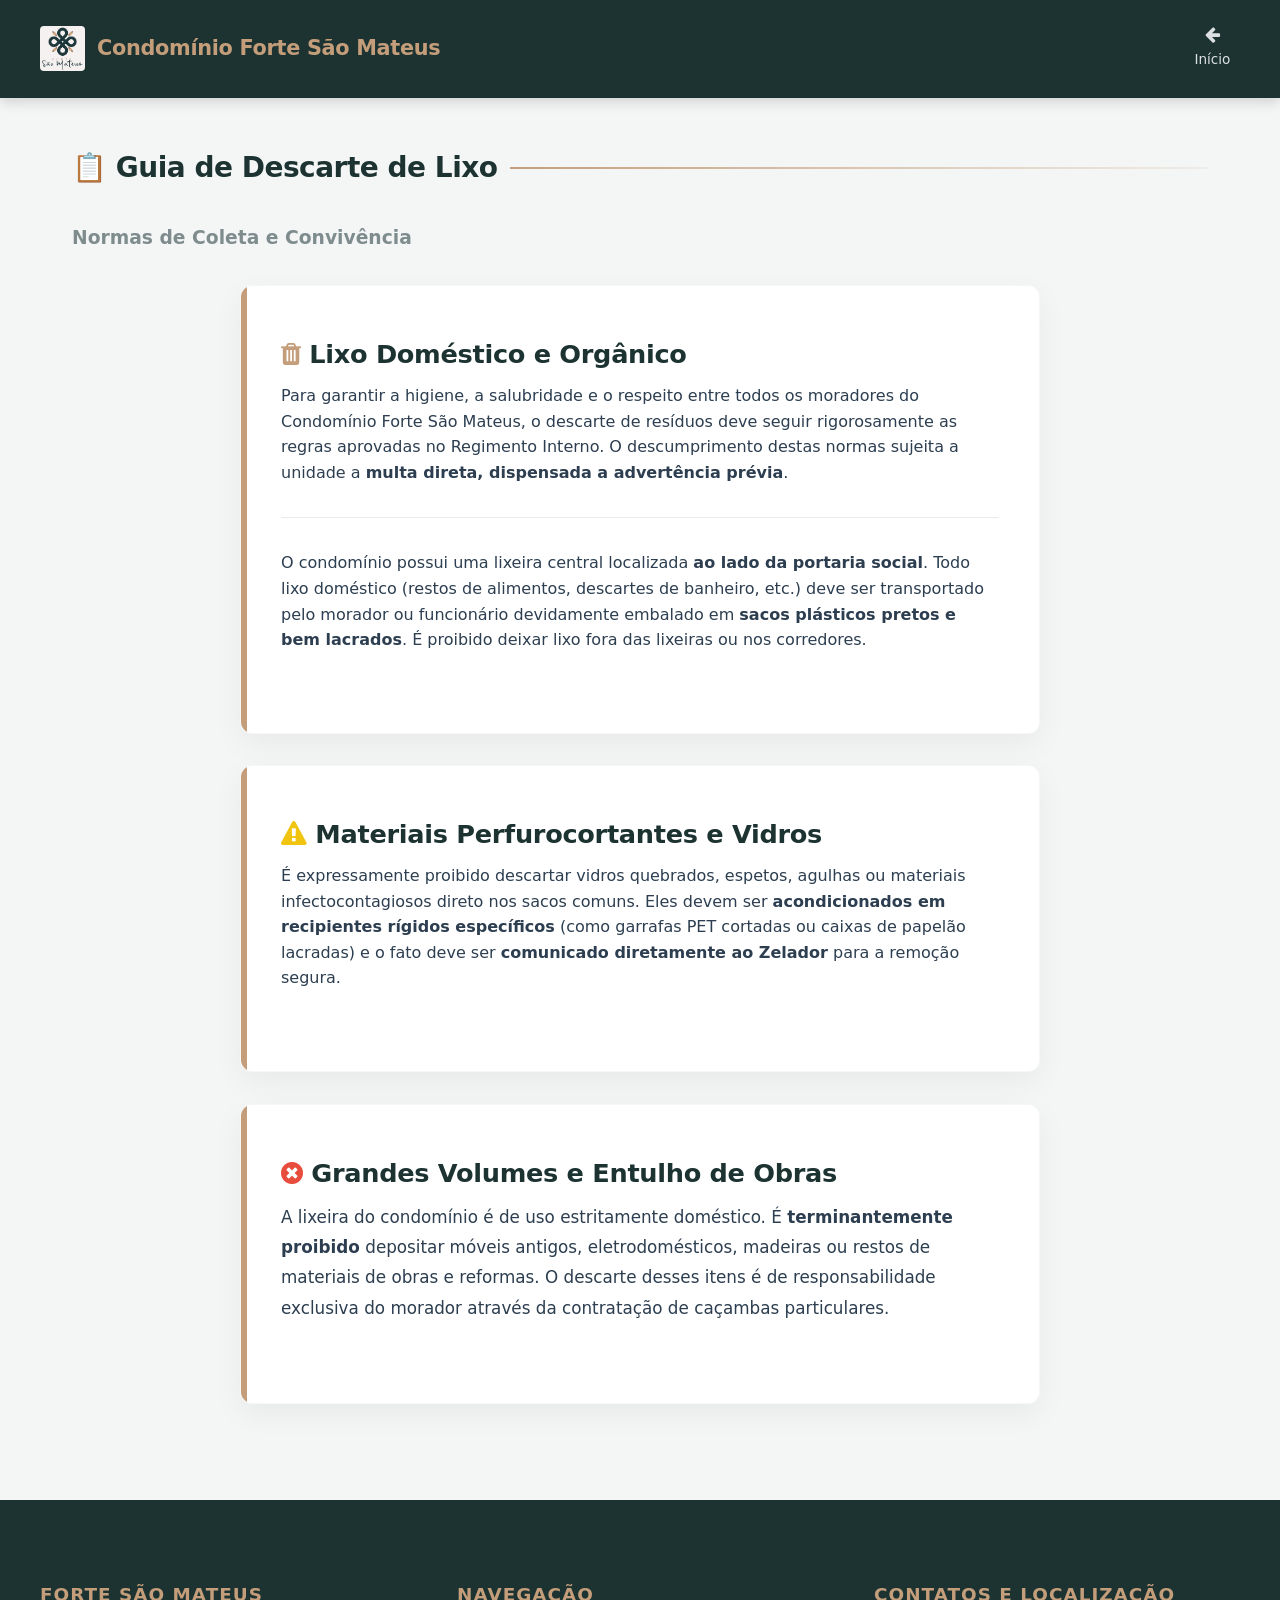
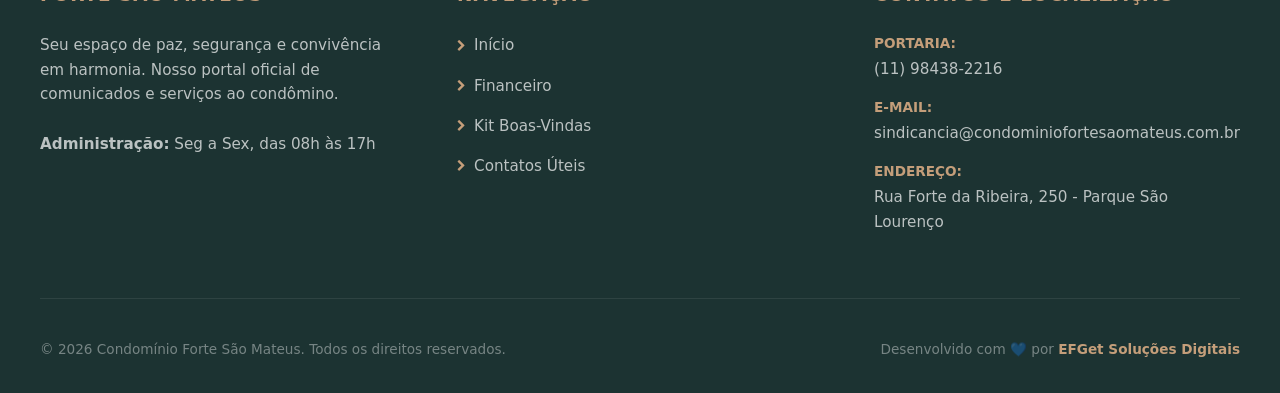
<file: guia-lixo.html>
<!DOCTYPE html>
<html lang="pt-BR">

<head>
    <meta charset="UTF-8">
    <meta name="viewport" content="width=device-width, initial-scale=1.0">
    <title>Descarte de Lixo - Forte São Mateus</title>
    <link rel="stylesheet" href="style.css">
    <link rel="stylesheet" href="https://cdnjs.cloudflare.com/ajax/libs/font-awesome/4.7.0/css/font-awesome.min.css">
</head>

<body>

    <!-- CABEÇALHO (Navbar integrada com link de volta) -->
    <header class="cabecalho">
        <div class="container-header">
            <a href="index.html" class="logo-link">
                <div class="logo-container">
                    <img src="imagens/LogoForteSaoMateus.png" alt="Logo" class="logo-img">
                    <div class="logo-titulo"><span>Condomínio Forte São Mateus</span></div>
                </div>
            </a>

             <nav id="mobile-nav" class="hidden">
                <ul>
                    <button id="btn-dark-mobile" class="btn-toggle-dark" aria-label="Alternar Modo Escuro">
                            <i class="fa fa-moon-o"></i> <span></span>
                        </button>
                    <li><a href="index.html#inicio"><i class="fa fa-home"></i> Início</a></li>
                    <li><a href="index.html#financeiro"><i class="fa fa-credit-card-alt"></i> Financeiro</a></li>
                    <li><a href="index.html#boas-vindas"><i class="fa fa-handshake-o"></i> Kit Boas-Vindas</a></li>
                    <li><a href="contatos-uteis.html"><i class="fa fa-phone"></i> Contato úteis</a></li>
                    <li><a href="index.html#atas"><i class="fa fa-file-text"></i> Atas e Documentos</a></li>
                    <li><a href="noticias.html#mural-noticias-completo"><i class="fa fa-bullhorn"></i> Notícias</a></li>
                    <li><a href="faleconosco.html"><i class="fa fa-envelope"></i> Fale Conosco</a></li>
                </ul>
            </nav>
            <nav class="menu-navegacao">
                <a href="index.html" class="link-retorno-menu">
                    <i class="fa fa-arrow-left"></i>
                    <span>Início</span>
                </a>
            </nav>
        </div>
    </header>

    <!-- Conteúdo das Regras -->
    <main class="conteudo-principal">
        <section class="secao revelar-ao-scroll visivel">
            <h2 class="titulo-secao">📋 Guia de Descarte de Lixo</h2>
            <h3 style="color: var(--texto-mutado); margin-bottom: 2rem;">Normas de Coleta e Convivência</h3>

            <div class="grid-cards-noticias">

                <!-- CARD 1: Lixo Doméstico e Orgânico -->
                <article class="card-noticia-longa revelar-ao-scroll">
                    <h3 style="color: var(--verde-escuro); margin-bottom: 0.5rem;"><i class="fa fa-trash"
                            style="color: var(--dourado-bronze);"></i> Lixo Doméstico e Orgânico</h3>
                    <div class="texto-completo22">
                        <p>Para garantir a higiene, a salubridade e o respeito entre todos os moradores do Condomínio
                            Forte São Mateus, o descarte de resíduos deve seguir rigorosamente as regras aprovadas no
                            Regimento Interno. O descumprimento destas normas sujeita a unidade a <strong>multa direta,
                                dispensada a advertência prévia</strong>.</p>

                        <hr style="border: 0; border-top: 1px solid rgba(0,0,0,0.08); margin: 2rem 0;">

                        <!-- Bloco 1: Lixo Comum -->
                        <div style="margin-bottom: 2rem;">
                            <p>O condomínio possui uma lixeira central localizada <strong>ao lado da portaria
                                    social</strong>. Todo lixo doméstico (restos de alimentos, descartes de banheiro,
                                etc.) deve ser transportado pelo morador ou funcionário devidamente embalado em
                                <strong>sacos plásticos pretos e bem lacrados</strong>. É proibido deixar lixo fora das
                                lixeiras ou nos corredores.
                            </p>
                        </div>
                </article>

                <!-- CARD 2: Materiais Perfurocortantes e Vidros -->
                <article class="card-noticia-longa revelar-ao-scroll">
                    <h3 style="color: var(--verde-escuro); margin-bottom: 0.5rem;"><i class="fa fa-exclamation-triangle"
                            style="color: #F1C40F;"></i> Materiais Perfurocortantes e Vidros</h3>
                    <!-- Bloco 2: Perfurocortantes -->
                    <div style="margin-bottom: 2rem;">
                        <p>É expressamente proibido descartar vidros quebrados, espetos, agulhas ou materiais
                            infectocontagiosos direto nos sacos comuns. Eles devem ser <strong>acondicionados em
                                recipientes rígidos específicos</strong> (como garrafas PET cortadas ou caixas de
                            papelão lacradas) e o fato deve ser <strong>comunicado diretamente ao Zelador</strong> para
                            a remoção segura.</p>
                    </div>
                </article>

                <!-- CARD 3: Grandes Volumes e Entulho de Obras -->
                <article class="card-noticia-longa revelar-ao-scroll">
                    <h3 style="color: var(--verde-escuro); margin-bottom: 0.5rem;"><i class="fa fa-times-circle"
                            style="color: #E74C3C;"></i> Grandes Volumes e Entulho de Obras</h3>
                    <div class="texto-completo2">
                        <!-- Bloco 3: Grandes Volumes -->
                        <div style="margin-bottom: 2rem;">
                            <p>A lixeira do condomínio é de uso estritamente doméstico. É <strong>terminantemente
                                    proibido</strong> depositar móveis antigos, eletrodomésticos, madeiras ou restos de
                                materiais de obras e reformas. O descarte desses itens é de responsabilidade exclusiva
                                do morador através da contratação de caçambas particulares.</p>
                        </div>
                    </div>
                </article>

            </div>
        </section>
    </main>

    <!-- RODAPÉ INTEGRADO -->
    <footer class="rodape">
        <div class="container-rodape">

            <!-- Coluna 1: Sobre e Créditos -->
            <div class="bloco-rodape">
                <h3>Forte São Mateus</h3>
                <p>Seu espaço de paz, segurança e convivência em harmonia. Nosso portal oficial de comunicados e
                    serviços ao condômino.</p>
                <br>
                <p><strong>Administração:</strong> Seg a Sex, das 08h às 17h</p>
            </div>

            <!-- Coluna 2: Links Rápidos -->
            <div class="bloco-rodape">
                <h3>Navegação</h3>
                <ul class="links-rodape">
                    <li><a href="#inicio"><i class="fa fa-chevron-right"></i> Início</a></li>
                    <li><a href="#financeiro"><i class="fa fa-chevron-right"></i> Financeiro</a></li>
                    <li><a href="#kit-boas-vindas"><i class="fa fa-chevron-right"></i> Kit Boas-Vindas</a></li>
                    <li><a href="#contatos"><i class="fa fa-chevron-right"></i> Contatos Úteis</a></li>
                </ul>
            </div>

            <!-- Coluna 3: Contatos e Endereço -->
            <div class="bloco-rodape">
                <h3>Contatos e Localização</h3>
                <ul>
                    <li><strong>Portaria:</strong> (11) 98438-2216</li>
                    <li><strong>E-mail:</strong> sindicancia@condominiofortesaomateus.com.br</li>
                    <li><strong>Endereço:</strong> Rua Forte da Ribeira, 250 - Parque São Lourenço</li>
                </ul>
            </div>

        </div>

        <!-- Barra Inferior de Direitos Autorais e Sua Marca -->
        <div class="direitos-autorais">
            <p>© 2026 Condomínio Forte São Mateus. Todos os direitos reservados.</p>
            <p class="creditos-assinatura">Desenvolvido com 💙 por <a>EFGet Soluções
                    Digitais</a></p>
        </div>
    </footer>

    <!-- Vincula o mesmo JavaScript que gerencia as animações de scroll -->
    <script src="script.js"></script>

    <!-- INTERFACE DO POP-UP DE VISUALIZAÇÃO (MODAL) -->
    <div id="modal-imagem" class="modal-noticia-preview">
        <span class="botao-fechar-modal">&times;</span>
        <div class="modal-conteudo-wrapper">
            <img class="modal-imagem-expandida" id="img-ampliada" alt="Visualização ampliada">
        </div>
        <div id="modal-legenda"></div>
    </div>

</body>

<!-- BARRA DE NAVEGAÇÃO INFERIOR ESTILO APLICATIVO (APENAS MOBILE) -->
<div id="menus-mobile-injetados"></div>

</html>
</file>
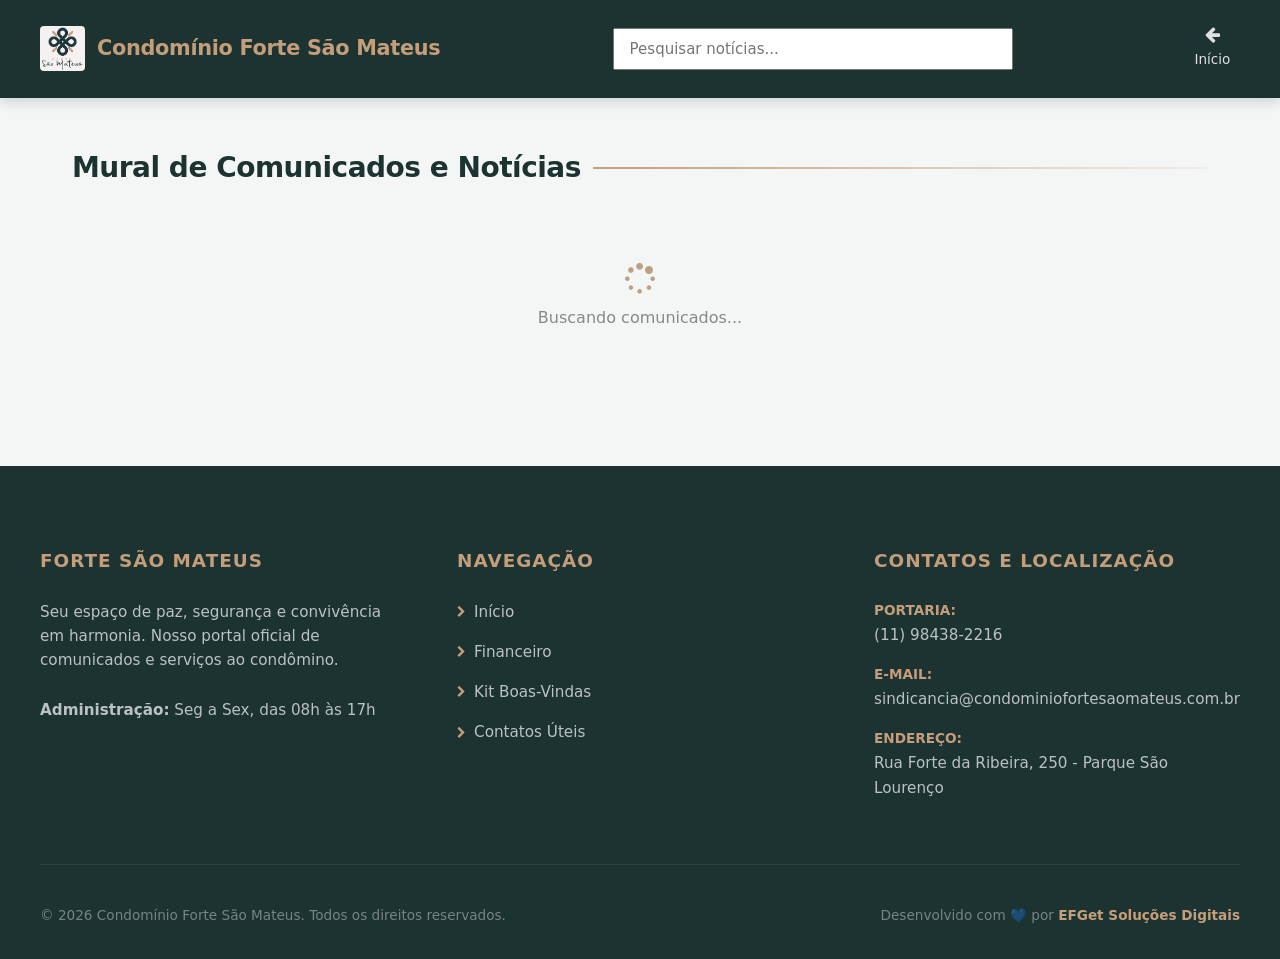
<file: noticias.html>
<!DOCTYPE html>
<html lang="pt-BR">

<head>
    <meta charset="UTF-8">
    <meta name="viewport" content="width=device-width, initial-scale=1.0">
    <title>Mural de Notícias - Condomínio Forte São Mateus</title>
    <link rel="stylesheet" href="https://cdnjs.cloudflare.com/ajax/libs/font-awesome/4.7.0/css/font-awesome.min.css">
    <link rel="stylesheet" href="style.css">
</head>

<body>

    <!-- CABEÇALHO (Navbar integrada com link de volta) -->
    <header class="cabecalho">
        <div class="container-header">
            <a href="index.html#inicio" class="logo-link">
                <div class="logo-container">
                    <img src="imagens/LogoForteSaoMateus.png" alt="Logo" class="logo-img" href="inicio">
                    <div class="logo-titulo"> <span>Condomínio Forte São Mateus</span></div>
                </div>
            </a>

            <!-- MENU MOBILE: Lista vertical flutuante, escondida por padrão no PC e celular -->
             <nav id="mobile-nav" class="hidden">
                <ul>
                    <button id="btn-dark-mobile" class="btn-toggle-dark" aria-label="Alternar Modo Escuro">
                            <i class="fa fa-moon-o"></i> <span></span>
                        </button>
                    <li><a href="index.html#inicio"><i class="fa fa-home"></i> Início</a></li>
                    <li><a href="index.html#financeiro"><i class="fa fa-credit-card-alt"></i> Financeiro</a></li>
                    <li><a href="index.html#boas-vindas"><i class="fa fa-handshake-o"></i> Kit Boas-Vindas</a></li>
                    <li><a href="contatos-uteis.html"><i class="fa fa-phone"></i> Contato úteis</a></li>
                    <li><a href="index.html#atas"><i class="fa fa-file-text"></i> Atas e Documentos</a></li>
                    <li><a href="noticias.html#mural-noticias-completo"><i class="fa fa-bullhorn"></i> Notícias</a></li>
                    <li><a href="faleconosco.html"><i class="fa fa-envelope"></i> Fale Conosco</a></li>
                </ul>
            </nav>

            <!-- BARRA DE PESQUISA INTEGRADA NA NAVBAR -->
            <div class="mural-busca-container">
                <input type="text" id="input-busca-noticias" placeholder="Pesquisar notícias... ">
            </div>

            <nav class="menu-navegacao">
                <a href="index.html" class="link-retorno-menu">
                    <i class="fa fa-arrow-left"></i>
                    <span>Início</span>
                </a>
            </nav>
        </div>
    </header>

    <!-- CONTEÚDO PRINCIPAL DO MURAL -->
    <main class="conteudo-principal">
        <section class="secao">
            <h1 class="titulo-secao revelar-ao-scroll">Mural de Comunicados e Notícias</h1>

            <div id="mural-noticias-completo" class="grid-cards-noticias">

                <!-- Serão carregados dados da planilha aqui -->

                <!-- MENSAGEM DE CARREGAMENTO (Sumiu o conteúdo fixo antigo) -->
                <div id="carregando-noticias" style="text-align: center; padding: 40px; width: 100%; color: #888;">
                    <i class="fa fa-spinner fa-spin" style="font-size: 32px; margin-bottom: 10px; color: #baa181;"></i>
                    <p style="font-size: 16px; font-weight: 500;">Buscando comunicados...</p>
                </div>

            </div>
        </section>
    </main>

    <footer class="rodape">
        <div class="container-rodape">

            <!-- Coluna 1: Sobre e Créditos -->
            <div class="bloco-rodape">
                <h3>Forte São Mateus</h3>
                <p>Seu espaço de paz, segurança e convivência em harmonia. Nosso portal oficial de comunicados e
                    serviços ao condômino.</p>
                <br>
                <p><strong>Administração:</strong> Seg a Sex, das 08h às 17h</p>
            </div>

            <!-- Coluna 2: Links Rápidos -->
            <div class="bloco-rodape">
                <h3>Navegação</h3>
                <ul class="links-rodape">
                    <li><a href="#inicio"><i class="fa fa-chevron-right"></i> Início</a></li>
                    <li><a href="#financeiro"><i class="fa fa-chevron-right"></i> Financeiro</a></li>
                    <li><a href="#kit-boas-vindas"><i class="fa fa-chevron-right"></i> Kit Boas-Vindas</a></li>
                    <li><a href="#contatos"><i class="fa fa-chevron-right"></i> Contatos Úteis</a></li>
                </ul>
            </div>

            <!-- Coluna 3: Contatos e Endereço -->
            <div class="bloco-rodape">
                <h3>Contatos e Localização</h3>
                <ul>
                    <li><strong>Portaria:</strong> (11) 98438-2216</li>
                    <li><strong>E-mail:</strong> sindicancia@condominiofortesaomateus.com.br</li>
                    <li><strong>Endereço:</strong> Rua Forte da Ribeira, 250 - Parque São Lourenço</li>
                </ul>
            </div>

        </div>

        <!-- Barra Inferior de Direitos Autorais e Sua Marca -->
        <div class="direitos-autorais">
            <p>© 2026 Condomínio Forte São Mateus. Todos os direitos reservados.</p>
            <p class="creditos-assinatura">Desenvolvido com 💙 por <a>EFGet Soluções
                    Digitais</a></p>
        </div>
    </footer>

    <!-- Vincula o mesmo JavaScript que gerencia as animações de scroll -->
    <script src="script.js"></script>

    <!-- INTERFACE DO POP-UP DE VISUALIZAÇÃO (MODAL) -->
    <div id="modal-imagem" class="modal-noticia-preview">
        <span class="botao-fechar-modal">&times;</span>
        <div class="modal-conteudo-wrapper">
            <img class="modal-imagem-expandida" id="img-ampliada" alt="Visualização ampliada">
        </div>
        <div id="modal-legenda"></div>
    </div>

</body>

<!-- BARRA DE NAVEGAÇÃO INFERIOR ESTILO APLICATIVO (APENAS MOBILE) -->
<div id="menus-mobile-injetados"></div>

</html>
</file>
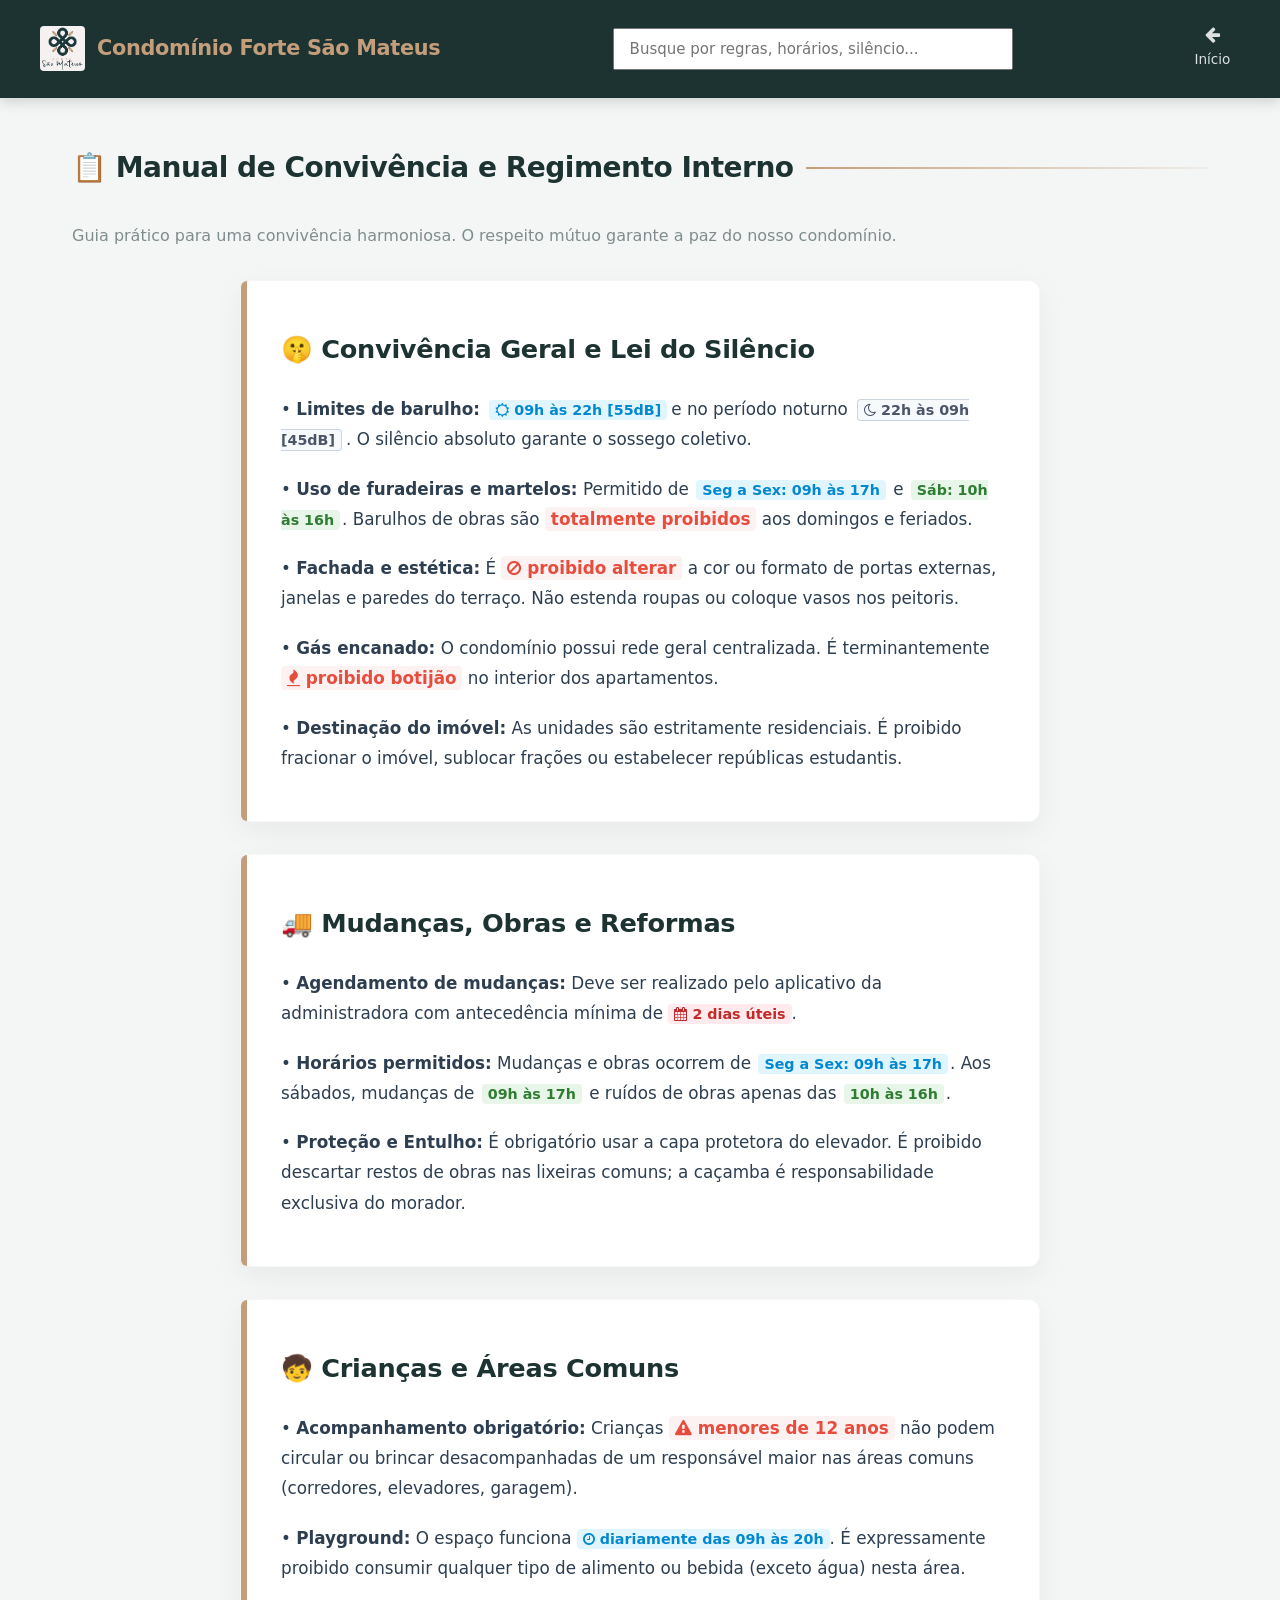
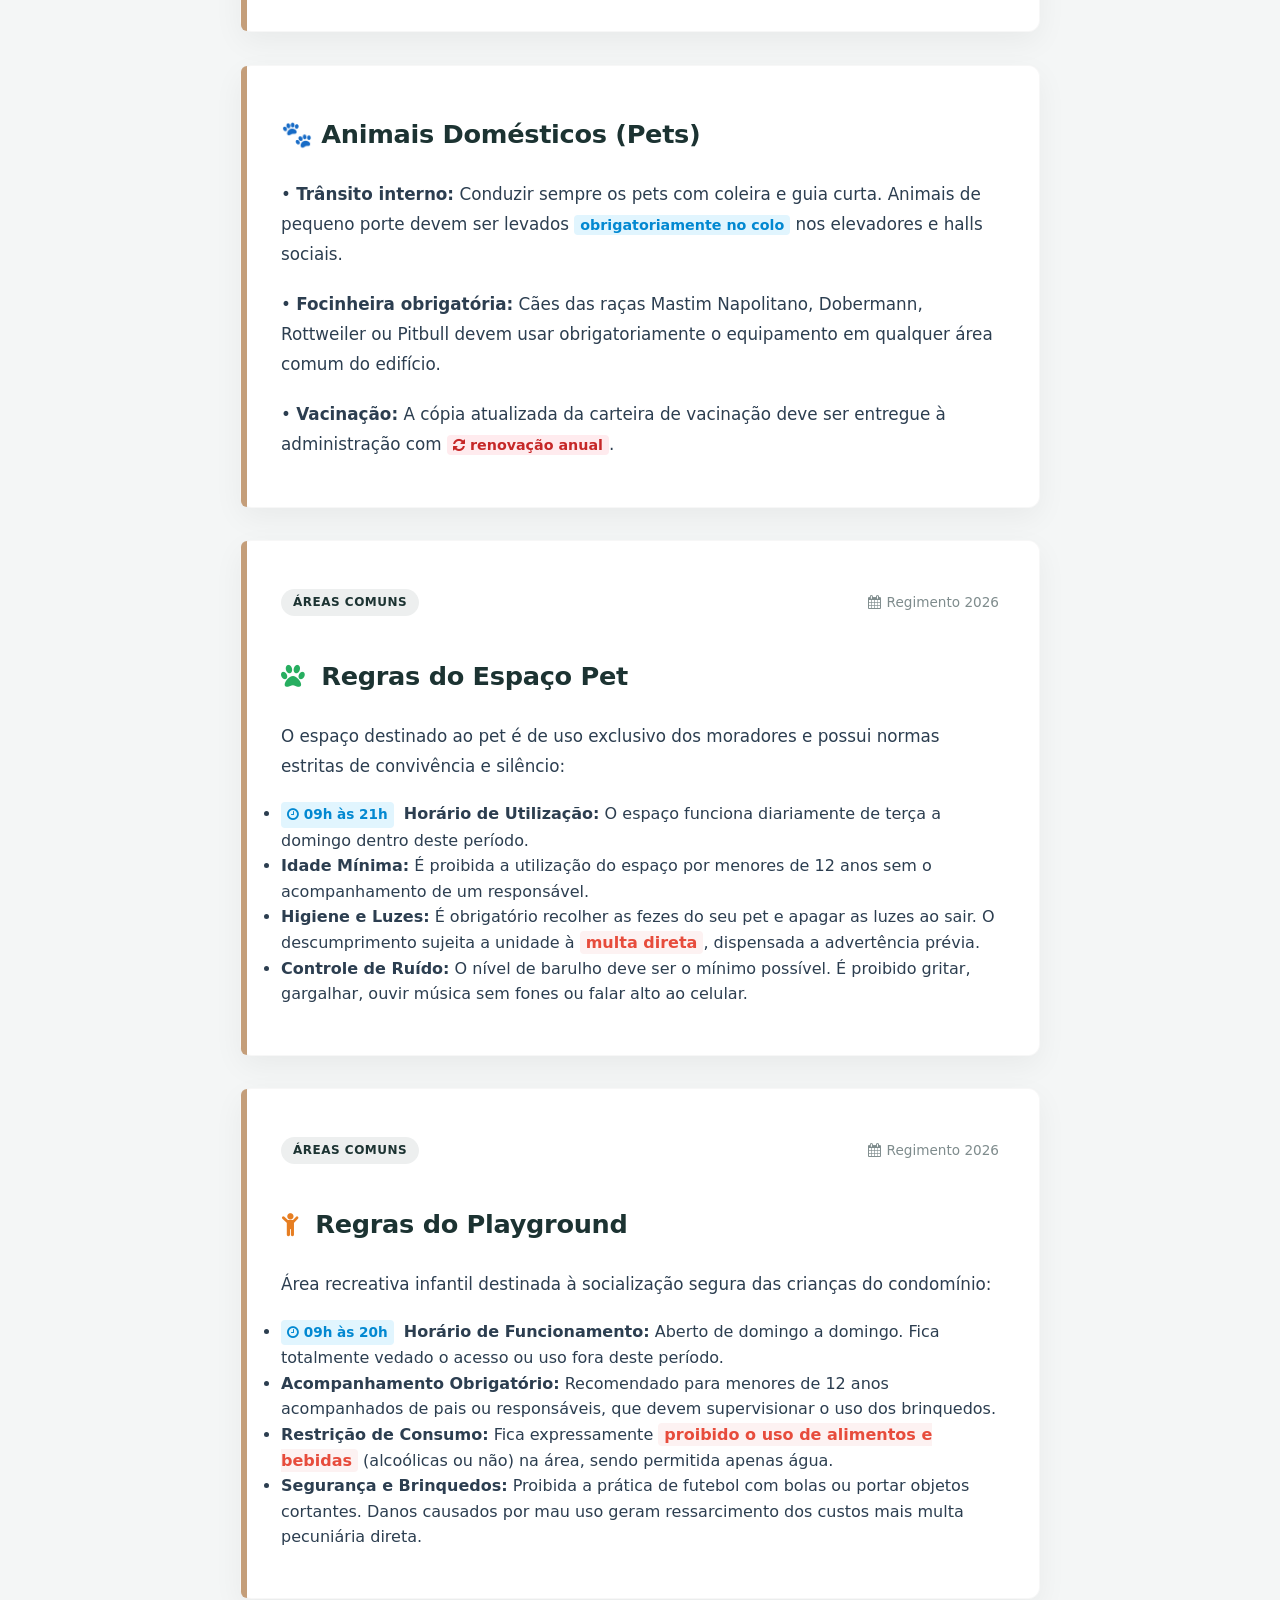
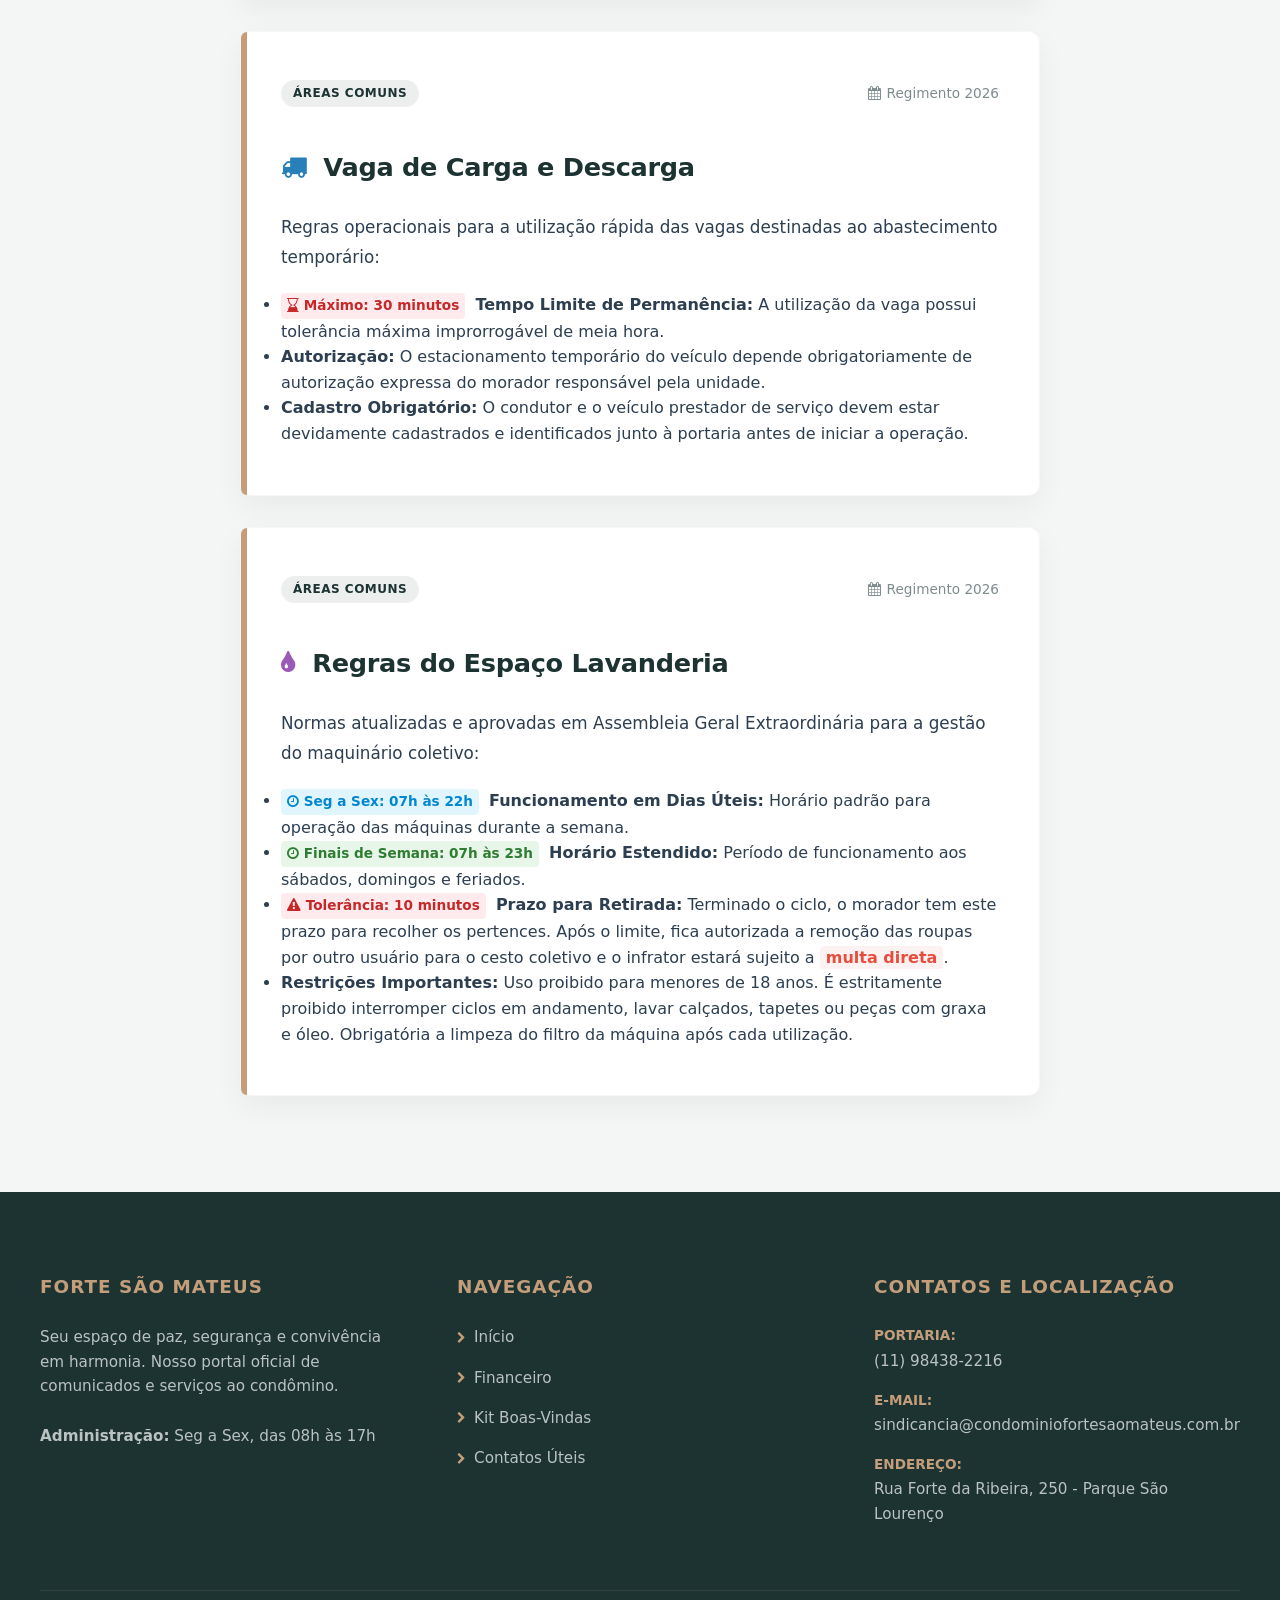
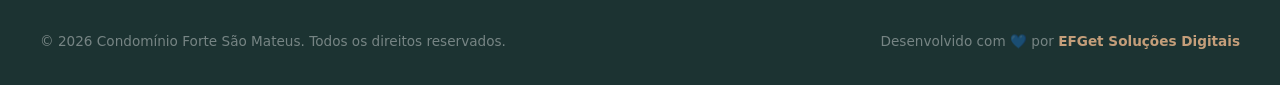
<file: regras.html>
<!DOCTYPE html>
<html lang="pt-BR">

<head>
    <meta charset="UTF-8">
    <meta name="viewport" content="width=device-width, initial-scale=1.0">
    <title>Regimento Interno - Forte São Mateus</title>
    <link rel="stylesheet" href="style.css">
    <link rel="stylesheet" href="https://cdnjs.cloudflare.com/ajax/libs/font-awesome/4.7.0/css/font-awesome.min.css">
</head>

<body>

    <!-- CABEÇALHO (Navbar integrada com link de volta) -->
    <header class="cabecalho">
        <div class="container-header">
            <a href="index.html" class="logo-link">
                <div class="logo-container">
                    <img src="imagens/LogoForteSaoMateus.png" alt="Logo" class="logo-img">
                    <div class="logo-titulo"><span>Condomínio Forte São Mateus</span></div>
                </div>
            </a>
            <div class="busca-container">
                <input type="text" id="input-busca-regras" placeholder="Busque por regras, horários, silêncio...">
            </div>

            <!-- MENU MOBILE: Lista vertical flutuante, escondida por padrão no PC e celular -->
            <nav id="mobile-nav" class="hidden">
                <ul>
                    <button id="btn-dark-mobile" class="btn-toggle-dark" aria-label="Alternar Modo Escuro">
                            <i class="fa fa-moon-o"></i> <span></span>
                        </button>
                    <li><a href="index.html#inicio"><i class="fa fa-home"></i> Início</a></li>
                    <li><a href="index.html#financeiro"><i class="fa fa-credit-card-alt"></i> Financeiro</a></li>
                    <li><a href="index.html#boas-vindas"><i class="fa fa-handshake-o"></i> Kit Boas-Vindas</a></li>
                    <li><a href="contatos-uteis.html"><i class="fa fa-phone"></i> Contato úteis</a></li>
                    <li><a href="index.html#atas"><i class="fa fa-file-text"></i> Atas e Documentos</a></li>
                    <li><a href="noticias.html#mural-noticias-completo"><i class="fa fa-bullhorn"></i> Notícias</a></li>
                    <li><a href="faleconosco.html"><i class="fa fa-envelope"></i> Fale Conosco</a></li>
                </ul>
            </nav>

            <nav class="menu-navegacao">
                <a href="index.html" class="link-retorno-menu">
                    <i class="fa fa-arrow-left"></i>
                    <span>Início</span>
                </a>
            </nav>
        </div>
    </header>

    <!-- Conteúdo das Regras -->
    <main class="conteudo-principal">
        <section class="secao revelar-ao-scroll visivel">
            <h2 class="titulo-secao">📋 Manual de Convivência e Regimento Interno</h2>
            <p style="color: var(--texto-mutado); margin-bottom: 2rem;">Guia prático para uma convivência harmoniosa. O
                respeito mútuo garante a paz do nosso condomínio.</p>

            <div class="grid-cards-regras">

                <!-- CARD 1: SILÊNCIO -->
                <article class="card-texto-longo revelar-ao-scroll">
                    <h3 class="titulo-categoria" >🤫 Convivência Geral e Lei do Silêncio</h3>
                    <div class="texto-completo2">
                        <p>
                            • <strong>Limites de barulho:</strong>
                            <span
                                style="background: #e1f5fe; color: #0288d1; padding: 2px 6px; border-radius: 4px; font-size: 0.85em; font-weight: bold; margin: 0 4px;"><i
                                    class="fa fa-sun-o"></i> 09h às 22h [55dB]</span>e no período noturno <span
                                style="background: #f7fafc; color: #4a5568; border: 1px solid #cbd5e0; padding: 2px 6px; border-radius: 4px; font-size: 0.85em; font-weight: bold; margin: 0 4px;"><i
                                    class="fa fa-moon-o"></i> 22h às 09h [45dB]</span>. O silêncio absoluto garante o
                            sossego coletivo.
                        </p>
                        <p>
                            • <strong>Uso de furadeiras e martelos:</strong> Permitido de
                            <span
                                style="background: #e1f5fe; color: #0288d1; padding: 2px 6px; border-radius: 4px; font-size: 0.85em; font-weight: bold; margin: 0 2px;">Seg
                                a Sex: 09h às 17h</span> e
                            <span
                                style="background: #e8f5e9; color: #2e7d32; padding: 2px 6px; border-radius: 4px; font-size: 0.85em; font-weight: bold; margin: 0 2px;">Sáb:
                                10h às 16h</span>. Barulhos de obras são <span
                                style="color: #e74c3c; font-weight: bold; background: #fdf2f2; padding: 2px 6px; border-radius: 4px;">totalmente
                                proibidos</span> aos domingos e feriados.
                        </p>
                        <p>
                            • <strong>Fachada e estética:</strong> É <span
                                style="color: #e74c3c; font-weight: bold; background: #fdf2f2; padding: 2px 6px; border-radius: 4px;"><i
                                    class="fa fa-ban"></i> proibido alterar</span> a cor ou formato de portas externas,
                            janelas e paredes do terraço. Não estenda roupas ou coloque vasos nos peitoris.
                        </p>
                        <p>
                            • <strong>Gás encanado:</strong> O condomínio possui rede geral centralizada. É
                            terminantemente <span
                                style="color: #e74c3c; font-weight: bold; background: #fdf2f2; padding: 2px 6px; border-radius: 4px;"><i
                                    class="fa fa-fire"></i> proibido botijão</span> no interior dos apartamentos.
                        </p>
                        <p>
                            • <strong>Destinação do imóvel:</strong> As unidades são estritamente residenciais. É
                            proibido fracionar o imóvel, sublocar frações ou estabelecer repúblicas estudantis.
                        </p>
                    </div>
                </article>

                <!-- CARD 2: MUDANÇAS E REFORMAS -->
                <article class="card-texto-longo revelar-ao-scroll" id="regra-mudancas">
                    <h3 class="titulo-categoria">🚚 Mudanças, Obras e Reformas</h3>
                    <div class="texto-completo2">
                        <p>
                            • <strong>Agendamento de mudanças:</strong> Deve ser realizado pelo aplicativo da
                            administradora com antecedência mínima de <span
                                style="background: #ffebee; color: #c62828; padding: 2px 6px; border-radius: 4px; font-size: 0.85em; font-weight: bold;"><i
                                    class="fa fa-calendar"></i> 2 dias úteis</span>.
                        </p>
                        <p>
                            • <strong>Horários permitidos:</strong> Mudanças e obras ocorrem de <span
                                style="background: #e1f5fe; color: #0288d1; padding: 2px 6px; border-radius: 4px; font-size: 0.85em; font-weight: bold; margin: 0 2px;">Seg
                                a Sex: 09h às 17h</span>. Aos sábados, mudanças de <span
                                style="background: #e8f5e9; color: #2e7d32; padding: 2px 6px; border-radius: 4px; font-size: 0.85em; font-weight: bold; margin: 0 2px;">09h
                                às 17h</span> e ruídos de obras apenas das <span
                                style="background: #e8f5e9; color: #2e7d32; padding: 2px 6px; border-radius: 4px; font-size: 0.85em; font-weight: bold; margin: 0 2px;">10h
                                às 16h</span>.
                        </p>
                        <p>
                            • <strong>Proteção e Entulho:</strong> É obrigatório usar a capa protetora do elevador. É
                            proibido descartar restos de obras nas lixeiras comuns; a caçamba é responsabilidade
                            exclusiva do morador.
                        </p>
                    </div>
                </article>

                <!-- CARD 3: CRIANÇAS -->
                <article class="card-texto-longo revelar-ao-scroll" id="regra-criancas">
                    <h3 class="titulo-categoria">🧒 Crianças e Áreas Comuns</h3>
                    <div class="texto-completo2">
                        <p>
                            • <strong>Acompanhamento obrigatório:</strong> Crianças <span
                                style="color: #e74c3c; font-weight: bold; background: #fdf2f2; padding: 2px 6px; border-radius: 4px;"><i
                                    class="fa fa-warning"></i> menores de 12 anos</span> não podem circular ou brincar
                            desacompanhadas de um responsável maior nas áreas comuns (corredores, elevadores, garagem).
                        </p>
                        <p>
                            • <strong>Playground:</strong> O espaço funciona <span
                                style="background: #e1f5fe; color: #0288d1; padding: 2px 6px; border-radius: 4px; font-size: 0.85em; font-weight: bold;"><i
                                    class="fa fa-clock-o"></i> diariamente das 09h às 20h</span>. É expressamente
                            proibido consumir qualquer tipo de alimento ou bebida (exceto água) nesta área.
                        </p>
                    </div>
                </article>

                <!-- CARD 4: PETS -->
                <article class="card-texto-longo revelar-ao-scroll" id="regra-pets">
                    <h3 class="titulo-categoria">🐾 Animais Domésticos (Pets)</h3>
                    <div class="texto-completo2">
                        <p>
                            • <strong>Trânsito interno:</strong> Conduzir sempre os pets com coleira e guia curta.
                            Animais de pequeno porte devem ser levados <span
                                style="background: #e1f5fe; color: #0288d1; padding: 2px 6px; border-radius: 4px; font-size: 0.85em; font-weight: bold;">obrigatoriamente
                                no colo</span> nos elevadores e halls sociais.
                        </p>
                        <p>
                            • <strong>Focinheira obrigatória:</strong> Cães das raças Mastim Napolitano, Dobermann,
                            Rottweiler ou Pitbull devem usar obrigatoriamente o equipamento em qualquer área comum do
                            edifício.
                        </p>
                        <p>
                            • <strong>Vacinação:</strong> A cópia atualizada da carteira de vacinação deve ser entregue
                            à administração com <span
                                style="background: #ffebee; color: #c62828; padding: 2px 6px; border-radius: 4px; font-size: 0.85em; font-weight: bold;"><i
                                    class="fa fa-refresh"></i> renovação anual</span>.
                        </p>
                    </div>
                </article>

                <!-- REGRAS DO ESPAÇO PET -->
                <article class="card-texto-longo revelar-ao-scroll" id="regras-espaco-pet">
                    <div class="meta-texto-longo">
                        <span class="badge-categoria">Áreas Comuns</span>
                        <div class="data-publicacao"><i class="fa fa-calendar"></i> Regimento 2026</div>
                    </div>

                    <h3 class="titulo-categoria"><i class="fa fa-paw" style="margin-right: 8px; color: #27ae60;"></i> Regras do Espaço Pet</h3>

                    <div class="texto-completo2">
                        <p>O espaço destinado ao pet é de uso exclusivo dos moradores e possui normas estritas de
                            convivência e silêncio:</p>
                        <ul>
                            <li>
                                <strong
                                    style="background: #e1f5fe; color: #0288d1; padding: 2px 6px; border-radius: 4px; font-size: 0.85em; margin-right: 5px; display: inline-block;">
                                    <i class="fa fa-clock-o"></i> 09h às 21h
                                </strong>
                                <strong>Horário de Utilização:</strong> O espaço funciona diariamente de terça a domingo
                                dentro deste período.
                            </li>
                            <li><strong>Idade Mínima:</strong> É proibida a utilização do espaço por menores de 12 anos
                                sem o acompanhamento de um responsável.</li>
                            <li><strong>Higiene e Luzes:</strong> É obrigatório recolher as fezes do seu pet e apagar as
                                luzes ao sair. O descumprimento sujeita a unidade à <span
                                    style="color: #e74c3c; font-weight: bold; background: #fdf2f2; padding: 2px 6px; border-radius: 4px;">multa
                                    direta</span>, dispensada a advertência prévia.</li>
                            <li><strong>Controle de Ruído:</strong> O nível de barulho deve ser o mínimo possível. É
                                proibido gritar, gargalhar, ouvir música sem fones ou falar alto ao celular.</li>
                        </ul>
                    </div>
                </article>

                <!-- REGRAS DO PLAYGROUND -->
                <article class="card-texto-longo revelar-ao-scroll" id="regras-playground">
                    <div class="meta-texto-longo">
                        <span class="badge-categoria">Áreas Comuns</span>
                        <div class="data-publicacao"><i class="fa fa-calendar"></i> Regimento 2026</div>
                    </div>

                    <h3 class="titulo-categoria"><i class="fa fa-child" style="margin-right: 8px; color: #e67e22;"></i> Regras do Playground</h3>

                    <div class="texto-completo2">
                        <p>Área recreativa infantil destinada à socialização segura das crianças do condomínio:</p>
                        <ul>
                            <li>
                                <strong
                                    style="background: #e1f5fe; color: #0288d1; padding: 2px 6px; border-radius: 4px; font-size: 0.85em; margin-right: 5px; display: inline-block;">
                                    <i class="fa fa-clock-o"></i> 09h às 20h
                                </strong>
                                <strong>Horário de Funcionamento:</strong> Aberto de domingo a domingo. Fica totalmente
                                vedado o acesso ou uso fora deste período.
                            </li>
                            <li><strong>Acompanhamento Obrigatório:</strong> Recomendado para menores de 12 anos
                                acompanhados de pais ou responsáveis, que devem supervisionar o uso dos brinquedos.</li>
                            <li><strong>Restrição de Consumo:</strong> Fica expressamente <span
                                    style="color: #e74c3c; font-weight: bold; background: #fdf2f2; padding: 2px 6px; border-radius: 4px;">proibido
                                    o uso de alimentos e bebidas</span> (alcoólicas ou não) na área, sendo permitida
                                apenas água.</li>
                            <li><strong>Segurança e Brinquedos:</strong> Proibida a prática de futebol com bolas ou
                                portar objetos cortantes. Danos causados por mau uso geram ressarcimento dos custos mais
                                multa pecuniária direta.</li>
                        </ul>
                    </div>
                </article>

                <!-- REGRAS DE CARGA E DESCARGA -->
                <article class="card-texto-longo revelar-ao-scroll" id="regras-carga-descarga">
                    <div class="meta-texto-longo">
                        <span class="badge-categoria">Áreas Comuns</span>
                        <div class="data-publicacao"><i class="fa fa-calendar"></i> Regimento 2026</div>
                    </div>

                    <h3 class="titulo-categoria"><i class="fa fa-truck" style="margin-right: 8px; color: #2980b9;"></i> Vaga de Carga e Descarga
                    </h3>

                    <div class="texto-completo2">
                        <p>Regras operacionais para a utilização rápida das vagas destinadas ao abastecimento
                            temporário:</p>
                        <ul>
                            <li>
                                <strong
                                    style="background: #ffebee; color: #c62828; padding: 2px 6px; border-radius: 4px; font-size: 0.85em; margin-right: 5px; display: inline-block;">
                                    <i class="fa fa-hourglass-end"></i> Máximo: 30 minutos
                                </strong>
                                <strong>Tempo Limite de Permanência:</strong> A utilização da vaga possui tolerância
                                máxima improrrogável de meia hora.
                            </li>
                            <li><strong>Autorização:</strong> O estacionamento temporário do veículo depende
                                obrigatoriamente de autorização expressa do morador responsável pela unidade.</li>
                            <li><strong>Cadastro Obrigatório:</strong> O condutor e o veículo prestador de serviço devem
                                estar devidamente cadastrados e identificados junto à portaria antes de iniciar a
                                operação.</li>
                        </ul>
                    </div>
                </article>

                <!-- REGRAS DA LAVANDERIA -->
                <article class="card-texto-longo revelar-ao-scroll" id="regras-lavanderia">
                    <div class="meta-texto-longo">
                        <span class="badge-categoria">Áreas Comuns</span>
                        <div class="data-publicacao"><i class="fa fa-calendar"></i> Regimento 2026</div>
                    </div>

                    <h3 class="titulo-categoria"><i class="fa fa-tint" style="margin-right: 8px; color: #9b59b6;"></i> Regras do Espaço
                        Lavanderia</h3>

                    <div class="texto-completo2">
                        <p>Normas atualizadas e aprovadas em Assembleia Geral Extraordinária para a gestão do maquinário
                            coletivo:</p>
                        <ul>
                            <li>
                                <strong
                                    style="background: #e1f5fe; color: #0288d1; padding: 2px 6px; border-radius: 4px; font-size: 0.85em; margin-right: 5px; display: inline-block;">
                                    <i class="fa fa-clock-o"></i> Seg a Sex: 07h às 22h
                                </strong>
                                <strong>Funcionamento em Dias Úteis:</strong> Horário padrão para operação das máquinas
                                durante a semana.
                            </li>
                            <li>
                                <strong
                                    style="background: #e8f5e9; color: #2e7d32; padding: 2px 6px; border-radius: 4px; font-size: 0.85em; margin-right: 5px; display: inline-block;">
                                    <i class="fa fa-clock-o"></i> Finais de Semana: 07h às 23h
                                </strong>
                                <strong>Horário Estendido:</strong> Período de funcionamento aos sábados, domingos e
                                feriados.
                            </li>
                            <li>
                                <strong
                                    style="background: #ffebee; color: #c62828; padding: 2px 6px; border-radius: 4px; font-size: 0.85em; margin-right: 5px; display: inline-block;">
                                    <i class="fa fa-warning"></i> Tolerância: 10 minutos
                                </strong>
                                <strong>Prazo para Retirada:</strong> Terminado o ciclo, o morador tem este prazo para
                                recolher os pertences. Após o limite, fica autorizada a remoção das roupas por outro
                                usuário para o cesto coletivo e o infrator estará sujeito a <span
                                    style="color: #e74c3c; font-weight: bold; background: #fdf2f2; padding: 2px 6px; border-radius: 4px;">multa
                                    direta</span>.
                            </li>
                            <li><strong>Restrições Importantes:</strong> Uso proibido para menores de 18 anos. É
                                estritamente proibido interromper ciclos em andamento, lavar calçados, tapetes ou peças
                                com graxa e óleo. Obrigatória a limpeza do filtro da máquina após cada utilização.</li>
                        </ul>
                    </div>
                </article>

            </div>
        </section>
    </main>

    <!-- RODAPÉ INTEGRADO -->
    <footer class="rodape">
        <div class="container-rodape">

            <!-- Coluna 1: Sobre e Créditos -->
            <div class="bloco-rodape">
                <h3>Forte São Mateus</h3>
                <p>Seu espaço de paz, segurança e convivência em harmonia. Nosso portal oficial de comunicados e
                    serviços ao condômino.</p>
                <br>
                <p><strong>Administração:</strong> Seg a Sex, das 08h às 17h</p>
            </div>

            <!-- Coluna 2: Links Rápidos -->
            <div class="bloco-rodape">
                <h3>Navegação</h3>
                <ul class="links-rodape">
                    <li><a href="#inicio"><i class="fa fa-chevron-right"></i> Início</a></li>
                    <li><a href="#financeiro"><i class="fa fa-chevron-right"></i> Financeiro</a></li>
                    <li><a href="#kit-boas-vindas"><i class="fa fa-chevron-right"></i> Kit Boas-Vindas</a></li>
                    <li><a href="#contatos"><i class="fa fa-chevron-right"></i> Contatos Úteis</a></li>
                </ul>
            </div>

            <!-- Coluna 3: Contatos e Endereço -->
            <div class="bloco-rodape">
                <h3>Contatos e Localização</h3>
                <ul>
                    <li><strong>Portaria:</strong> (11) 98438-2216</li>
                    <li><strong>E-mail:</strong> sindicancia@condominiofortesaomateus.com.br</li>
                    <li><strong>Endereço:</strong> Rua Forte da Ribeira, 250 - Parque São Lourenço</li>
                </ul>
            </div>

        </div>

        <!-- Barra Inferior de Direitos Autorais e Sua Marca -->
        <div class="direitos-autorais">
            <p>© 2026 Condomínio Forte São Mateus. Todos os direitos reservados.</p>
            <p class="creditos-assinatura">Desenvolvido com 💙 por <a>EFGet Soluções
                    Digitais</a></p>
        </div>
    </footer>

    <!-- Vincula o mesmo JavaScript que gerencia as animações de scroll -->
    <script src="script.js"></script>

    <!-- INTERFACE DO POP-UP DE VISUALIZAÇÃO (MODAL) -->
    <div id="modal-imagem" class="modal-noticia-preview">
        <span class="botao-fechar-modal">&times;</span>
        <div class="modal-conteudo-wrapper">
            <img class="modal-imagem-expandida" id="img-ampliada" alt="Visualização ampliada">
        </div>
        <div id="modal-legenda"></div>
    </div>

</body>

<!-- BARRA DE NAVEGAÇÃO INFERIOR ESTILO APLICATIVO (APENAS MOBILE) -->
 <div id="menus-mobile-injetados"></div>

</html>
</file>
<file: style.css>
html {
    scroll-behavior: smooth;
}

html,
body {
    margin: 0;
    padding: 0;
    width: 100%;
    overflow-x: hidden;
    /* Impede estritamente a rolagem lateral */
    box-sizing: border-box;
}

.revelar-ao-scroll {
    opacity: 0;
    transform: translateY(20px);
    transition: transform 1.2s cubic-bezier(0.215, 0.610, 0.355, 1),
        opacity 1.2s cubic-bezier(0.215, 0.610, 0.355, 1);
    will-change: transform, opacity;
}

.revelar-ao-scroll.visivel {
    opacity: 1;
    transform: translateY(0);
}

.grid-cards .card:nth-child(1) {
    transition-delay: 0.1s;
}

.grid-cards .card:nth-child(2) {
    transition-delay: 0.25s;
}

.grid-cards .card:nth-child(3) {
    transition-delay: 0.4s;
}

.grid-cards .card:nth-child(4) {
    transition-delay: 0.55s;
}

/* ------------------------------------
   PALETA DE CORES E VARIÁVEIS MODERNAS
--------------------------------------- */
:root {
    --verde-escuro: #1C3332;
    --verde-sutil: #2d4f4e;
    --dourado-bronze: #C49E7A;
    --dourado-hover: #b38d69;
    --fundo-claro: #F4F6F6;
    --branco: #FFFFFF;
    --texto-escuro: #2C3E50;
    --texto-mutado: #7F8C8D;
    --sombra-suave: 0 10px 30px rgba(0, 0, 0, 0.05);
    --sombra-hover: 0 15px 35px rgba(28, 51, 50, 0.12);
    --transicao: all 0.3s cubic-bezier(0.25, 0.8, 0.25, 1);
    --borda-raio: 12px;
}

/* ------------------------------------
   RESET E ESTILOS GERAIS
--------------------------------------- */
* {
    margin: 0;
    padding: 0;
    box-sizing: border-box;
    font-family: 'Inter', 'Segoe UI', system-ui, sans-serif;
}

body {
    background-color: var(--fundo-claro);
    color: var(--texto-escuro);
    line-height: 1.6;
    -webkit-font-smoothing: antialiased;
}

a {
    text-decoration: none;
    transition: var(--transicao);
}

/* ==========================================================================
   ESTILOS DO MODO ESCURO (DARK MODE) - CORREÇÃO COMPLETA DAS PÁGINAS INTERNAS
   ========================================================================== */

body.dark-mode {
    --fundo-claro: #0A1111;
    /* Fundo da tela profundo e moderno */
    --branco: #152726;
    /* Fundo dos cards e informativos: verde oficial nítido */
    --texto-escuro: #FFFFFF;
    /* Força o texto principal a ficar 100% branco */
    --texto-mutado: #CAD6D6;
    /* Parágrafos e descrições em cinza-claro muito legível */
    --sombra-suave: 0 10px 30px rgba(0, 0, 0, 0.5);
}

/* --- FORÇAR CORES NOS TEXTOS INTERNOS DE TODOS OS CARDS (HOME E MURAL) --- */
body.dark-mode .card h3,
body.dark-mode .card-noticia-longa h3 {
    color: #FFFFFF !important;
    /* Deixa os títulos dos cards totalmente brancos e visíveis */
    text-shadow: 0 1px 2px rgba(0, 0, 0, 0.3);
}

body.dark-mode .card p,
body.dark-mode .texto-completo p,
body.dark-mode .texto-completo strong {
    color: #CAD6D6 !important;
    /* Deixa a descrição interna clara e confortável para leitura */
}

/* Garante que os metadados (como a data da publicação com o ícone de calendário) fiquem visíveis */
body.dark-mode .meta-noticia,
body.dark-mode .data-publicacao {
    color: #A0B2B2 !important;
}

/* --- TÍTULOS DE SEÇÕES (MURAL DE COMUNICADOS, FINANCEIRO...) --- */
body.dark-mode .titulo-secao {
    color: var(--dourado-bronze) !important;
}

/* --- ADAPTAÇÃO DAS TAGS / BADGES SUPERIORES (MANUTENÇÃO, ASSEMBLEIA...) --- */
body.dark-mode .tag-financeiro,
body.dark-mode .badge-categoria,
body.dark-mode .badge-contatos-uteis,
body.dark-mode .meta-noticia span {
    background-color: rgba(196, 158, 122, 0.15) !important;
    /* Fundo dourado sutil */
    color: var(--dourado-bronze) !important;
    /* Texto dourado legível */
    border: 1px solid rgba(196, 158, 122, 0.3) !important;
}

/* --- CONFIGURAÇÃO DA NAVBAR SUPERIOR --- */
body.dark-mode .cabecalho {
    background-color: #060B0B;
    box-shadow: 0 4px 15px rgba(0, 0, 0, 0.6);
}

body.dark-mode .menu-navegacao a {
    color: rgba(255, 255, 255, 0.85) !important;
}

body.dark-mode .menu-navegacao a:hover {
    color: var(--dourado-bronze) !important;
}

/* --- BOTÕES DOS CARDS --- */
body.dark-mode .btn-acao,
body.dark-mode .btn-slide-noticia {
    background-color: var(--dourado-bronze) !important;
    color: #0A1111 !important;
    font-weight: 700;
    transition: var(--transicao);
}

body.dark-mode .btn-acao:hover,
body.dark-mode .btn-slide-noticia:hover {
    background-color: #FFFFFF !important;
    /* Fundo vira branco para brilhar no escuro */
    color: #0A1111 !important;
    /* Mantém o texto escuro legível */
    transform: translateY(-2px);
    box-shadow: 0 6px 20px rgba(255, 255, 255, 0.15);
}

/* Variação específica para cards de documentos */
body.dark-mode .card-documento .btn-acao {
    background-color: transparent !important;
    color: var(--dourado-bronze) !important;
    border: 2px solid var(--dourado-bronze) !important;
}

body.dark-mode .card-documento .btn-acao:hover {
    background-color: #FFFFFF !important;
    /* Preenche de branco ao passar o mouse */
    color: #0A1111 !important;
    /* Letra fica escura */
    border-color: #FFFFFF !important;
}

/* --- ESTILIZAÇÃO DO BOTÃO ALTERNADOR DA NAVBAR --- */
.btn-toggle-dark {
    background: transparent;
    border: 1px solid var(--dourado-bronze);
    color: var(--dourado-bronze);
    padding: 0.5rem 0.8rem;
    border-radius: 6px;
    cursor: pointer;
    display: flex;
    flex-direction: column;
    align-items: center;
    gap: 4px;
    font-size: 0.85rem;
    transition: all 0.3s ease;
    white-space: nowrap;
    font-weight: 600;
}

.btn-toggle-dark i {
    font-size: 1.1rem;
}

.btn-toggle-dark:hover {
    color: #FFFFFF;
    border-color: #FFFFFF;
    background-color: rgba(255, 255, 255, 0.1);
}

body.dark-mode .btn-toggle-dark {
    border-color: #FFFFFF;
    color: #FFFFFF;
}

/* --- AJUSTES DO CARROSSEL --- */
body.dark-mode .slide-conteudo {
    background-color: rgba(21, 39, 38, 0.98);
    border: 1px solid rgba(255, 255, 255, 0.08);
}

body.dark-mode .slide-conteudo h1,
body.dark-mode .slide-conteudo h2,
body.dark-mode .slide-conteudo p {
    color: #FFFFFF !important;
}

.item-menu-dark {
    background: transparent;
    border: none;
    padding: 0.5rem 0.6rem;
    cursor: pointer;
    font-size: 0.85rem;
    font-family: inherit;
    transition: var(--transicao);

    /* Configuração idêntica aos links para empilhar o ícone */
    display: flex;
    flex-direction: column;
    align-items: center;
    gap: 4px;
    text-align: center;
    white-space: nowrap;
    position: relative;
}

/* Cor do ícone e texto no modo claro padrão */
.item-menu-dark {
    color: rgba(255, 255, 255, 0.85);
}

.item-menu-dark i {
    font-size: 1.1rem;
}

/* Efeito de hover idêntico ao dos seus links */
.item-menu-dark:hover {
    color: var(--branco);
}

/* Cria a barrinha dourada embaixo ao passar o mouse */
.item-menu-dark::after {
    content: '';
    position: absolute;
    width: 0;
    height: 2px;
    bottom: 0;
    left: 50%;
    background-color: var(--dourado-bronze);
    transition: all 0.3s ease;
    transform: translateX(-50%);
}

.item-menu-dark:hover::after {
    width: 80%;
}

/* --- COMPORTAMENTO DA COR DA NAVBAR NO MODO ESCURO ATIVO --- */
body.dark-mode .item-menu-dark {
    color: rgba(255, 255, 255, 0.85) !important;
}

body.dark-mode .item-menu-dark:hover {
    color: var(--dourado-bronze) !important;
}

body.dark-mode .titulo-categoria {
    color: #FFFFFF !important;
    /* Títulos das subcategorias brancos */
}

body.dark-mode .card p a {
    color: var(--dourado-bronze) !important;
    /* Telefones em dourado no modo dark */
}

/* --- CORREÇÃO DO MODAL DE INSTRUÇÕES (MODO ESCURO) --- */
body.dark-mode .modal-boas-vindas-conteudo {
    background-color: #152726 !important;
    /* Aplica o verde oficial nos cards do modal */
}

body.dark-mode .modal-boas-vindas-body h3 {
    color: var(--dourado-bronze) !important;
}

body.dark-mode .modal-boas-vindas-body ul li {
    color: #CAD6D6 !important;
}

body.dark-mode .modal-boas-vindas-body ul li strong {
    color: #FFFFFF !important;
    text-shadow: 0 1px 2px rgba(0, 0, 0, 0.5);
}

body.dark-mode .modal-boas-vindas-body p,
body.dark-mode .modal-boas-vindas-body ul li {
    color: #E2E8F0 !important;
    font-weight: 400;
}

/* --- CORREÇÃO DO FORMULÁRIO FALE CONOSCO (MODO ESCURO) --- */
body.dark-mode .card-fale-conosco {
    background-color: #152726 !important;
}

body.dark-mode .grupo-campo label {
    color: #FFFFFF !important;
    /* Deixa os nomes dos campos legíveis */
}

body.dark-mode .grupo-campo input,
body.dark-mode .grupo-campo textarea {
    background-color: #0A1111 !important;
    /* Fundo interno do input escuro */
    color: #FFFFFF !important;
    /* Texto digitado em branco */
    border: 1px solid rgba(255, 255, 255, 0.1);
}

/* --- CORREÇÃO DO CABEÇALHO DO MODAL (MODO ESCURO) --- */
body.dark-mode .modal-boas-vindas-header {
    background-color: #060B0B !important;
    /* Fundo escuro profundo para o cabeçalho */
    border-bottom: 3px solid var(--dourado-bronze) !important;
}

body.dark-mode .modal-boas-vindas-header h2 {
    color: #FFFFFF !important;
    /* Força o título principal a ficar totalmente branco */
}

body.dark-mode .botao-fechar-instrucoes,
body.dark-mode .botao-fechar-encomendas {
    color: #FFFFFF !important;
    /* Força o botão X a ficar branco */
}

body.dark-mode .btn-acao,
body.dark-mode .card .btn-acao,
body.dark-mode .card-documento .btn-acao {
    background-color: var(--dourado-bronze) !important;
    color: #0A1111 !important;
    /* Texto escuro para dar contraste com o fundo dourado */
    border: none !important;
    font-weight: 700 !important;
}

body.dark-mode .btn-acao:hover,
body.dark-mode .card .btn-acao:hover {
    background-color: #dddcda !important;
    color: #0A1111 !important;
    /* Texto vira branco ao passar o mouse */
}

body.dark-mode .btn-acao {
    background-color: var(--dourado-bronze) !important;
    color: #0A1111 !important;
    /* Texto escuro para forte contraste sobre o bronze */
    font-weight: 700 !important;
    border: none !important;
    transition: var(--transicao) !important;
}

/* Botões com efeito de borda animada (.btn-acao-boas-vindas) */
body.dark-mode .btn-acao-boas-vindas {
    color: #0A1111 !important;
    /* Texto escuro para contrastar no fundo branco */
    background-color: transparent !important;
}

/* Ajusta o fundo da capa interna (::after) para a mesma cor escura do card */
body.dark-mode .btn-acao-boas-vindas::after {
    background-color: #FFFFFF !important;
    /* Miolo do botão fica 100% branco */
}

/* Ajusta o efeito de rotação/gradiente para usar cores nítidas no Modo Escuro */
body.dark-mode .btn-acao-boas-vindas::before {
    background: conic-gradient(var(--dourado-bronze) 0deg,
            var(--dourado-bronze) 60deg,
            transparent 120deg,
            transparent 360deg) !important;
}

/* Comportamento ao passar o mouse (Hover) no botão com efeito */
body.dark-mode .btn-acao-boas-vindas:hover {
    color: #FFFFFF !important;
    /*Cor letra ao passar o mouse*/
}

body.dark-mode .btn-acao-boas-vindas:hover::after {
    background-color: var(--dourado-bronze) !important;
}

/* ------------------------------------
   CABEÇALHO (NAVBAR MODERNA)
--------------------------------------- */
.cabecalho {
    background-color: var(--verde-escuro);
    padding: 1.2rem 2rem;
    position: sticky;
    top: 0;
    z-index: 1000;
    box-shadow: 0 4px 12px rgba(0, 0, 0, 0.15);
}

.container-header {
    max-width: 1200px;
    margin: 0 auto;
    display: flex !important;
    flex-direction: row !important;
    justify-content: space-between !important;
    /* Distribui logo na esquerda, busca no centro e botão na direita */
    align-items: center !important;
    /* Alinha todos os elementos perfeitamente pelo centro vertical */
    gap: 20px;
    /* Evita que os elementos batam um no outro em telas menores */
    width: 100%;
}

.logo-container {
    display: flex;
    align-items: center;
    gap: 12px;
}

.logo-img {
    height: 45px;
    width: auto;
    object-fit: contain;
    border-radius: 4px;
    background-color: rgb(245, 241, 241);
}

.logo-titulo {
    color: var(--branco);
    font-size: 1.3rem;
    font-weight: 700;
    letter-spacing: -0.3px;
}

.logo-titulo span {
    color: var(--dourado-bronze);
}

.menu-navegacao {
    display: flex;
    gap: 1.5rem;
    align-items: center;
}

.menu-navegacao a {
    color: rgba(255, 255, 255, 0.85);
    position: relative;
    font-size: 0.85rem;
    /* font-weight: 500; */
    padding: 0.5rem 0.6rem;
    border-radius: 6px;
    display: flex;
    flex-direction: column;
    align-items: center;
    gap: 4px;
    text-align: center;
    white-space: nowrap;
}

.menu-navegacao a i {
    font-size: 1.1rem;
}

.menu-navegacao a:hover {
    color: var(--branco);
    background-color: transparent;
}

.menu-navegacao a::after {
    content: '';
    position: absolute;
    width: 0;
    height: 2px;
    bottom: 0;
    left: 50%;
    background-color: var(--dourado-bronze);
    transition: all 0.3s ease;
    transform: translateX(-50%);
}

.menu-navegacao a:hover::after {
    width: 80%;
}

/* ------------------------------------
   CARROSSEL TOTALMENTE VISÍVEL E CLARO
--------------------------------------- */
.carrossel-container {
    position: relative;
    width: 100%;
    height: 500px;
    overflow: hidden;
    /* background-color: #FFFFFF !important;  */
    background-color: var(--verde-escuro) !important;
}

.slide {
    position: absolute;
    top: 0;
    left: 0;
    width: 100%;
    height: 100%;
    display: flex;
    justify-content: center;
    align-items: center;
    text-align: center;
    opacity: 0;
    transition: opacity 1s cubic-bezier(0.25, 1, 0.5, 1);
    z-index: 1;
    padding: 0 2rem;
}

.slide.ativo {
    opacity: 1 !important;
    z-index: 2;
}

.slide-background img {
    position: absolute;
    top: 0;
    left: 0;
    width: 100%;
    height: 100%;
    object-fit: cover;
    /* Alinha a imagem totalmente à esquerda e centraliza na vertical */
    object-position: left center;
    z-index: -1;
}

.slide-conteudo {
    position: relative;
    z-index: 3;
    background-color: rgba(255, 255, 255, 0.96);
    padding: 2.5rem 3.5rem;
    border-radius: 14px;
    max-width: 680px;
    box-shadow: 0 15px 35px rgba(0, 0, 0, 0.15);
    border: 1px solid rgba(0, 0, 0, 0.08);
    opacity: 0;
    transform: translateY(30px);
    transition: transform 1.2s cubic-bezier(0.16, 1, 0.3, 1),
        opacity 1.2s cubic-bezier(0.16, 1, 0.3, 1);
}

.slide-conteudo h1,
.slide-conteudo h2 {
    color: var(--verde-escuro) !important;
    font-size: 2.2rem;
    font-weight: 700;
    margin-bottom: 0.8rem;
    letter-spacing: -0.5px;
    text-shadow: none !important;
}

.slide-conteudo h1 span {
    color: var(--dourado-bronze);
}

.slide-conteudo p {
    color: #4A5568 !important;
    font-size: 1.1rem;
    font-weight: 500;
    text-shadow: none !important;
}

.slide.ativo .slide-conteudo {
    opacity: 1;
    transform: translateY(0);
    transition-delay: 0.3s;
}

.btn-slide-noticia {
    display: inline-flex;
    align-items: center;
    gap: 8px;
    margin-top: 1.2rem;
    padding: 0.6rem 1.2rem;
    background-color: var(--verde-escuro);
    color: var(--branco);
    border-radius: 6px;
    font-size: 0.9rem;
    font-weight: 600;
    transition: var(--transicao);
}

.btn-slide-noticia:hover {
    background-color: var(--dourado-bronze);
    color: var(--branco);
    transform: translateX(4px);
}

/* --- ESTILO DAS IMAGENS DENTRO DOS COMUNICADOS --- */
.imagem-noticia {
    display: block;
    max-width: 100%;
    height: auto;
    margin: 1.5rem auto;
    border-radius: 8px;
    box-shadow: 0 4px 12px rgba(0, 0, 0, 0.08);
}

/* --- ESTILOS DO POP-UP DE IMAGEM (MODAL) --- */
.modal-noticia-preview {
    display: none;
    position: fixed;
    z-index: 2000;
    padding-top: 60px;
    left: 0;
    top: 0;
    width: 100%;
    height: 100%;
    overflow: auto;
    background-color: rgba(28, 51, 50, 0.95);
    backdrop-filter: blur(8px);
}

.modal-conteudo-wrapper {
    margin: auto;
    display: flex;
    justify-content: center;
    align-items: center;
    max-width: 90%;
    height: 80vh;
}

.modal-imagem-expandida {
    max-width: 100%;
    max-height: 100%;
    object-fit: contain;
    border-radius: 4px;
    animation: zoomEfeitoIn 0.3s ease;
    touch-action: pinch-zoom;
}

/* Legenda do documento abaixo da foto */
#modal-legenda {
    margin: auto;
    display: block;
    width: 80%;
    max-width: 700px;
    text-align: center;
    color: var(--dourado-bronze);
    padding: 15px 0;
    font-weight: 600;
}

/* Botão Fechar (X) */
.botao-fechar-modal {
    position: absolute;
    top: 20px;
    right: 35px;
    color: #f1f1f1;
    font-size: 40px;
    font-weight: bold;
    transition: 0.3s;
    cursor: pointer;
}

.botao-fechar-modal:hover,
.botao-fechar-modal:focus {
    color: var(--dourado-bronze);
}

/* Animação suave de abertura */
@keyframes zoomEfeitoIn {
    from {
        transform: scale(0.95);
        opacity: 0;
    }

    to {
        transform: scale(1);
        opacity: 1;
    }
}

/* --- BARRA DE PROGRESSO TEMPORAL --- */
.carrossel-progresso {
    position: absolute;
    bottom: 0;
    left: 0;
    width: 100%;
    height: 4px;
    background-color: rgba(255, 255, 255, 0.2);
    z-index: 10;
}

.barra-progresso {
    width: 0%;
    height: 100%;
    background-color: var(--dourado-bronze);
    transition: width 5s linear;
}

/* --- INDICADORES DE NAVEGAÇÃO --- */
.carrossel-indicadores {
    position: absolute;
    bottom: 20px;
    left: 50%;
    transform: translateX(-50%);
    display: flex;
    gap: 10px;
    z-index: 10;
}

.indicador {
    width: 12px;
    height: 12px;
    border-radius: 50%;
    background-color: rgba(255, 255, 255, 0.4);
    cursor: pointer;
    transition: var(--transicao);
    border: 1px solid rgba(0, 0, 0, 0.1);
}

.indicador.ativo {
    background-color: var(--dourado-bronze);
    transform: scale(1.2);
    width: 24px;
    /* Transforma a bolinha ativa em um traço moderno */
    border-radius: 6px;
}

/* ------------------------------------
   CONTEÚDO E SEÇÕES DO PAINEL
--------------------------------------- */
main,
.conteudo-principal,
#contatos-secao,
div[style*="display: grid"],
main>div {
    max-width: 1200px !important;
    margin-left: auto !important;
    margin-right: auto !important;
    padding-left: 2rem !important;
    padding-right: 2rem !important;
    box-sizing: border-box !important;
}

.secao {
    margin-bottom: 5rem;
}

.titulo-secao {
    color: var(--verde-escuro);
    font-size: 1.75rem;
    font-weight: 700;
    margin-top: 3rem;
    margin-bottom: 2rem;
    display: flex;
    align-items: center;
    gap: 12px;
    letter-spacing: -0.5px;
    max-width: 1200px;
    margin-left: auto;
    margin-right: auto;
}

.titulo-secao::after {
    content: '';
    flex-grow: 1;
    height: 2px;
    background: linear-gradient(to right, var(--dourado-bronze), rgba(196, 158, 122, 0.1));
}

/* GRID DE CARDS */
.grid-cards {
    display: grid;
    grid-template-columns: repeat(auto-fit, minmax(320px, 1fr));
    gap: 2.5rem;
}

.card {
    background-color: var(--branco);
    padding: 2.5rem 2rem;
    border-radius: var(--borda-raio);
    box-shadow: var(--sombra-suave);
    display: flex;
    flex-direction: column;
    justify-content: space-between;
    /* transition: var(--transicao); */
    position: relative;
    overflow: hidden;
    border: 1px solid rgba(0, 0, 0, 0.03);
    height: 100%;
    transition: transform 0.6s cubic-bezier(0.16, 1, 0.3, 1),
        box-shadow 0.6s cubic-bezier(0.16, 1, 0.3, 1);
}

.card::before {
    content: '';
    position: absolute;
    top: 0;
    left: 0;
    width: 100%;
    height: 4px;
    background-color: var(--verde-escuro);
    transition: var(--transicao);
}

.card:hover {
    transform: translateY(-8px) scale(1.01);
    box-shadow: 0 20px 40px rgba(28, 51, 50, 0.08);
}

.card:hover::before {
    background-color: var(--dourado-bronze);
    height: 6px;
}

.card h3 {
    color: var(--verde-escuro);
    margin-bottom: 0.8rem;
    font-size: 1.3rem;
    font-weight: 600;
    letter-spacing: -0.3px;
}

.card p {
    color: var(--texto-mutado);
    font-size: 0.98rem;
    margin-bottom: 2rem;
    flex-grow: 1;
}

.card-imagem-topo {
    width: 100%;
    height: auto;
    overflow: hidden;
}

.card-imagem-topo img {
    width: 100%;
    height: 100%;
    object-fit: cover;
    transition: var(--transicao);
}

.card:hover .card-imagem-topo img {
    transform: scale(1.05);
}

.tag-financeiro {
    align-self: flex-start;
    background-color: rgba(28, 51, 50, 0.08);
    color: var(--verde-escuro);
    padding: 0.25rem 0.75rem;
    border-radius: 50px;
    font-size: 0.75rem;
    font-weight: 700;
    text-transform: uppercase;
    margin-bottom: 1rem;
    letter-spacing: 0.5px;
}

.badge-categoria {
    align-self: flex-start;
    background-color: rgba(28, 51, 50, 0.08);
    color: var(--verde-escuro);
    padding: 0.25rem 0.75rem;
    border-radius: 50px;
    font-size: 0.75rem;
    font-weight: 700;
    text-transform: uppercase;
    margin-bottom: 1rem;
    letter-spacing: 0.5px;
}

.badge-contatos-uteis {
    align-self: flex-start;
    background-color: rgba(28, 51, 50, 0.08);
    color: var(--verde-escuro);
    padding: 0.25rem 0.75rem;
    border-radius: 50px;
    font-size: 0.75rem;
    font-weight: 700;
    text-transform: uppercase;
    margin-bottom: 1rem;
    letter-spacing: 0.5px;
}

.card-contato-uteis {
    max-width: 400px;
    margin: 0 auto;
}

.card-conteudo-simples {
    display: flex !important;
    flex-direction: column !important;
    height: 100% !important;
    width: 100% !important;
}

.card-conteudo-simples p {
    flex-grow: 1 !important;
    margin-bottom: 2rem !important;
}

.bloco-telefones {
    display: flex;
    align-items: flex-start;
    gap: 6px;
    margin-bottom: 1rem;
}

.lista-numeros {
    display: flex;
    flex-direction: column;
    gap: 4px;
}

.email-contato {
    margin-top: 0;
    margin-bottom: 1.5rem;
    word-break: break-all;
}

.data-publicacao {
    font-size: 0.85rem;
    color: var(--texto-mutado);
    margin-bottom: 1rem;
    display: flex;
    align-items: center;
    gap: 6px;
}

.card-boleto-unico {
    max-width: 400px;
    margin: 0 auto;
}

/* ------------------------------------
   BOTÕES E AÇÕES ULTRA VISUAIS
--------------------------------------- */
body.dark-mode .btn-acao,
body.dark-mode .card .btn-acao,
body.dark-mode .card-documento .btn-acao,
.btn-acao {
    /* Força o botão a ir para o rodapé do card, independente do texto acima */
    margin-top: auto !important;

    background-color: var(--verde-escuro);
    color: var(--branco);
    padding: 0.9rem 1.8rem;
    border-radius: 8px;
    font-weight: 600;
    font-size: 0.95rem;
    text-align: center;
    display: block;
    width: 100%;
}

.btn-acao:hover {
    background-color: var(--dourado-bronze);
    color: var(--branco);
    transform: translateY(-2px);
    box-shadow: 0 6px 12px rgba(196, 158, 122, 0.2);
}

.card-documento .btn-acao {
    background-color: transparent;
    color: var(--verde-escuro);
    border: 2px solid var(--verde-escuro);
    box-shadow: none;
}

.card-documento .btn-acao:hover {
    background-color: var(--verde-escuro);
    color: var(--branco);
}

/* Definição de uma animação para girar o gradiente (efeito cobrinha) */
@keyframes girarCobrinha {
    0% {
        transform: rotate(0deg);
    }

    100% {
        transform: rotate(360deg);
    }
}

.btn-acao-boas-vindas {
    position: relative;
    /* Necessário para posicionar a borda animada */
    overflow: hidden;
    /* Esconde o resto do gradiente que sai do botão */
    background-color: var(--verde-escuro);
    color: var(--verde-escuro);
    padding: 0.9rem 1.8rem;
    border-radius: 8px;
    font-weight: 600;
    font-size: 0.95rem;
    text-align: center;
    display: block;
    width: 100%;
    box-shadow: 0 4px 6px rgba(28, 51, 50, 0.1);
    border: none;
    margin-top: auto;
    z-index: 1;
    transition: all 0.3s ease;
    cursor: pointer;
}

/* A "Cobrinha" (O gradiente que vai girar no fundo) */
.btn-acao-boas-vindas::before {
    content: '';
    position: absolute;
    top: -50%;
    left: -50%;
    width: 200%;
    height: 200%;
    /* Gradiente cônico: cria a ponta da cobra (ex: dourado) e o resto transparente */
    background: conic-gradient(var(--dourado-bronze) 0deg,
            var(--dourado-bronze) 60deg,
            transparent 120deg,
            transparent 360deg);
    animation: girarCobrinha 3s linear infinite;
    z-index: -2;
}

.btn-acao-boas-vindas::after {
    content: '';
    position: absolute;
    inset: 2px;
    background-color: var(--branco);
    border-radius: 6px;
    z-index: -1;
    transition: background-color 0.3s ease;
}

/* Estado de Hover (Quando passa o mouse) */
.btn-acao-boas-vindas:hover {
    color: var(--branco);
    transform: translateY(-2px);
    box-shadow: 0 6px 12px rgba(196, 158, 122, 0.2);
}

/* No hover, o fundo interno muda para preencher o botão com a cor final */
.btn-acao-boas-vindas:hover::after {
    background-color: var(--verde-escuro);
}


/* ==========================================================================
   Variação: .card-documento
   ========================================================================== */

.card-documento .btn-acao-boas-vindas {
    background-color: transparent;
    color: var(--verde-escuro);
    box-shadow: none;
}

/* Ajusta as cores da cobrinha para a versão do card de documento */
.card-documento .btn-acao-boas-vindas::before {
    background: conic-gradient(var(--verde-escuro) 0deg,
            var(--verde-escuro) 60deg,
            transparent 120deg,
            transparent 360deg);
}

/* A capa interna precisa começar transparente ou da cor do fundo do card */
.card-documento .btn-acao-boas-vindas::after {
    background-color: var(--branco);
}

.card-documento .btn-acao-boas-vindas:hover {
    color: var(--branco);
}

.card-documento .btn-acao-boas-vindas:hover::after {
    background-color: var(--verde-escuro);
}

/* ------------------------------------
   RODAPÉ (FOOTER INTEGRADO)
--------------------------------------- */
.rodape {
    background-color: var(--verde-escuro);
    color: var(--branco);
    padding: 5rem 2rem 2rem 2rem;
    margin-top: 6rem;
}

.container-rodape {
    max-width: 1200px;
    margin: 0 auto;
    display: grid;
    grid-template-columns: repeat(3, 1fr);
    gap: 4rem;
    border-bottom: 1px solid rgba(255, 255, 255, 0.08);
    padding-bottom: 3rem;
}

.bloco-rodape h3 {
    color: var(--dourado-bronze);
    margin-bottom: 1.5rem;
    font-size: 1.15rem;
    font-weight: 600;
    text-transform: uppercase;
    letter-spacing: 1px;
}

.bloco-rodape p {
    color: rgba(255, 255, 255, 0.7);
    font-size: 0.95rem;
    line-height: 1.6;
}

.bloco-rodape ul {
    list-style: none;
}

.links-rodape li {
    margin-bottom: 0.8rem;
}

.links-rodape a {
    color: rgba(255, 255, 255, 0.7) !important;
    font-size: 0.95rem;
    display: flex;
    align-items: center;
    gap: 8px;
    transition: var(--transicao);
}

.links-rodape a i {
    font-size: 0.75rem;
    color: var(--dourado-bronze);
    transition: transform 0.3s ease;
}

.links-rodape a:hover {
    color: var(--dourado-bronze) !important;
    padding-left: 5px;
    /* Efeito sutil de deslocamento ao passar o mouse */
}

.links-rodape a:hover i {
    transform: translateX(2px);
}

.bloco-rodape ul {
    list-style: none;
}

.bloco-rodape ul li {
    margin-bottom: 1rem;
    color: rgba(255, 255, 255, 0.7);
    font-size: 0.95rem;
    /* display: flex;
    flex-direction: column; */
}

.bloco-rodape ul li strong {
    font-size: 0.85rem;
    text-transform: uppercase;
    color: var(--dourado-bronze);
    display: block;
    margin-bottom: 2px;
}

.direitos-autorais {
    max-width: 1200px;
    margin: 0 auto;
    padding-top: 2.5rem;
    display: flex;
    justify-content: space-between;
    /* Joga os direitos para a esquerda e sua marca para a direita */
    align-items: center;
    font-size: 0.85rem;
    color: rgba(255, 255, 255, 0.4);
    flex-wrap: wrap;
    gap: 15px;
}

.creditos-assinatura a {
    color: var(--dourado-bronze) !important;
    font-weight: 600;
    text-decoration: none;
    transition: var(--transicao);
}

.creditos-assinatura a:hover {
    color: #FFFFFF !important;
    text-shadow: 0 0 8px rgba(196, 158, 122, 0.6);
}

.logo-link {
    text-decoration: none;
    color: inherit;
    display: block;
}

.link-endereco-mapa {
    display: block;
    text-decoration: none;
    transition: var(--transicao);
}

.link-endereco-mapa p {
    color: rgba(255, 255, 255, 0.7) !important;
    margin-bottom: 2px;
}

.link-endereco-mapa:hover p {
    color: var(--dourado-bronze) !important;
}

.clique-ver-mapa {
    display: inline-block;
    font-size: 0.8rem;
    color: var(--dourado-bronze);
    margin-top: 6px;
    font-weight: 600;
    opacity: 0.8;
}

.link-endereco-mapa:hover .clique-ver-mapa {
    opacity: 1;
    text-decoration: underline;
}

.card-fale-conosco {
    max-width: 600px;
    margin: 0 auto;
}

.grupo-campo {
    margin-bottom: 1.5rem;
    display: flex;
    flex-direction: column;
    gap: 6px;
}

.grupo-campo label {
    font-size: 0.9rem;
    font-weight: 600;
    color: var(--verde-escuro);
}

.grupo-campo input,
.grupo-campo textarea {
    width: 100%;
    padding: 0.8rem 1rem;
    border: 1px solid rgba(0, 0, 0, 0.1);
    border-radius: 6px;
    font-size: 0.95rem;
    background-color: var(--fundo-claro);
    transition: var(--transicao);
}

.grupo-campo input:focus,
.grupo-campo textarea:focus {
    outline: none;
    border-color: var(--dourado-bronze);
    background-color: var(--branco);
    box-shadow: 0 0 0 3px rgba(196, 158, 122, 0.1);
}

.burger-menu {
    display: none;
}

.burger-menu, .burger-menu .bar {
    display: none !important;
}

#mobile-nav {
    display: none;
}

.grid-cards-noticias {
    display: flex;
    flex-direction: column;
    gap: 2rem;
    max-width: 800px;
    margin: 0 auto;
}

.card-noticia-longa {
    background-color: var(--branco);
    padding: 3rem 2.5rem;
    border-radius: var(--borda-raio);
    box-shadow: var(--sombra-suave);
    border: 1px solid rgba(0, 0, 0, 0.03);
    position: relative;
}

.card-noticia-longa::before {
    content: '';
    position: absolute;
    top: 0;
    left: 0;
    width: 6px;
    height: 100%;
    background-color: var(--dourado-bronze);
    border-radius: var(--borda-raio) 0 0 var(--borda-raio);
}

.meta-noticia {
    display: flex;
    justify-content: space-between;
    align-items: center;
    margin-bottom: 1.5rem;
    flex-wrap: wrap;
    gap: 10px;
}

.card-noticia-longa h3 {
    color: var(--verde-escuro);
    font-size: 1.6rem;
    font-weight: 700;
    margin-bottom: 1.5rem;
    letter-spacing: -0.3px;
}

.card-noticia-longa {
    overflow: hidden;
    box-sizing: border-box;
}

.card-noticia-longa .texto-completo {
    width: 100%;
    max-width: 100%;
    min-width: 0;
    box-sizing: border-box;
}

.card-noticia-longa .texto-completo img {
    display: block;
    width: auto;
    max-width: 100%;
    height: auto;
    /*max-height: 580px;*/  
    object-fit: contain;
    margin: 20px auto;
    border-radius: 10px;
    cursor: zoom-in;
}

.texto-completo2 p {
    /* white-space: pre-wrap; */
    color: var(--texto-escuro);
    font-size: 1.05rem;
    line-height: 1.8;
    margin-bottom: 1.2rem;
}

.texto-completo2 p:last-child {
    margin-bottom: 0;
}

/* Indicador visual de clique na imagem */
.imagem-noticia {
    cursor: zoom-in;
}

/* --- POP-UP DE INSTRUÇÕES (KIT BOAS-VINDAS) --- */
.modal-boas-vindas {
    border: none;
    background: transparent;
    max-width: 650px;
    width: 90%;
    margin: auto;
    padding: 0;
    box-shadow: 0 20px 50px rgba(0, 0, 0, 0.3);
    border-radius: var(--borda-raio);
}

.modal-boas-vindas::backdrop {
    background-color: rgba(28, 51, 50, 0.85);
    /* Verde escuro do condomínio com opacidade */
    backdrop-filter: blur(6px);
}

.modal-boas-vindas-conteudo {
    background-color: var(--branco);
    border-radius: var(--borda-raio);
    overflow: hidden;
    display: flex;
    flex-direction: column;
    border: 1px solid rgba(196, 158, 122, 0.2);
}

.modal-boas-vindas-header {
    background-color: var(--verde-escuro);
    color: var(--branco);
    padding: 1.5rem;
    display: flex;
    justify-content: space-between;
    align-items: center;
    border-bottom: 3px solid var(--dourado-bronze);
}

.modal-boas-vindas-header h2 {
    font-size: 1.25rem;
    font-weight: 700;
    margin: 0;
    letter-spacing: -0.3px;
}

.botao-fechar-instrucoes {
    background: none;
    border: none;
    color: var(--branco);
    font-size: 2rem;
    cursor: pointer;
    line-height: 1;
    transition: var(--transicao);
}

.botao-fechar-instrucoes:hover {
    color: var(--dourado-bronze);
}

.modal-boas-vindas-body {
    padding: 2rem;
    max-height: 70vh;
    /* Excelente para mobile: limita o tamanho vertical e gera scroll interno */
    overflow-y: auto;
}

.modal-boas-vindas-body h3 {
    color: var(--verde-escuro);
    font-size: 1.1rem;
    margin-bottom: 0.8rem;
    margin-top: 1.5rem;
    border-left: 3px solid var(--dourado-bronze);
    padding-left: 8px;
}

.modal-boas-vindas-body h3:first-child {
    margin-top: 0;
}

.modal-boas-vindas-body ul {
    list-style-type: none;
    padding-left: 0;
}

.modal-boas-vindas-body ul li {
    margin-bottom: 0.8rem;
    font-size: 0.95rem;
    color: var(--texto-escuro);
    line-height: 1.6;
    position: relative;
    padding-left: 15px;
}

.modal-boas-vindas-body ul li::before {
    content: "•";
    color: var(--dourado-bronze);
    font-weight: bold;
    position: absolute;
    left: 0;
    top: 0;
}

/* Escondido por padrão no Desktop */
.barra-inferior-app {
    display: none;
}

.mural-busca-container {
    position: relative !important; /* Essencial para que a lupa absoluta se oriente por ele */
    display: flex !important;
    align-items: center !important;
    width: 100%;
    max-width: 400px;
    margin: 0 !important;
    padding: 0 !important;
}

.mural-busca-container input[type="text"] {
    width: 100%;
    /* O preenchimento da direita (45px) impede que o texto digitado passe por baixo do ícone */
    padding: 10px 45px 10px 15px !important;
    font-size: 15px;
    margin: 0 !important;
}

.mural-busca-container input[type="text"]:focus {
    border-color: #baa181;
    box-shadow: 0 4px 12px rgba(186, 161, 129, 0.2);
}

/* Força a lupa a ficar centralizada verticalmente e alinhada à direita interna */
.mural-busca-container .icone-lupa-mural {
    position: absolute !important;
    top: 50% !important;
    transform: translateY(-50%) !important;
    right: 15px !important; /* Ajusta a distância da borda direita interna */
    color: #baa181 !important;
    font-size: 16px !important;
    pointer-events: none; /* Garante que clicar na lupa clique no input */
    z-index: 99 !important;
}

.grid-cards-regras {
    display: flex;
    flex-direction: column;
    gap: 2rem;
    max-width: 800px;
    margin: 0 auto;
}

.card-texto-longo {
    background-color: var(--branco);
    padding: 3rem 2.5rem;
    border-radius: var(--borda-raio);
    box-shadow: var(--sombra-suave);
    border: 1px solid rgba(0, 0, 0, 0.03);
    position: relative;
}

.card-texto-longo::before {
    content: '';
    position: absolute;
    top: 0;
    left: 0;
    width: 6px;
    height: 100%;
    background-color: var(--dourado-bronze);
    border-radius: var(--borda-raio) 0 0 var(--borda-raio);
}

.meta-texto-longo {
    display: flex;
    justify-content: space-between;
    align-items: center;
    margin-bottom: 1.5rem;
    flex-wrap: wrap;
    gap: 10px;
}

.card-texto-longo h3 {
    color: var(--verde-escuro);
    font-size: 1.6rem;
    font-weight: 700;
    margin-bottom: 1.5rem;
    letter-spacing: -0.3px;
}

.texto-completo p {
    white-space: pre-wrap;
    color: var(--texto-escuro);
    font-size: 1.05rem;
    line-height: 1.8;
    margin-bottom: 1.2rem;
}

.texto-completo p:last-child {
    margin-bottom: 0;
}

.busca-container {
    position: relative !important; /* Essencial para que a lupa absoluta se oriente por ele */
    display: flex !important;
    align-items: center !important;
    width: 100%;
    max-width: 400px;
    margin: 0 !important;
    padding: 0 !important;
}

.busca-container input[type="text"] {
    width: 100%;
    /* O preenchimento da direita (45px) impede que o texto digitado passe por baixo do ícone */
    padding: 10px 45px 10px 15px !important;
    font-size: 15px;
    margin: 0 !important;
}

.busca-container input[type="text"]:focus {
    border-color: #baa181;
    box-shadow: 0 4px 12px rgba(186, 161, 129, 0.2);
}

.busca-container .icone-lupa-mural {
    position: absolute !important;
    top: 50% !important;
    transform: translateY(-50%) !important;
    right: 15px !important; 
    color: #baa181 !important;
    font-size: 16px !important;
    pointer-events: none;
    z-index: 99 !important;
}

.slide-somente-imagem {
    cursor: pointer;
    display: block;
    text-decoration: none;
}

.slide-somente-imagem .slide-background {
    cursor: pointer;
}

/* .slide-somente-imagem .slide-background img {
    object-fit: contain;
    object-position: center;
    background-color: #060B0B;
} */

.slide[data-dinamico="true"] .slide-background img {
    cursor: zoom-in;
    object-fit: contain;
    object-position: center;
    background-color: #060B0B;
}

.texto-completo img,
.slide[data-dinamico="true"] .slide-background img {
    cursor: zoom-in;
}

.modal-imagem {
    display: none;
    position: fixed;
    z-index: 999999;
    inset: 0;
    width: 100%;
    height: 100%;
    background: rgba(0, 0, 0, 0.95);
    overflow: auto;
}

.modal-conteudo-wrapper {
    display: flex;
    flex-direction: column;
    align-items: center;
    justify-content: center;
    min-height: 100%;
    padding: 50px 20px 20px;
    box-sizing: border-box;
}

#img-ampliada {
    display: block;
    max-width: 95%;
    max-height: 85vh;
    object-fit: contain;
    margin: auto;
}

#modal-legenda {
    color: white;
    text-align: center;
    margin-top: 12px;
}

.botao-fechar-modal {
    position: fixed;
    top: 15px;
    right: 30px;
    color: white;
    font-size: 42px;
    font-weight: bold;
    cursor: pointer;
    z-index: 1000000;
}

.botao-fechar-modal:hover {
    color: #ccc;
}

.texto-completo img,
.slide[data-dinamico="true"] .slide-background img {
    cursor: zoom-in;
}

.carrossel-container:hover {
    cursor: default;
}
/* ------------------------------------
   RESPONSIVIDADE (MOBILE)
--------------------------------------- */
@media (max-width: 768px) {

    header,
    nav,
    .navbar {
        display: flex !important;
        flex-wrap: nowrap !important;
        justify-content: space-between !important;
        align-items: center !important;
    }

    main,
    .conteudo-principal,
    .secao,
    section,
    body>div {
        width: 100% !important;
        max-width: 100% !important;
        min-width: 0 !important;
        padding-left: 0 !important;
        padding-right: 0 !important;
        margin-left: 0 !important;
        margin-right: 0 !important;
        box-sizing: border-box !important;
    }

    #noticias-resumo-home .card.revelar-ao-scroll {
        opacity: 1 !important;
        transform: none !important;
    }

    #noticias-resumo-home {
        width: 100% !important;
        max-width: 1200px !important;
        
        /* Adiciona o recuo nas laterais idêntico ao do card de cima */
        padding-left: 0rem !important; 
        padding-right: 0rem !important; 
        
        box-sizing: border-box !important;
        display: grid !important;
        grid-template-columns: 1fr !important;
        gap: 2.5rem !important; /* Mantém o mesmo espaçamento vertical padrão entre os cards */
    }

    /* Ajusta as propriedades do card injetado para respeitar os limites do bloco */
    #noticias-resumo-home .card {
        width: 100% !important;
        max-width: 100% !important;
        margin: 0 auto !important;
        box-sizing: border-box !important;
        
        /* Preserva o arredondamento padrão do layout */
        border-radius: var(--borda-raio) !important; 
    }

     .topo-areas-comuns {
        padding: 30px 16px !important; /* Margem interna mais confortável no celular */
        margin-bottom: 20px !important;
        border-radius: 0 0 12px 16px !important;
        display: flex !important;
        flex-direction: column !important; /* Garante o empilhamento vertical perfeito */
        align-items: center !important;
    }

    .topo-areas-comuns .badge-categoria {
        margin-bottom: 12px !important;
        display: inline-block !important;
    }

    .topo-areas-comuns h1 {
        font-size: 1.65rem !important; /* Diminui o título para não achatar ou quebrar palavras no celular */
        line-height: 1.3 !important;
        margin-bottom: 12px !important;
        width: 100% !important;
    }

    .topo-areas-comuns p {
        font-size: 0.95rem !important; /* Tamanho de texto perfeito e legível para smartphone */
        line-height: 1.5 !important;
        width: 100% !important;
        padding: 0 5px !important; /* Evita que o texto encoste nas bordas do bloco branco */
    }

    .mural-busca-container {
        position: fixed !important;
        bottom: 75px !important;
        display: flex !important;
        align-items: center !important;
        /* Correção: removido o justify-content inválido */
        left: 50% !important;
        transform: translateX(-50%) !important;
        width: calc(100% - 30px) !important;
        max-width: 100% !important;
        margin: 0 !important;
        padding: 0 !important;
        z-index: 9999 !important;
    }

    .mural-busca-container input[type="text"] {
        width: 100%;
        /* Garante espaço interno na direita para o texto não passar por baixo da lupa */
        padding: 12px 45px 12px 18px !important; 
        font-size: 16px;
        border: 1px solid #dcdcdc;
        border-radius: 10px;
        background-color: #ffffff;
        color: #333333;
        outline: none;
        box-shadow: 0 2px 8px rgba(0, 0, 0, 0.05);
        transition: all 0.2s ease;
    }

    .mural-busca-container .icone-lupa-mural {
        position: absolute !important;
        top: 50% !important;
        transform: translateY(-50%) !important;
        right: 18px !important; /* Afastamento da borda direita */
        color: #baa181 !important;
        font-size: 16px !important;
        pointer-events: none; /* Evita que o clique no ícone atrapalhe o foco do input */
        z-index: 100 !important; /* Garante que fique visualmente acima do input */
    }

    body.dark-mode .mural-busca-container input[type="text"] {
        background-color: #152726 !important;
        color: #ffffff !important;
        border-color: var(--dourado-bronze) !important;
        width: 100%;
        padding: 10px 45px 10px 15px !important;
        /* Aumentado para 45px para isolar o espaço da lupa */
        font-size: 15px;
        margin: 0 !important;
    }

    .busca-container {
        position: fixed !important;
        bottom: 75px !important;
        display: flex !important;
        align-items: center !important;
        /* Correção: removido o justify-content inválido */
        left: 50% !important;
        transform: translateX(-50%) !important;
        width: calc(100% - 30px) !important;
        max-width: 100% !important;
        margin: 0 !important;
        padding: 0 !important;
        z-index: 9999 !important;
    }

    .busca-container input[type="text"] {
        width: 100%;
        /* Garante espaço interno na direita para o texto não passar por baixo da lupa */
        padding: 12px 45px 12px 18px !important; 
        font-size: 16px;
        border: 1px solid #dcdcdc;
        border-radius: 10px;
        background-color: #ffffff;
        color: #333333;
        outline: none;
        box-shadow: 0 2px 8px rgba(0, 0, 0, 0.05);
        transition: all 0.2s ease;
    }

    .busca-container .icone-lupa-mural {
        position: absolute !important;
        top: 50% !important;
        transform: translateY(-50%) !important;
        right: 18px !important; /* Afastamento da borda direita */
        color: #baa181 !important;
        font-size: 16px !important;
        pointer-events: none; /* Evita que o clique no ícone atrapalhe o foco do input */
        z-index: 100 !important; /* Garante que fique visualmente acima do input */
    }

    body.dark-mode .busca-container input[type="text"] {
        background-color: #152726 !important;
        color: #ffffff !important;
        border-color: var(--dourado-bronze) !important;
        width: 100%;
        padding: 10px 45px 10px 15px !important;
        /* Aumentado para 45px para isolar o espaço da lupa */
        font-size: 15px;
        margin: 0 !important;
    }

    #mural-noticias-completo {
        padding-bottom: 160px !important;
    }

    body {
        padding-bottom: 75px !important;
    }

    .cabecalho {
        position: sticky;
        top: 0;
        z-index: 1010 !important;
        padding: 1rem 1.2rem;
    }

    .container-header {
        display: flex !important;
        align-items: center !important;
        justify-content: space-between !important;
        width: 100% !important;
        height: 45px !important;
        /* Casando perfeitamente com a altura máxima da imagem do logo */
    }

    .cabecalho,
    .logo-container {
        display: flex !important;
        align-items: center !important;
    }

    .logo-img {
        display: block !important;
        margin: 0 !important;
        height: 45px !important;
        /* Mantém a proporção nítida */
    }

    .logo-titulo {
        font-size: 1.05rem;
        margin: 0 !important;
        /* Limpa margens nativas de h1/h2 que empurram o texto para baixo */
        line-height: 1 !important;
        /* Centraliza a linha do texto com o meio do logo */
    }

    .menu-navegacao {
        display: flex;
        gap: 0.5rem;
        display: none !important;

    }

    .burger-menu {
        display: flex !important;
        align-items: center !important;
        margin: 0 !important;
        flex-direction: column;
        justify-content: space-between;
        width: 30px;
        height: 22px;
        background: none;
        border: none;
        cursor: pointer;
        padding: 0;
    }

    .burger-menu .bar {
        width: 100%;
        height: 3px;
        background-color: #f0ecec;
        border-radius: 2px;
        transition: 0.3s;
    }

    .carrossel-container {
        height: 480px;
    }

    .slide {
        background-size: cover;
        padding: 0 1rem;
    }

    .slide-conteudo {
        padding: 1.5rem;
        max-width: 100%;
        width: 100%;
    }

    .slide-conteudo h1,
    .slide-conteudo h2 {
        font-size: 1.4rem !important;
        margin-bottom: 0.5rem;
    }

    .slide-conteudo p {
        font-size: 0.9rem !important;
        /* Texto menor e legível */
        line-height: 1.4;
    }

    .btn-slide-noticia {
        margin-top: 0.8rem;
        padding: 0.5rem 1rem;
        font-size: 0.85rem;
        width: 100%;
        justify-content: center;
    }

     #pwa-install-banner {
    transition: transform 0.2s ease, opacity 0.2s ease;
    will-change: transform, opacity;
    user-select: none;
    -webkit-user-select: none;
    touch-action: none; 
}

#img-ampliada {
    display: block;
    max-width: 95%;
    max-height: 85vh;
    object-fit: contain;
    margin: auto;
    
    /* ADICIONE ESSAS DUAS LINHAS: */
    transition: transform 0.25s ease; 
    cursor: zoom-in;
}

    /* --- CORREÇÃO DOS CARDS DESLOCADOS --- */
    .grid-cards,
    .grid-cards-noticias,
    main .grid-cards,
    section .grid-cards {
        width: 100% !important;
        max-width: 100% !important;
        margin: 0 auto !important;
        padding: 0 1rem !important;
        /* Margem sutil nas bordas do celular */
        box-sizing: border-box !important;
        display: grid !important;
        grid-template-columns: 1fr !important;
        gap: 1.5rem !important;
    }

    /* Força TODOS os cards a centralizarem perfeitamente na tela sem vazar para a direita */
    .card {
        width: 100% !important;
        max-width: 100% !important;
        margin: 0 !important;
        padding: 2rem 1.5rem !important;
        box-sizing: border-box !important;
        overflow: hidden !important;
    }

    #mobile-nav {
        display: block;
        position: fixed;
        top: 0;
        right: 0;
        height: 100vh;
        max-height: 100vh; /* Garante que o menu não passe do tamanho da tela */
        overflow-y: auto;  /* Ativa a barra de rolagem vertical automaticamente se faltar espaço */
        width: 280px;
        background-color: var(--verde-escuro);
        padding: 95px 2rem 2rem 2rem;
        box-shadow: -5px 0 25px rgba(0, 0, 0, 0.4);
        z-index: 1005;
        opacity: 1;
        visibility: visible;
        pointer-events: auto;
        transform: translateX(0);
        /* transition: transform 0.4s cubic-bezier(0.16, 1, 0.3, 1),
            opacity 0.4s ease,
            visibility 0.4s ease; */
        transition: transform 0.4s cubic-bezier(0.16, 1, 0.3, 1);
    }

    #mobile-nav.hidden {
        /* display: none !important; */
        /* display: block !important;  */
        opacity: 0;
        visibility: hidden;
        pointer-events: none;
        transform: translateX(100%);
    }

    #mobile-nav ul {
        list-style: none;
        padding: 0;
        margin: 0;
        display: flex;
        flex-direction: column;
        gap: 20px;
    }

    #mobile-nav li a {
        display: flex;
        align-items: center;
        gap: 12px;
        padding: 14px 0;
        text-decoration: none;
        color: #f3f1f1;
        font-weight: 500;
        font-size: 1.1rem;
        border-bottom: 1px solid rgba(255, 255, 255, 0.08);
        position: relative;
        opacity: 0;
        transform: translateX(30px);
        transition: transform 0.6s cubic-bezier(0.16, 1, 0.3, 1),
            opacity 0.6s cubic-bezier(0.16, 1, 0.3, 1),
            color 0.2s ease,
            padding 0.2s ease;
    }

    #mobile-nav li a:hover,
    #mobile-nav li a:active {
        color: var(--dourado-bronze);
        padding-left: 8px;
    }

    #mobile-nav:not(.hidden) li a {
        opacity: 1;
        transform: translateX(0);
    }

    #mobile-nav li a::after {
        content: '';
        position: absolute;
        bottom: 0;
        left: 0;
        width: 0;
        height: 2px;
        background-color: var(--dourado-bronze);
        transition: width 0.8s cubic-bezier(0.16, 1, 0.3, 1);
    }

    #mobile-nav:not(.hidden) li a::after {
        width: 40%;
    }

    #mobile-nav:not(.hidden) li:nth-child(1) a {
        transition-delay: 0.10s;
    }

    #mobile-nav:not(.hidden) li:nth-child(2) a {
        transition-delay: 0.17s;
    }

    #mobile-nav:not(.hidden) li:nth-child(3) a {
        transition-delay: 0.24s;
    }

    #mobile-nav:not(.hidden) li:nth-child(4) a {
        transition-delay: 0.31s;
    }

    #mobile-nav:not(.hidden) li:nth-child(5) a {
        transition-delay: 0.38s;
    }

    #mobile-nav:not(.hidden) li:nth-child(6) a {
        transition-delay: 0.45s;
    }

    #mobile-nav:not(.hidden) li:nth-child(7) a {
        transition-delay: 0.52s;
    }

    .menu-retorno {
        display: flex !important;
    }

    .menu-retorno a {
        font-size: 0.85rem;
        padding: 0.5rem 0.8rem;
        color: var(--branco);
        border: 1px solid rgba(255, 255, 255, 0.2);
        border-radius: 6px;
    }

    .card-noticia-longa {
        padding: 2rem 1.5rem;
    }

    .card-noticia-longa h3 {
        font-size: 1.3rem;
    }

    .modal-boas-vindas {
        width: 95%;
    }

    .modal-boas-vindas-header {
        padding: 1.2rem;
    }

    .modal-boas-vindas-header h2 {
        font-size: 1.05rem;
    }

    .modal-boas-vindas-body {
        padding: 1.2rem;
    }

    .barra-inferior-app {
        display: flex;
        position: fixed;
        bottom: 0;
        left: 0;
        width: 100%;
        height: 65px;
        background-color: rgba(255, 255, 255, 0.92);
        backdrop-filter: blur(10px);
        -webkit-backdrop-filter: blur(10px);
        border-top: 1px solid rgba(0, 0, 0, 0.08);
        box-shadow: 0 -4px 20px rgba(0, 0, 0, 0.08);
        z-index: 2000;
        justify-content: space-around;
        align-items: center;
        padding-bottom: env(safe-area-inset-bottom);
        box-sizing: border-box;
    }

    /* Espaçamento extra no body para o conteúdo da página não sumir atrás da barra fixa */
    body {
        padding-bottom: 75px !important;
    }

    .item-nav-app {
        display: flex;
        flex-direction: column;
        align-items: center;
        justify-content: center;
        color: var(--texto-mutado);
        text-decoration: none;
        font-size: 0.75rem;
        font-weight: 600;
        gap: 3px;
        width: 25%;
        height: 100%;
        transition: all 0.3s ease;
    }

    .item-nav-app i {
        font-size: 1.25rem;
        transition: transform 0.2s ease;
    }

    /* Estado ativo (página ou seção atual) ou foco no clique */
    .item-nav-app.ativo,
    .item-nav-app:active {
        color: var(--verde-escuro);
    }

    .item-nav-app.ativo i {
        transform: translateY(-2px);
    }

    /* --- ADAPTAÇÃO AUTOMÁTICA PARA O MODO ESCURO (DARK MODE) --- */
    body.dark-mode .barra-inferior-app {
        background-color: rgba(13, 22, 22, 0.92);
        border-top: 1px solid rgba(255, 255, 255, 0.06);
        box-shadow: 0 -4px 20px rgba(0, 0, 0, 0.4);
    }

    body.dark-mode .item-nav-app {
        color: #A0B2B2;
        /* Cor mutada do modo escuro */
    }

    body.dark-mode .item-nav-app.ativo,
    body.dark-mode .item-nav-app:active {
        color: var(--dourado-bronze);
        /* O destaque vira dourado no modo escuro */
    }

    .barra-inferior-app.no-topo .item-nav-app {
        font-size: 0px;
        gap: 0px;
    }

    /* Garante que o ícone continue grande e centralizado perfeitamente no topo */
    .barra-inferior-app.no-topo .item-nav-app i {
        font-size: 1.4rem;
        transform: translateY(0);
    }

    .container-rodape {
        grid-template-columns: 1fr;
        gap: 1.0rem;
        padding-bottom: 2rem;
    }

    .direitos-autorais {
        flex-direction: column;
        text-align: center;
        gap: 10px;
    }

    /* IMPORTANTE: Remove o quadrado cinza nativo do celular que esconde seu efeito */
    .btn-acao,
    .btn-slide-noticia,
    .btn-acao-boas-vindas {
        -webkit-tap-highlight-color: transparent !important;
    }

    /* Efeito ao tocar nos botões padrão e de notícias */
    .btn-acao:active,
    .btn-slide-noticia:active {
        background-color: #FFFFFF !important;
        color: #0A1111 !important;
        transform: scale(0.92) !important;
        transition: transform 0.05s ease !important;
    }

    /* Modo Claro Mobile */
    body:not(.dark-mode) .btn-acao:active,
    body:not(.dark-mode) .btn-slide-noticia:active {
        background-color: var(--dourado-hover) !important;
        color: #FFFFFF !important;
    }

    .btn-acao-boas-vindas:active::after {
        background-color: #FFFFFF !important;
    }

    .btn-acao-boas-vindas:active {
        color: #0A1111 !important;
        transform: scale(0.92) !important;
        transition: transform 0.05s ease !important;
    }

    /* Modo Claro no botão de Boas-Vindas */
    body:not(.dark-mode) .btn-acao-boas-vindas:active::after {
        background-color: var(--verde-escuro) !important;
    }

    body:not(.dark-mode) .btn-acao-boas-vindas:active {
        color: #FFFFFF !important;
    }
}
</file>
